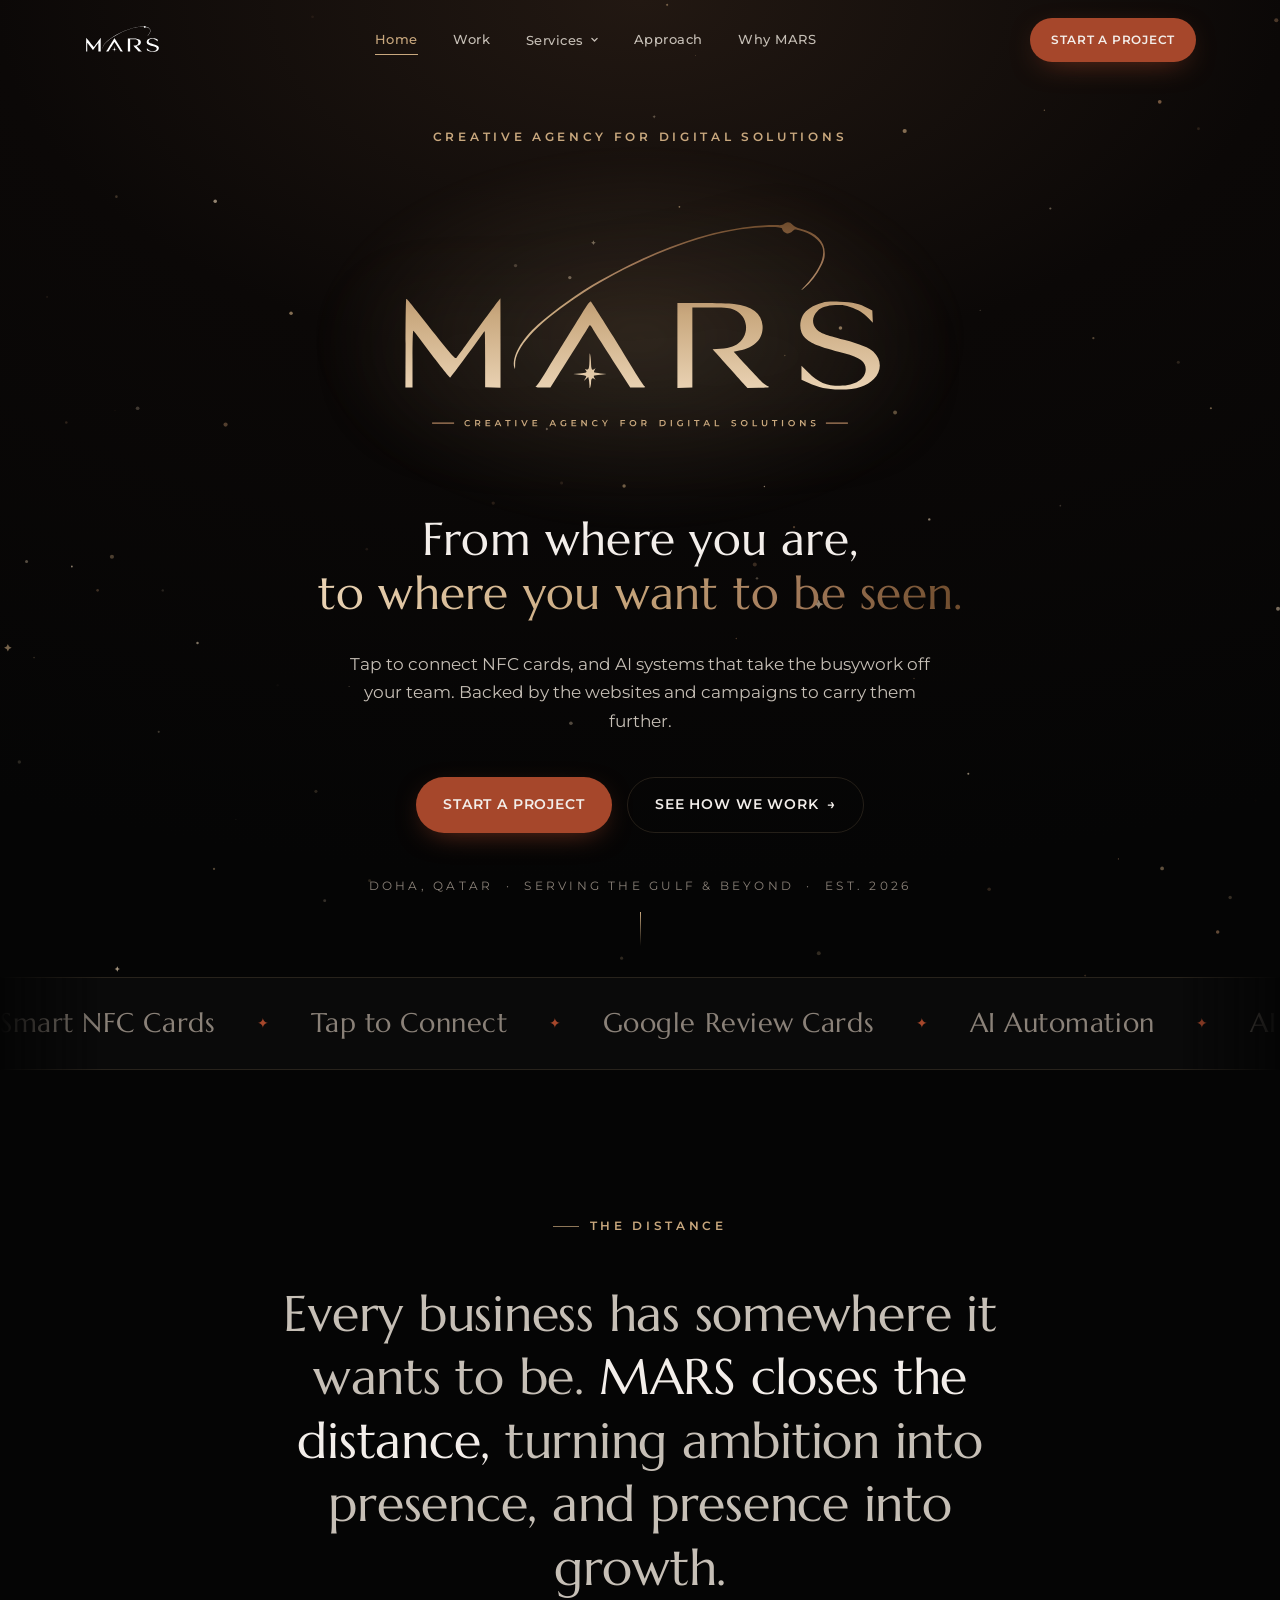
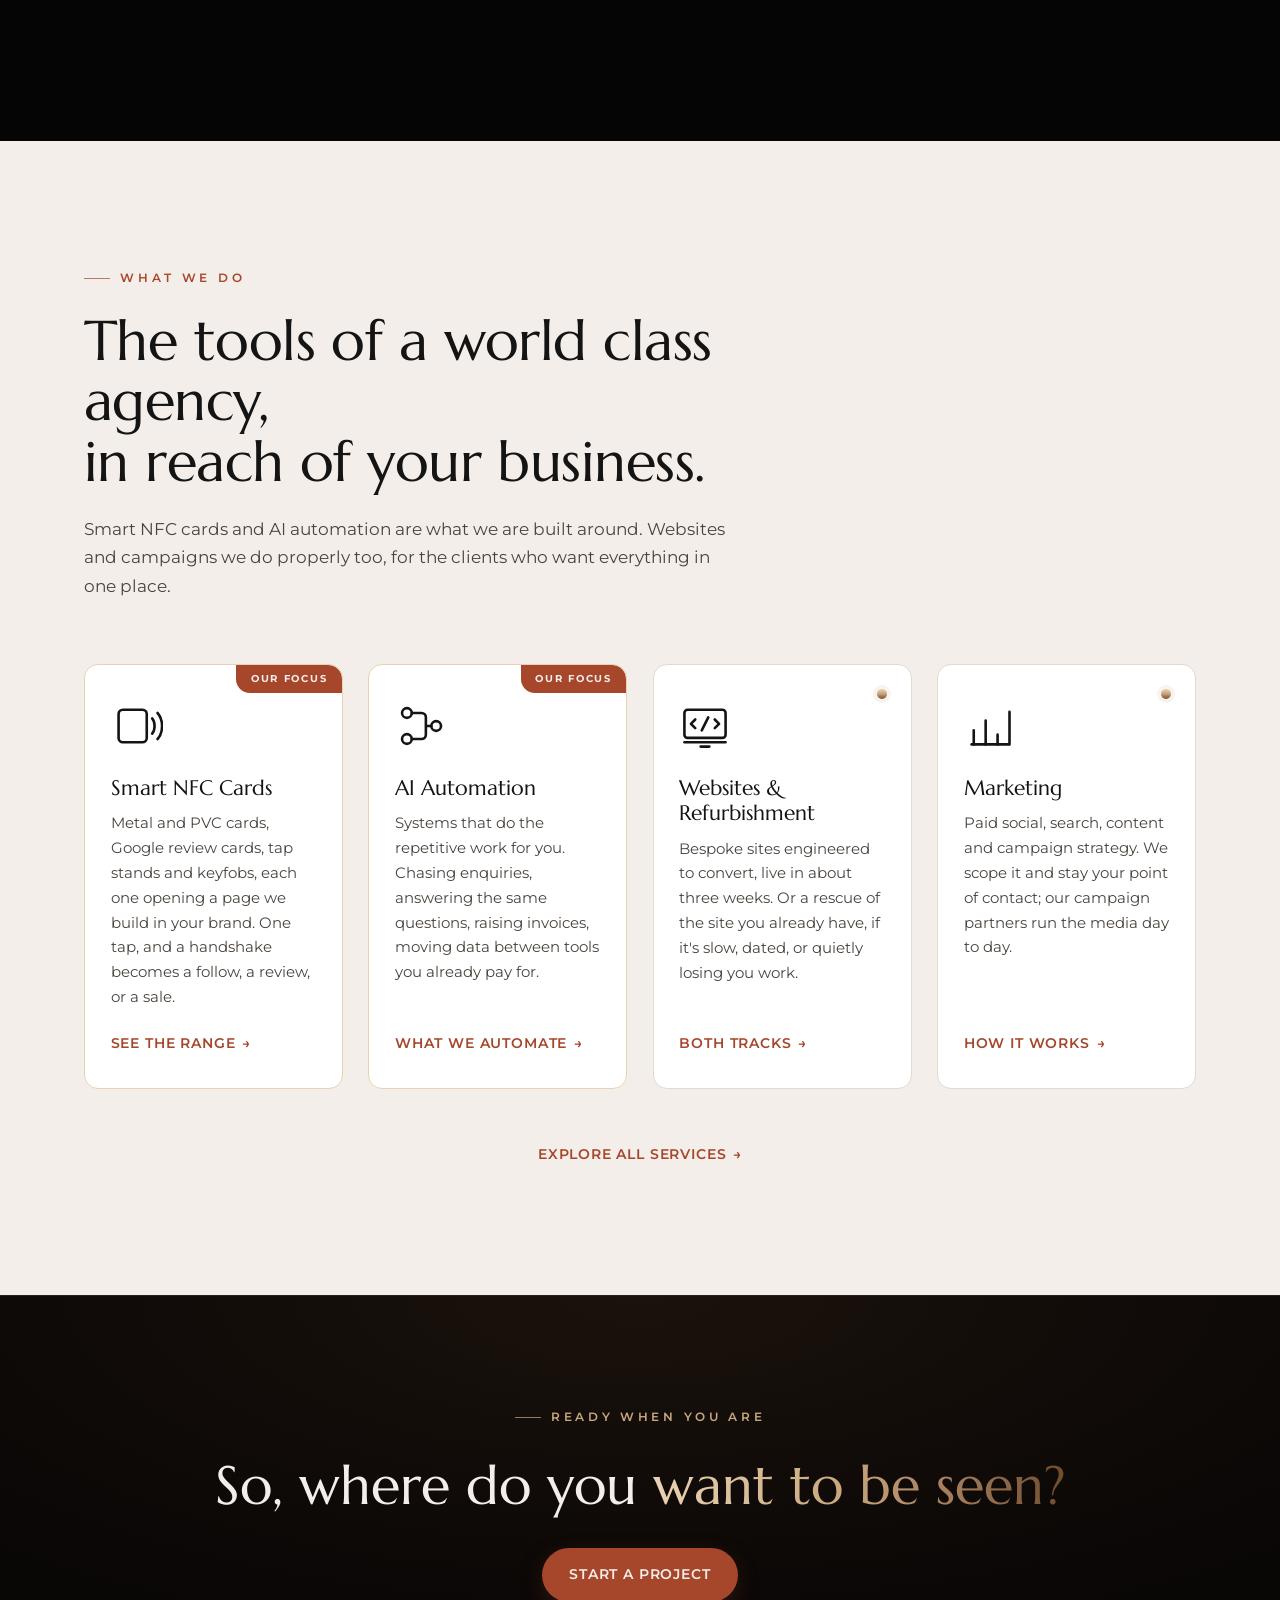
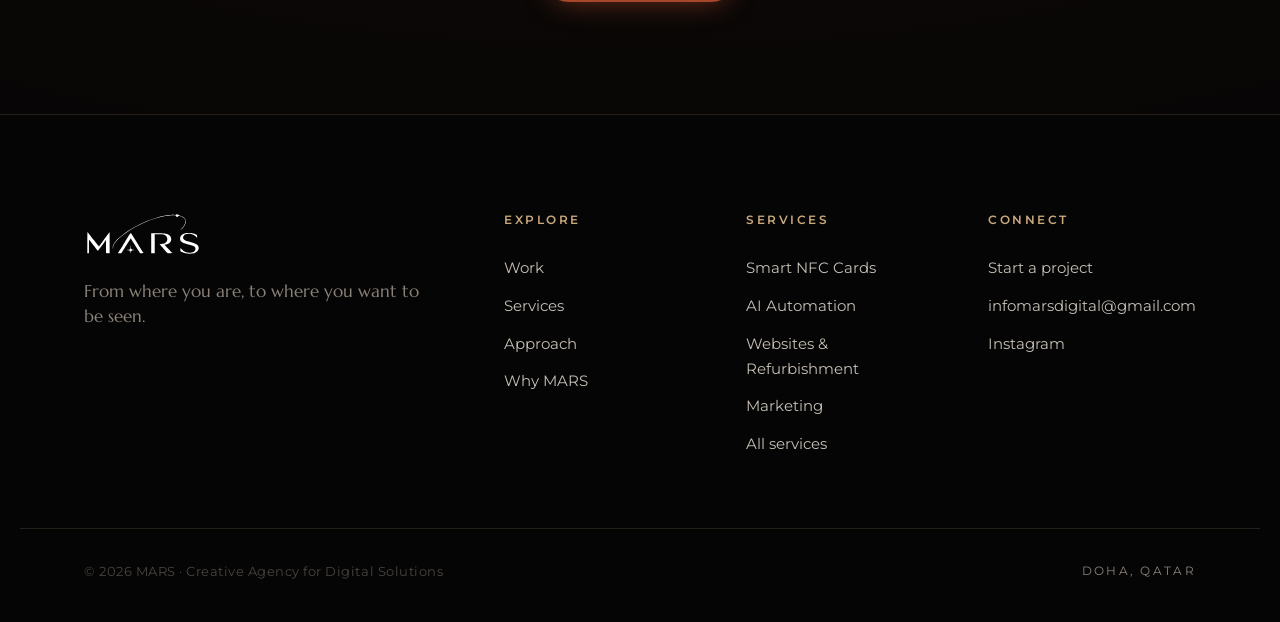
<file: index.html>
<!DOCTYPE html>
<html lang="en">
<head>
  <meta charset="UTF-8" />
  <meta name="viewport" content="width=device-width, initial-scale=1.0" />
  <title>MARS · Creative Agency for Digital Solutions</title>
  <meta name="description" content="MARS is a creative agency for digital solutions specialising in smart NFC cards and AI automation, plus websites and marketing. Tap to connect cards, stands and tags, and systems that run the repetitive work for you." />
  <meta name="theme-color" content="#050505" />

  <meta property="og:type" content="website" />
  <meta property="og:title" content="MARS · Creative Agency for Digital Solutions" />
  <meta property="og:description" content="From where you are, to where you want to be seen. Smart NFC cards and AI automation for ambitious brands, plus websites and campaigns." />
  <meta property="og:image" content="assets/logos/MARS_Logo_Primary_Dark.svg" />

  <link rel="icon" type="image/svg+xml" href="assets/logos/MARS_Icon.svg" />

  <link rel="preconnect" href="https://fonts.googleapis.com" />
  <link rel="preconnect" href="https://fonts.gstatic.com" crossorigin />
  <link href="https://fonts.googleapis.com/css2?family=Marcellus&family=Montserrat:wght@300;400;500;600;700&display=swap" rel="stylesheet" />

  <link rel="stylesheet" href="css/styles.css?v=2" />
</head>
<body>

  <a class="skip-link" href="#main">Skip to content</a>

  <!-- ============================== NAV ============================== -->
  <header class="nav" id="nav">
    <div class="nav__inner">
      <a class="nav__brand" href="index.html" aria-label="MARS home">
        <img src="assets/logos/MARS_Wordmark_White.svg?v=2" alt="MARS" class="nav__logo" />
      </a>
      <nav class="nav__links" aria-label="Primary">
        <a href="index.html">Home</a>
        <a href="work.html">Work</a>
        <div class="nav__dd">
          <button class="nav__dd-btn" id="svcBtn" aria-expanded="false" aria-controls="svcMenu" aria-haspopup="true">
            Services
            <svg class="nav__dd-caret" viewBox="0 0 12 12" fill="none" stroke="currentColor" stroke-width="1.8" stroke-linecap="round" stroke-linejoin="round" aria-hidden="true"><path d="M2.5 4.5L6 8l3.5-3.5"/></svg>
          </button>
          <div class="nav__dd-menu" id="svcMenu" role="group" aria-labelledby="svcBtn">
            <a href="services.html" class="nav__dd-all">All services</a>
            <a href="nfc.html">Smart NFC Cards<small>Cards, tags &amp; stands that tap to connect</small></a>
            <a href="automation.html">AI Automation<small>Workflows and AI agents that run themselves</small></a>
            <a href="websites.html">Websites &amp; Refurbishment<small>New builds, and rescues of existing sites</small></a>
            <a href="marketing.html">Marketing<small>Campaigns, delivered with our partners</small></a>
          </div>
        </div>
        <a href="approach.html">Approach</a>
        <a href="why.html">Why MARS</a>
      </nav>
      <div class="nav__actions">
        <a href="contact.html" class="btn btn--primary btn--sm">Start a project</a>
      </div>
      <button class="nav__toggle" id="navToggle" aria-label="Open menu" aria-expanded="false" aria-controls="mobileMenu">
        <span></span><span></span>
      </button>
    </div>
    <div class="mobile-menu" id="mobileMenu" hidden>
      <a href="index.html">Home</a>
      <a href="work.html">Work</a>
      <button class="mobile-menu__toggle" id="mobileSvcToggle" aria-expanded="false" aria-controls="mobileSvc">
        Services
        <svg class="nav__dd-caret" viewBox="0 0 12 12" fill="none" stroke="currentColor" stroke-width="1.8" stroke-linecap="round" stroke-linejoin="round" aria-hidden="true"><path d="M2.5 4.5L6 8l3.5-3.5"/></svg>
      </button>
      <div class="mobile-menu__sub" id="mobileSvc" hidden>
        <a href="services.html">All services</a>
        <a href="nfc.html">Smart NFC Cards</a>
        <a href="automation.html">AI Automation</a>
        <a href="websites.html">Websites &amp; Refurbishment</a>
        <a href="marketing.html">Marketing</a>
      </div>
      <a href="approach.html">Approach</a>
      <a href="why.html">Why MARS</a>
      <a href="contact.html" class="btn btn--primary">Start a project</a>
    </div>
  </header>

  <main id="main">

    <!-- ============================== HERO ============================== -->
    <section class="hero" id="top">
      <canvas class="hero__canvas sky" id="skyCanvas" data-density="1" aria-hidden="true"></canvas>
      <div class="hero__glow" aria-hidden="true"></div>

      <div class="hero__inner reveal">
        <p class="eyebrow eyebrow--gold">Creative Agency for Digital Solutions</p>
        <img src="assets/logos/MARS_Logo_Gold_Transparent.svg" alt="MARS" class="hero__lockup" />
        <h1 class="hero__tagline">From where you are,<br /><span>to where you want to be seen.</span></h1>
        <p class="hero__sub">
          Tap to connect NFC cards, and AI systems that take the busywork off your team.
          Backed by the websites and campaigns to carry them further.
        </p>
        <div class="hero__cta">
          <a href="contact.html" class="btn btn--primary">Start a project</a>
          <a href="approach.html" class="btn btn--ghost">See how we work <span aria-hidden="true">→</span></a>
        </div>
        <p class="hero__meta">Doha, Qatar &nbsp;·&nbsp; Serving the Gulf &amp; beyond &nbsp;·&nbsp; Est. 2026</p>
      </div>

      <a href="#marquee" class="hero__scroll" aria-label="Scroll down">
        <span class="hero__scroll-line"></span>
      </a>
    </section>

    <!-- ============================== MARQUEE ============================== -->
    <div class="marquee" id="marquee" aria-hidden="true">
      <div class="marquee__track">
        <span>Smart NFC Cards</span><span class="star">✦</span>
        <span>Tap to Connect</span><span class="star">✦</span>
        <span>Google Review Cards</span><span class="star">✦</span>
        <span>AI Automation</span><span class="star">✦</span>
        <span>AI Agents</span><span class="star">✦</span>
        <span>Workflow Automation</span><span class="star">✦</span>
        <span>Websites</span><span class="star">✦</span>
        <span>Marketing Campaigns</span><span class="star">✦</span>
        <span>Smart NFC Cards</span><span class="star">✦</span>
        <span>Tap to Connect</span><span class="star">✦</span>
        <span>Google Review Cards</span><span class="star">✦</span>
        <span>AI Automation</span><span class="star">✦</span>
        <span>AI Agents</span><span class="star">✦</span>
        <span>Workflow Automation</span><span class="star">✦</span>
        <span>Websites</span><span class="star">✦</span>
        <span>Marketing Campaigns</span><span class="star">✦</span>
      </div>
    </div>

    <!-- ============================== POSITIONING ============================== -->
    <section class="statement">
      <div class="container">
        <p class="eyebrow eyebrow--gold reveal">The Distance</p>
        <p class="statement__lead reveal">
          Every business has somewhere it wants to be. <em>MARS closes the distance,</em>
          turning ambition into presence, and presence into growth.
        </p>
      </div>
    </section>

    <!-- ============================== WHAT WE DO (overview) ============================== -->
    <section class="services section--light" id="services">
      <div class="container">
        <div class="section-head reveal">
          <p class="eyebrow eyebrow--terra">What we do</p>
          <h2 class="section-title">The tools of a world class agency,<br />in reach of your business.</h2>
          <p class="section-intro">
            Smart NFC cards and AI automation are what we are built around. Websites and
            campaigns we do properly too, for the clients who want everything in one place.
          </p>
        </div>

        <div class="services__grid">
          <article class="service-card service-card--lead reveal">
            <span class="service-card__flag">Our focus</span>
            <div class="service-card__icon" aria-hidden="true">
              <svg viewBox="0 0 48 48" fill="none" stroke="currentColor" stroke-width="2.4" stroke-linecap="round" stroke-linejoin="round">
                <rect x="7" y="9" width="26" height="30" rx="4"/><path d="M38 17c3 3.5 3 10.5 0 14M43 12c5.5 6 5.5 18 0 24"/>
              </svg>
            </div>
            <h3 class="service-card__title">Smart NFC Cards</h3>
            <p class="service-card__desc">
              Metal and PVC cards, Google review cards, tap stands and keyfobs, each one opening
              a page we build in your brand. One tap, and a handshake becomes a follow, a review,
              or a sale.
            </p>
            <a href="nfc.html" class="link-arrow">See the range <span aria-hidden="true">→</span></a>
          </article>

          <article class="service-card service-card--lead reveal">
            <span class="service-card__flag">Our focus</span>
            <div class="service-card__icon" aria-hidden="true">
              <svg viewBox="0 0 48 48" fill="none" stroke="currentColor" stroke-width="2.4" stroke-linecap="round" stroke-linejoin="round">
                <circle cx="11" cy="12" r="4.5"/><circle cx="11" cy="36" r="4.5"/><circle cx="38" cy="24" r="4.5"/>
                <path d="M15.5 12h9a4 4 0 014 4v8M15.5 36h9a4 4 0 004-4v-8M28.5 24h5"/>
              </svg>
            </div>
            <h3 class="service-card__title">AI Automation</h3>
            <p class="service-card__desc">
              Systems that do the repetitive work for you. Chasing enquiries, answering the same
              questions, raising invoices, moving data between tools you already pay for.
            </p>
            <a href="automation.html" class="link-arrow">What we automate <span aria-hidden="true">→</span></a>
          </article>

          <article class="service-card reveal">
            <span class="service-card__marker" aria-hidden="true"></span>
            <div class="service-card__icon" aria-hidden="true">
              <svg viewBox="0 0 48 48" fill="none" stroke="currentColor" stroke-width="2.4" stroke-linecap="round" stroke-linejoin="round">
                <rect x="5" y="9" width="38" height="26" rx="3"/><path d="M5 39h38M20 43h8"/><path d="M15 18l-4 4 4 4M33 18l4 4-4 4M27 16l-6 12"/>
              </svg>
            </div>
            <h3 class="service-card__title">Websites &amp; Refurbishment</h3>
            <p class="service-card__desc">
              Bespoke sites engineered to convert, live in about three weeks. Or a rescue of the
              site you already have, if it's slow, dated, or quietly losing you work.
            </p>
            <a href="websites.html" class="link-arrow">Both tracks <span aria-hidden="true">→</span></a>
          </article>

          <article class="service-card reveal">
            <span class="service-card__marker" aria-hidden="true"></span>
            <div class="service-card__icon" aria-hidden="true">
              <svg viewBox="0 0 48 48" fill="none" stroke="currentColor" stroke-width="2.4" stroke-linecap="round" stroke-linejoin="round">
                <path d="M7 41h34"/><path d="M9 41V28M20 41V19M31 41V32M42 41V11"/>
              </svg>
            </div>
            <h3 class="service-card__title">Marketing</h3>
            <p class="service-card__desc">
              Paid social, search, content and campaign strategy. We scope it and stay your point
              of contact; our campaign partners run the media day to day.
            </p>
            <a href="marketing.html" class="link-arrow">How it works <span aria-hidden="true">→</span></a>
          </article>
        </div>

        <div class="services__foot reveal">
          <a href="services.html" class="link-arrow">Explore all services <span aria-hidden="true">→</span></a>
        </div>
      </div>
    </section>

  </main>

  <!-- ============================== CTA BAND ============================== -->
  <section class="cta-band">
    <div class="container cta-band__inner reveal">
      <p class="eyebrow eyebrow--gold">Ready when you are</p>
      <h2 class="cta-band__title">So, where do you <span>want to be seen?</span></h2>
      <a href="contact.html" class="btn btn--primary">Start a project</a>
    </div>
  </section>

  <!-- ============================== FOOTER ============================== -->
  <footer class="footer">
    <div class="container footer__inner">
      <div class="footer__brand">
        <img src="assets/logos/MARS_Wordmark_White.svg?v=2" alt="MARS · Creative Agency for Digital Solutions" class="footer__logo" />
        <p class="footer__tagline">From where you are, to where you want to be seen.</p>
      </div>
      <nav class="footer__col" aria-label="Explore">
        <h4>Explore</h4>
        <a href="work.html">Work</a>
        <a href="services.html">Services</a>
        <a href="approach.html">Approach</a>
        <a href="why.html">Why MARS</a>
      </nav>
      <nav class="footer__col" aria-label="Services">
        <h4>Services</h4>
        <a href="nfc.html">Smart NFC Cards</a>
        <a href="automation.html">AI Automation</a>
        <a href="websites.html">Websites &amp; Refurbishment</a>
        <a href="marketing.html">Marketing</a>
        <a href="services.html">All services</a>
      </nav>
      <nav class="footer__col" aria-label="Connect">
        <h4>Connect</h4>
        <a href="contact.html">Start a project</a>
        <a href="mailto:infomarsdigital@gmail.com">infomarsdigital@gmail.com</a>
        <a href="https://www.instagram.com/mars.digital.solutions" data-social="instagram" target="_blank" rel="noopener">Instagram</a>
      </nav>
    </div>
    <div class="container footer__bottom">
      <p>© <span id="year">2026</span> MARS · Creative Agency for Digital Solutions</p>
      <p class="footer__made">Doha, Qatar</p>
    </div>
  </footer>

  <script src="js/script.js?v=2"></script>
</body>
</html>
</file>
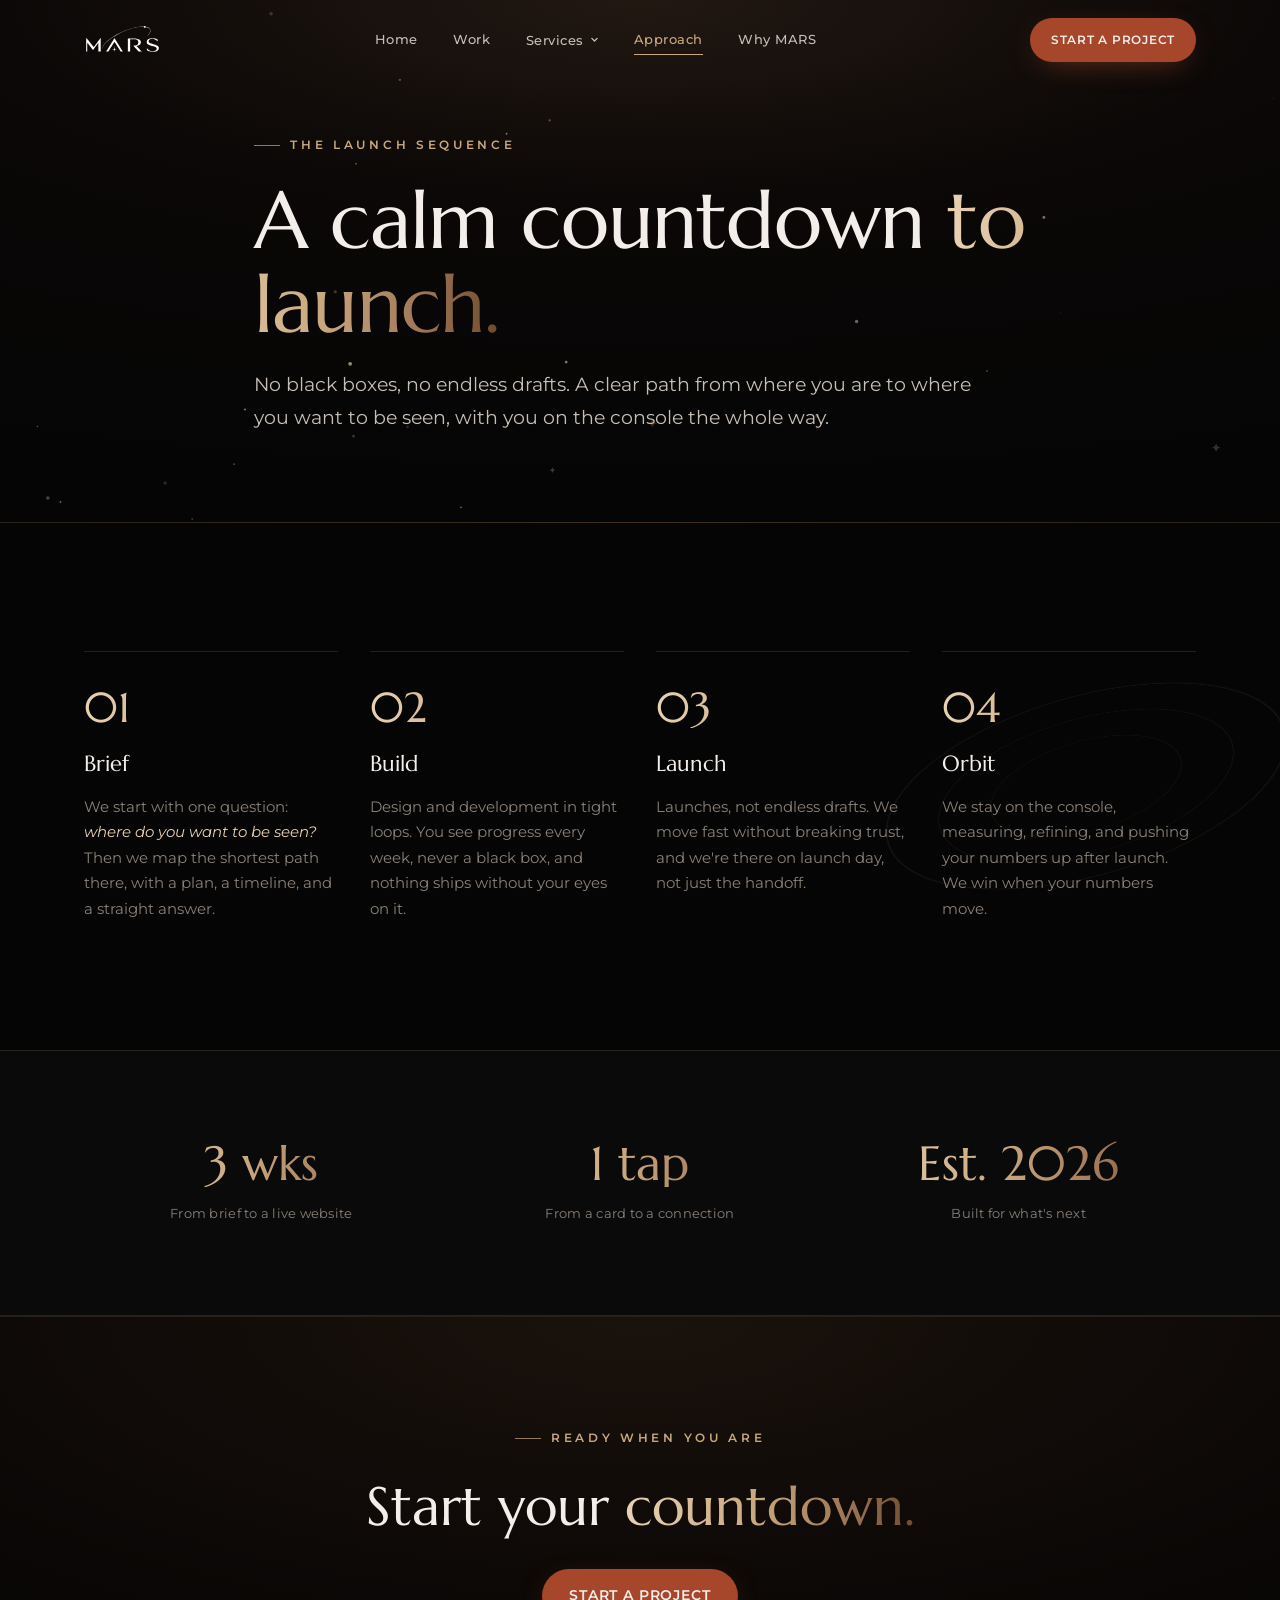
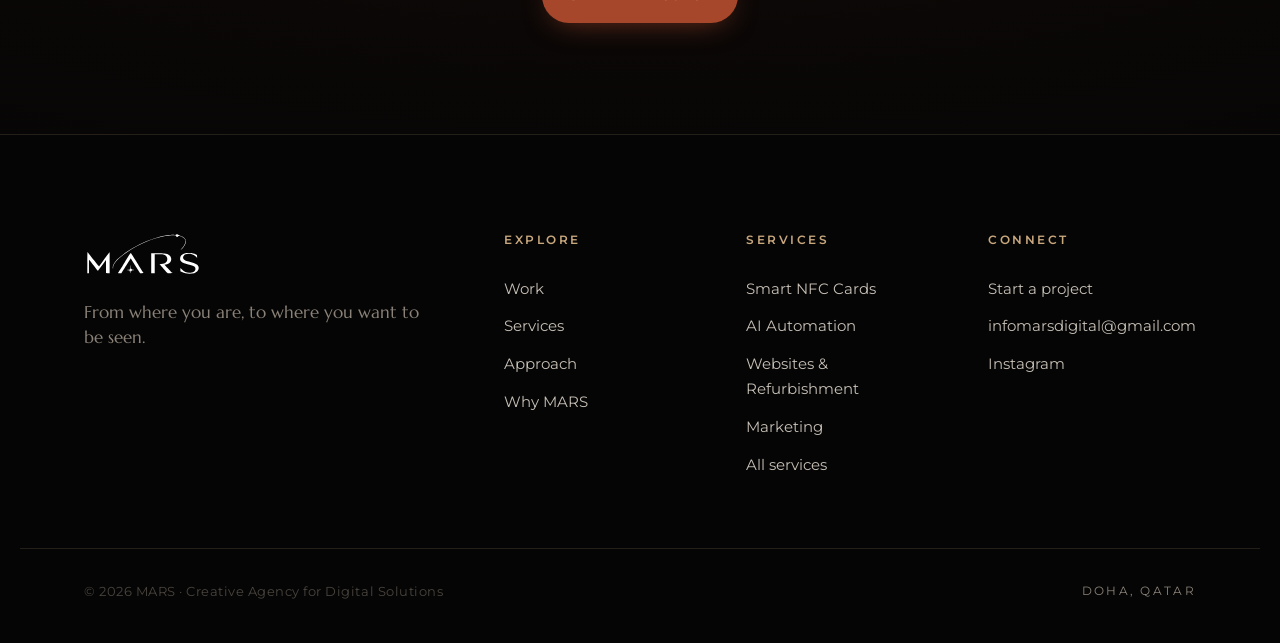
<file: approach.html>
<!DOCTYPE html>
<html lang="en">
<head>
  <meta charset="UTF-8" />
  <meta name="viewport" content="width=device-width, initial-scale=1.0" />
  <title>Approach · MARS</title>
  <meta name="description" content="The MARS launch sequence: a calm countdown to launch. Brief, Build, Launch, Orbit. No black boxes, no endless drafts, a clear path from where you are to where you want to be seen." />
  <meta name="theme-color" content="#050505" />
  <link rel="icon" type="image/svg+xml" href="assets/logos/MARS_Icon.svg" />
  <link rel="preconnect" href="https://fonts.googleapis.com" />
  <link rel="preconnect" href="https://fonts.gstatic.com" crossorigin />
  <link href="https://fonts.googleapis.com/css2?family=Marcellus&family=Montserrat:wght@300;400;500;600;700&display=swap" rel="stylesheet" />
  <link rel="stylesheet" href="css/styles.css?v=2" />
</head>
<body>
  <a class="skip-link" href="#main">Skip to content</a>

  <header class="nav" id="nav">
    <div class="nav__inner">
      <a class="nav__brand" href="index.html" aria-label="MARS home">
        <img src="assets/logos/MARS_Wordmark_White.svg?v=2" alt="MARS" class="nav__logo" />
      </a>
      <nav class="nav__links" aria-label="Primary">
        <a href="index.html">Home</a>
        <a href="work.html">Work</a>
        <div class="nav__dd">
          <button class="nav__dd-btn" id="svcBtn" aria-expanded="false" aria-controls="svcMenu" aria-haspopup="true">
            Services
            <svg class="nav__dd-caret" viewBox="0 0 12 12" fill="none" stroke="currentColor" stroke-width="1.8" stroke-linecap="round" stroke-linejoin="round" aria-hidden="true"><path d="M2.5 4.5L6 8l3.5-3.5"/></svg>
          </button>
          <div class="nav__dd-menu" id="svcMenu" role="group" aria-labelledby="svcBtn">
            <a href="services.html" class="nav__dd-all">All services</a>
            <a href="nfc.html">Smart NFC Cards<small>Cards, tags &amp; stands that tap to connect</small></a>
            <a href="automation.html">AI Automation<small>Workflows and AI agents that run themselves</small></a>
            <a href="websites.html">Websites &amp; Refurbishment<small>New builds, and rescues of existing sites</small></a>
            <a href="marketing.html">Marketing<small>Campaigns, delivered with our partners</small></a>
          </div>
        </div>
        <a href="approach.html">Approach</a>
        <a href="why.html">Why MARS</a>
      </nav>
      <div class="nav__actions">
        <a href="contact.html" class="btn btn--primary btn--sm">Start a project</a>
      </div>
      <button class="nav__toggle" id="navToggle" aria-label="Open menu" aria-expanded="false" aria-controls="mobileMenu">
        <span></span><span></span>
      </button>
    </div>
    <div class="mobile-menu" id="mobileMenu" hidden>
      <a href="index.html">Home</a>
      <a href="work.html">Work</a>
      <button class="mobile-menu__toggle" id="mobileSvcToggle" aria-expanded="false" aria-controls="mobileSvc">
        Services
        <svg class="nav__dd-caret" viewBox="0 0 12 12" fill="none" stroke="currentColor" stroke-width="1.8" stroke-linecap="round" stroke-linejoin="round" aria-hidden="true"><path d="M2.5 4.5L6 8l3.5-3.5"/></svg>
      </button>
      <div class="mobile-menu__sub" id="mobileSvc" hidden>
        <a href="services.html">All services</a>
        <a href="nfc.html">Smart NFC Cards</a>
        <a href="automation.html">AI Automation</a>
        <a href="websites.html">Websites &amp; Refurbishment</a>
        <a href="marketing.html">Marketing</a>
      </div>
      <a href="approach.html">Approach</a>
      <a href="why.html">Why MARS</a>
      <a href="contact.html" class="btn btn--primary">Start a project</a>
    </div>
  </header>

  <main id="main">
    <!-- PAGE HERO -->
    <section class="page-hero">
      <canvas class="page-hero__canvas sky" data-density="0.7" aria-hidden="true"></canvas>
      <div class="container page-hero__inner reveal">
        <p class="eyebrow eyebrow--gold">The launch sequence</p>
        <h1 class="page-hero__title">A calm countdown <span>to launch.</span></h1>
        <p class="page-hero__intro">
          No black boxes, no endless drafts. A clear path from where you are to where you
          want to be seen, with you on the console the whole way.
        </p>
      </div>
    </section>

    <!-- STEPS -->
    <section class="approach" id="approach">
      <div class="approach__rings" aria-hidden="true"></div>
      <div class="container">
        <ol class="steps">
          <li class="step reveal">
            <span class="step__num">01</span>
            <h2 class="step__title">Brief</h2>
            <p class="step__desc">We start with one question: <em>where do you want to be seen?</em> Then we map the shortest path there, with a plan, a timeline, and a straight answer.</p>
          </li>
          <li class="step reveal">
            <span class="step__num">02</span>
            <h2 class="step__title">Build</h2>
            <p class="step__desc">Design and development in tight loops. You see progress every week, never a black box, and nothing ships without your eyes on it.</p>
          </li>
          <li class="step reveal">
            <span class="step__num">03</span>
            <h2 class="step__title">Launch</h2>
            <p class="step__desc">Launches, not endless drafts. We move fast without breaking trust, and we're there on launch day, not just the handoff.</p>
          </li>
          <li class="step reveal">
            <span class="step__num">04</span>
            <h2 class="step__title">Orbit</h2>
            <p class="step__desc">We stay on the console, measuring, refining, and pushing your numbers up after launch. We win when your numbers move.</p>
          </li>
        </ol>
      </div>
    </section>

    <!-- SIGNALS -->
    <section class="signals" aria-label="At a glance">
      <div class="container signals__grid">
        <div class="signal reveal">
          <span class="signal__value" data-count="3" data-suffix=" wks">3 wks</span>
          <span class="signal__label">From brief to a live website</span>
        </div>
        <div class="signal reveal">
          <span class="signal__value">1 tap</span>
          <span class="signal__label">From a card to a connection</span>
        </div>
        <div class="signal reveal">
          <span class="signal__value">Est. 2026</span>
          <span class="signal__label">Built for what's next</span>
        </div>
      </div>
    </section>
  </main>

  <section class="cta-band">
    <div class="container cta-band__inner reveal">
      <p class="eyebrow eyebrow--gold">Ready when you are</p>
      <h2 class="cta-band__title">Start your <span>countdown.</span></h2>
      <a href="contact.html" class="btn btn--primary">Start a project</a>
    </div>
  </section>

  <footer class="footer">
    <div class="container footer__inner">
      <div class="footer__brand">
        <img src="assets/logos/MARS_Wordmark_White.svg?v=2" alt="MARS · Creative Agency for Digital Solutions" class="footer__logo" />
        <p class="footer__tagline">From where you are, to where you want to be seen.</p>
      </div>
      <nav class="footer__col" aria-label="Explore">
        <h4>Explore</h4>
        <a href="work.html">Work</a>
        <a href="services.html">Services</a>
        <a href="approach.html">Approach</a>
        <a href="why.html">Why MARS</a>
      </nav>
      <nav class="footer__col" aria-label="Services">
        <h4>Services</h4>
        <a href="nfc.html">Smart NFC Cards</a>
        <a href="automation.html">AI Automation</a>
        <a href="websites.html">Websites &amp; Refurbishment</a>
        <a href="marketing.html">Marketing</a>
        <a href="services.html">All services</a>
      </nav>
      <nav class="footer__col" aria-label="Connect">
        <h4>Connect</h4>
        <a href="contact.html">Start a project</a>
        <a href="mailto:infomarsdigital@gmail.com">infomarsdigital@gmail.com</a>
        <a href="https://www.instagram.com/mars.digital.solutions" data-social="instagram" target="_blank" rel="noopener">Instagram</a>
      </nav>
    </div>
    <div class="container footer__bottom">
      <p>© <span id="year">2026</span> MARS · Creative Agency for Digital Solutions</p>
      <p class="footer__made">Doha, Qatar</p>
    </div>
  </footer>

  <script src="js/script.js?v=2"></script>
</body>
</html>
</file>
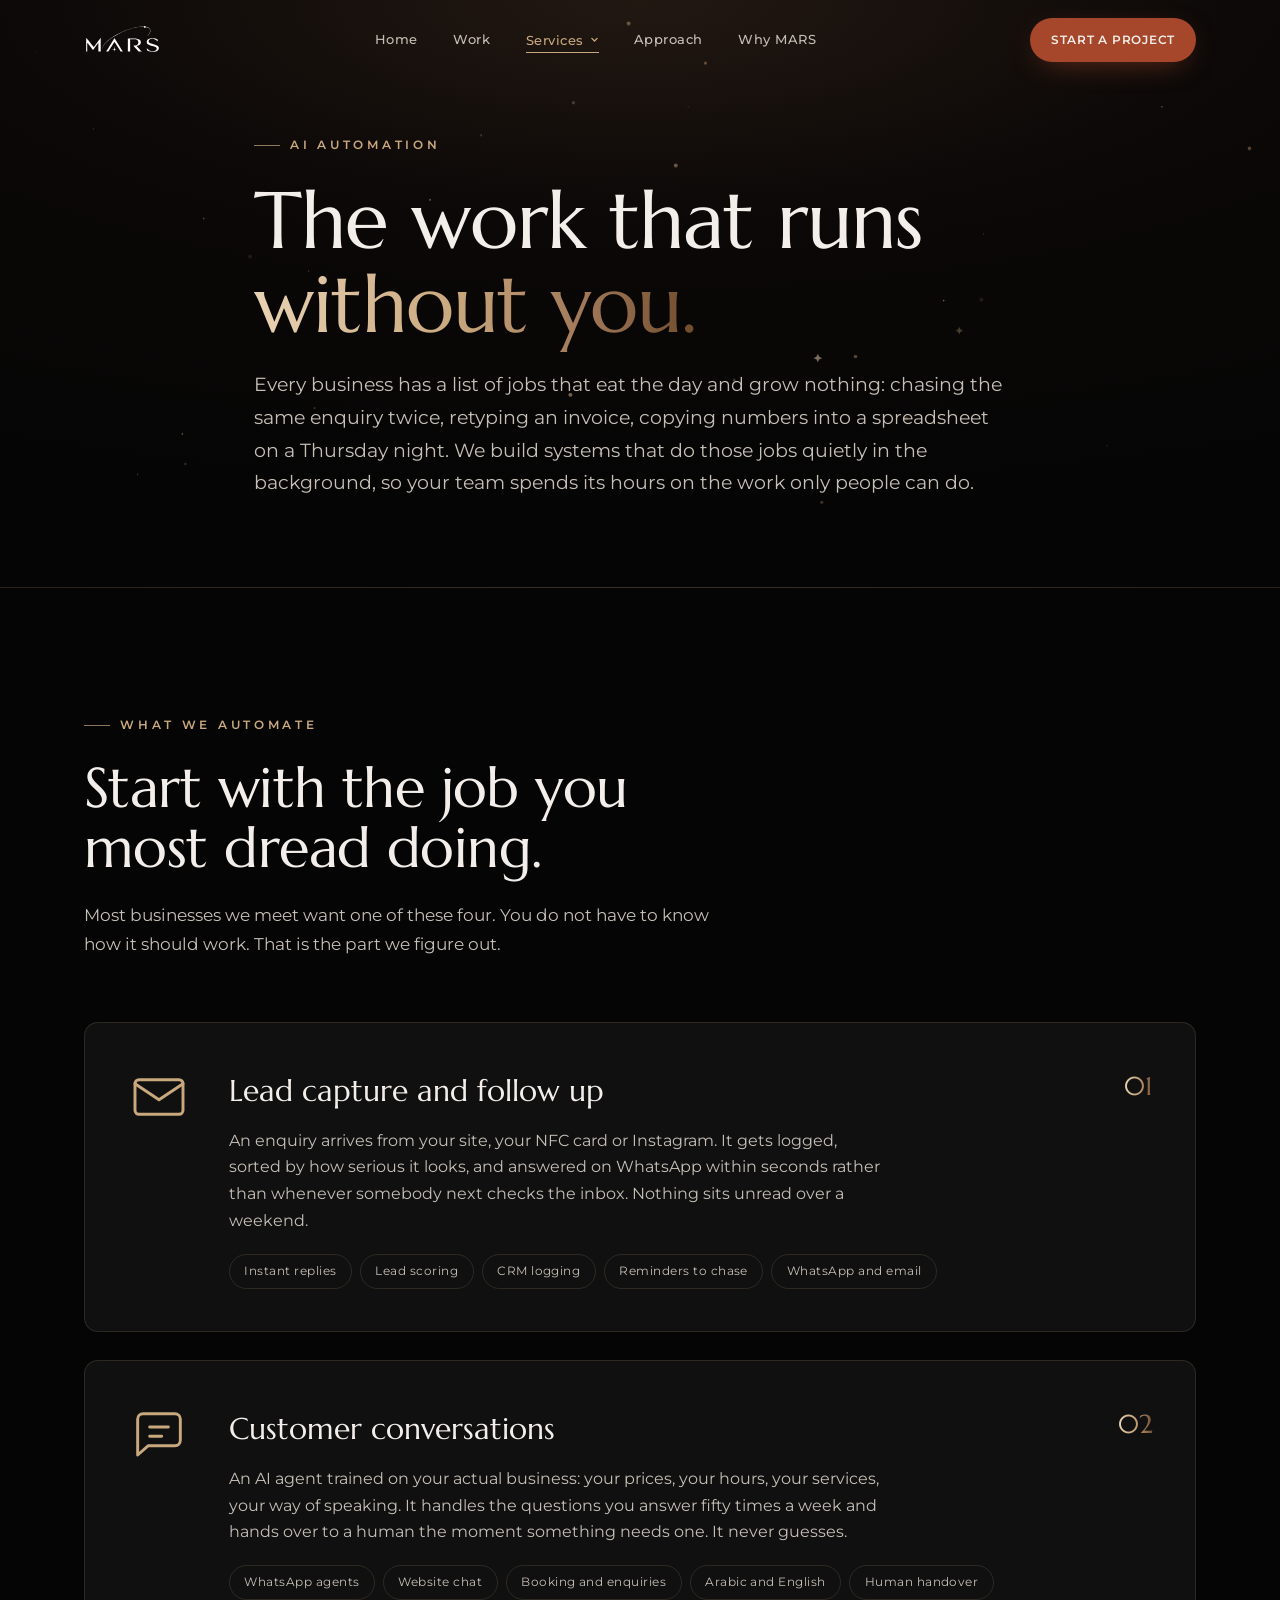
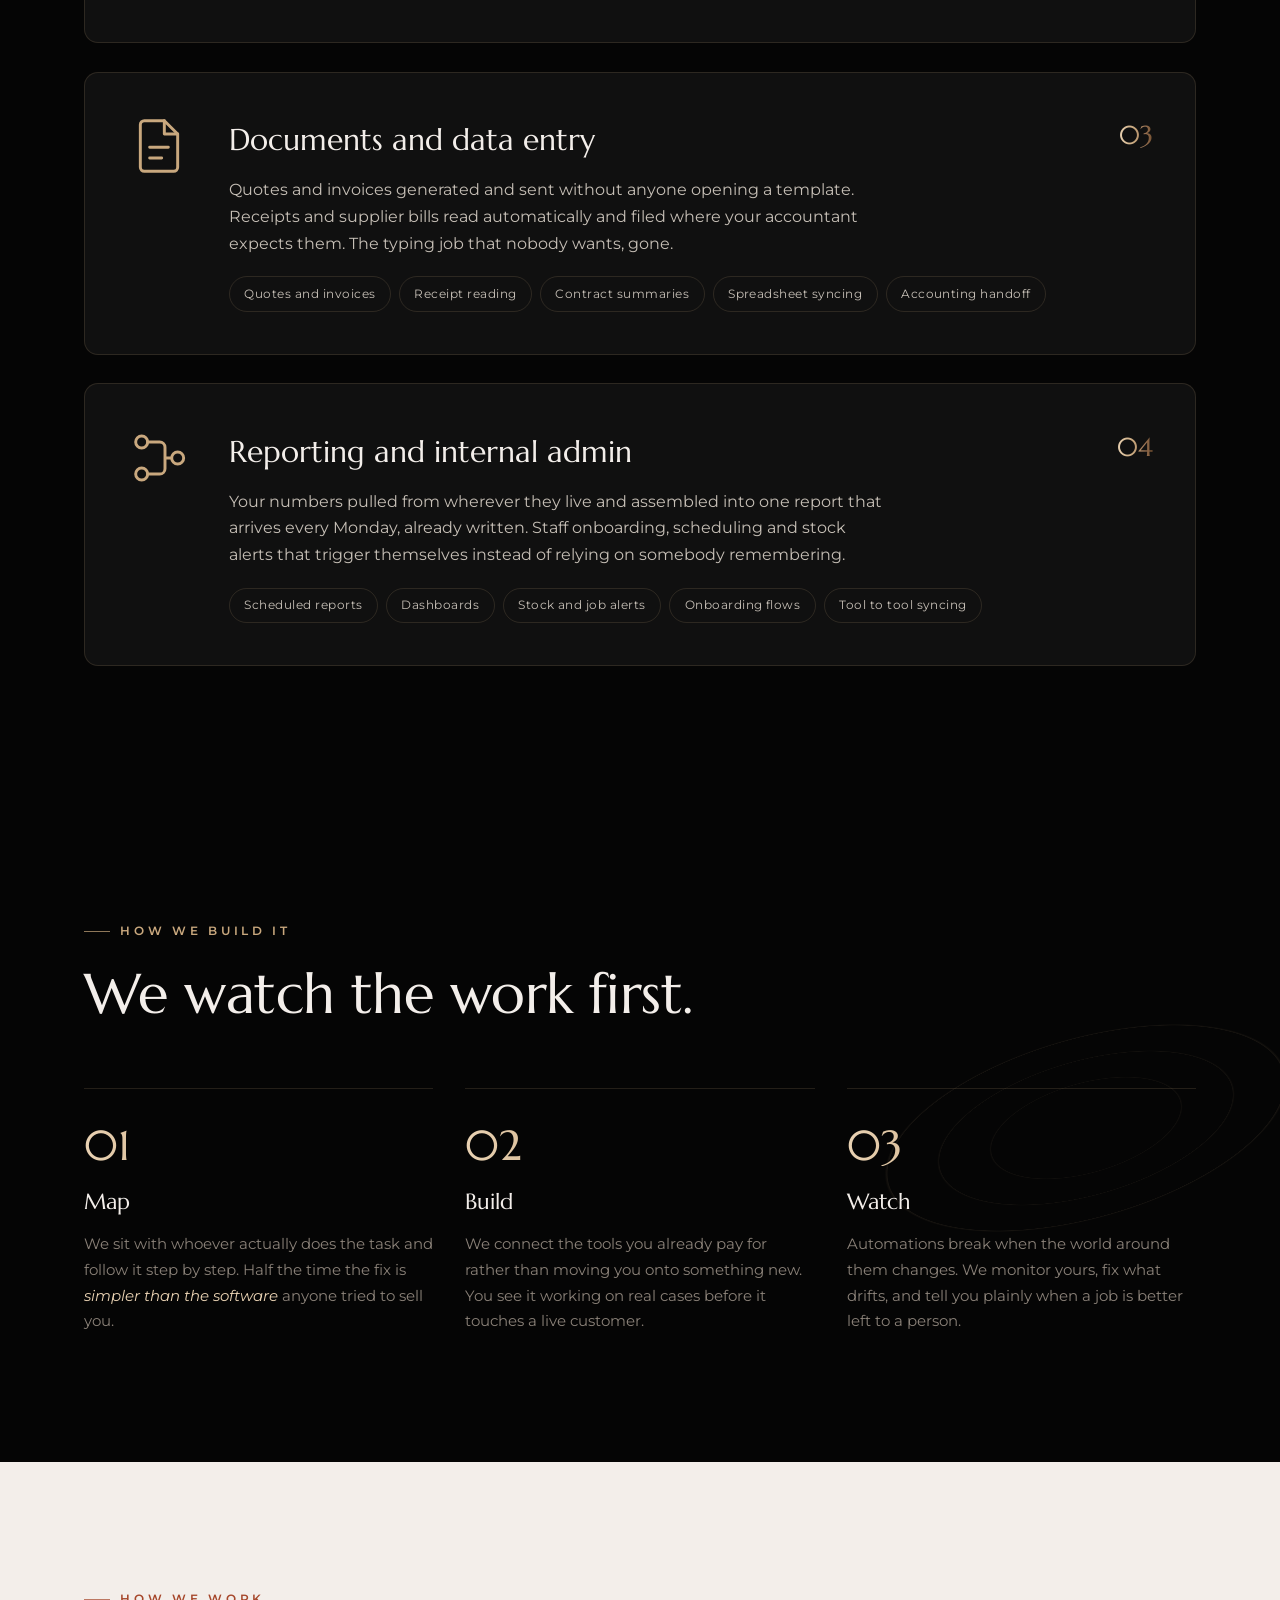
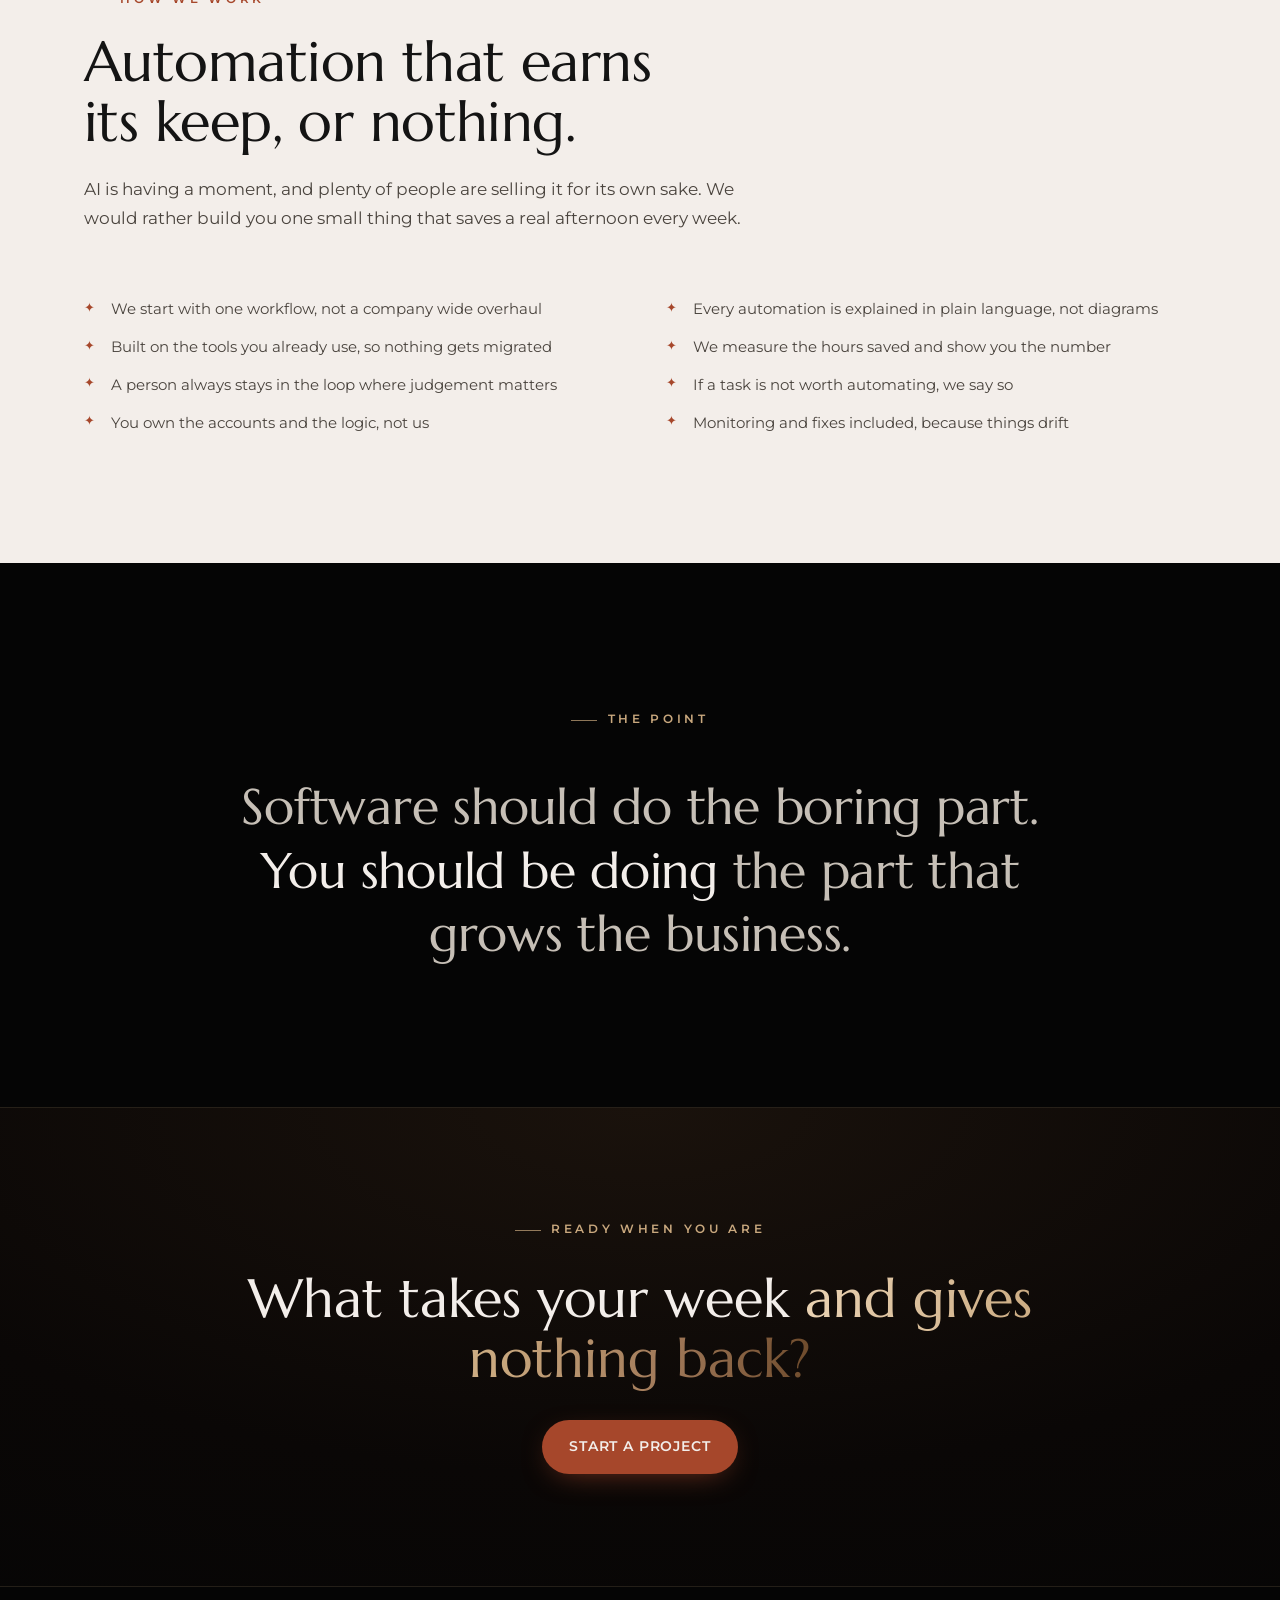
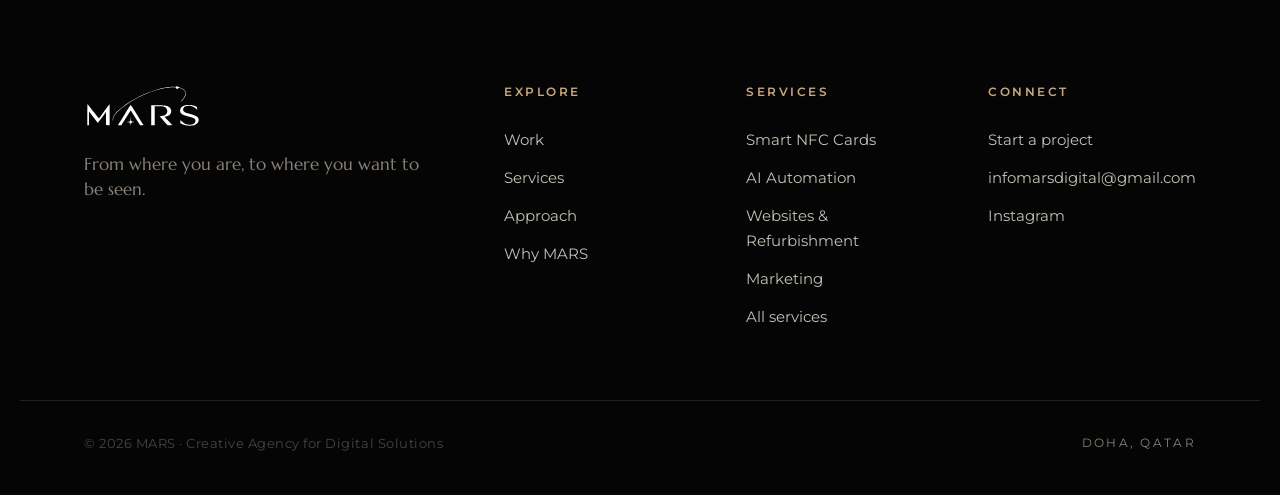
<file: automation.html>
<!DOCTYPE html>
<html lang="en">
<head>
  <meta charset="UTF-8" />
  <meta name="viewport" content="width=device-width, initial-scale=1.0" />
  <title>AI Automation · MARS</title>
  <meta name="description" content="AI automation systems and workflows from MARS. We connect the tools you already use so the repetitive work runs itself: lead follow up, customer conversations, quotes, invoices, data entry and reporting." />
  <meta name="theme-color" content="#050505" />
  <link rel="icon" type="image/svg+xml" href="assets/logos/MARS_Icon.svg" />
  <link rel="preconnect" href="https://fonts.googleapis.com" />
  <link rel="preconnect" href="https://fonts.gstatic.com" crossorigin />
  <link href="https://fonts.googleapis.com/css2?family=Marcellus&family=Montserrat:wght@300;400;500;600;700&display=swap" rel="stylesheet" />
  <link rel="stylesheet" href="css/styles.css?v=2" />
</head>
<body>
  <a class="skip-link" href="#main">Skip to content</a>

  <header class="nav" id="nav">
    <div class="nav__inner">
      <a class="nav__brand" href="index.html" aria-label="MARS home">
        <img src="assets/logos/MARS_Wordmark_White.svg?v=2" alt="MARS" class="nav__logo" />
      </a>
      <nav class="nav__links" aria-label="Primary">
        <a href="index.html">Home</a>
        <a href="work.html">Work</a>
        <div class="nav__dd">
          <button class="nav__dd-btn" id="svcBtn" aria-expanded="false" aria-controls="svcMenu" aria-haspopup="true">
            Services
            <svg class="nav__dd-caret" viewBox="0 0 12 12" fill="none" stroke="currentColor" stroke-width="1.8" stroke-linecap="round" stroke-linejoin="round" aria-hidden="true"><path d="M2.5 4.5L6 8l3.5-3.5"/></svg>
          </button>
          <div class="nav__dd-menu" id="svcMenu" role="group" aria-labelledby="svcBtn">
            <a href="services.html" class="nav__dd-all">All services</a>
            <a href="nfc.html">Smart NFC Cards<small>Cards, tags &amp; stands that tap to connect</small></a>
            <a href="automation.html">AI Automation<small>Workflows and AI agents that run themselves</small></a>
            <a href="websites.html">Websites &amp; Refurbishment<small>New builds, and rescues of existing sites</small></a>
            <a href="marketing.html">Marketing<small>Campaigns, delivered with our partners</small></a>
          </div>
        </div>
        <a href="approach.html">Approach</a>
        <a href="why.html">Why MARS</a>
      </nav>
      <div class="nav__actions">
        <a href="contact.html" class="btn btn--primary btn--sm">Start a project</a>
      </div>
      <button class="nav__toggle" id="navToggle" aria-label="Open menu" aria-expanded="false" aria-controls="mobileMenu">
        <span></span><span></span>
      </button>
    </div>
    <div class="mobile-menu" id="mobileMenu" hidden>
      <a href="index.html">Home</a>
      <a href="work.html">Work</a>
      <button class="mobile-menu__toggle" id="mobileSvcToggle" aria-expanded="false" aria-controls="mobileSvc">
        Services
        <svg class="nav__dd-caret" viewBox="0 0 12 12" fill="none" stroke="currentColor" stroke-width="1.8" stroke-linecap="round" stroke-linejoin="round" aria-hidden="true"><path d="M2.5 4.5L6 8l3.5-3.5"/></svg>
      </button>
      <div class="mobile-menu__sub" id="mobileSvc" hidden>
        <a href="services.html">All services</a>
        <a href="nfc.html">Smart NFC Cards</a>
        <a href="automation.html">AI Automation</a>
        <a href="websites.html">Websites &amp; Refurbishment</a>
        <a href="marketing.html">Marketing</a>
      </div>
      <a href="approach.html">Approach</a>
      <a href="why.html">Why MARS</a>
      <a href="contact.html" class="btn btn--primary">Start a project</a>
    </div>
  </header>

  <main id="main">
    <!-- PAGE HERO -->
    <section class="page-hero">
      <canvas class="page-hero__canvas sky" data-density="0.7" aria-hidden="true"></canvas>
      <div class="container page-hero__inner reveal">
        <p class="eyebrow eyebrow--gold">AI Automation</p>
        <h1 class="page-hero__title">The work that runs <span>without you.</span></h1>
        <p class="page-hero__intro">
          Every business has a list of jobs that eat the day and grow nothing: chasing the same
          enquiry twice, retyping an invoice, copying numbers into a spreadsheet on a Thursday
          night. We build systems that do those jobs quietly in the background, so your team
          spends its hours on the work only people can do.
        </p>
      </div>
    </section>

    <!-- WHAT WE AUTOMATE -->
    <section class="page-section page-section--dark">
      <div class="container">
        <div class="section-head reveal">
          <p class="eyebrow eyebrow--gold">What we automate</p>
          <h2 class="section-title section-title--light">Start with the job you<br />most dread doing.</h2>
          <p class="section-intro section-intro--muted">
            Most businesses we meet want one of these four. You do not have to know how it should
            work. That is the part we figure out.
          </p>
        </div>

        <div class="svc-detail">

          <article class="svc-row reveal">
            <div class="svc-row__icon" aria-hidden="true">
              <svg viewBox="0 0 48 48" fill="none" stroke="currentColor" stroke-width="2.2" stroke-linecap="round" stroke-linejoin="round">
                <path d="M6 14l18 12L42 14"/><rect x="6" y="11" width="36" height="26" rx="3"/>
              </svg>
            </div>
            <div>
              <h2 class="svc-row__title">Lead capture and follow up</h2>
              <p class="svc-row__desc">
                An enquiry arrives from your site, your NFC card or Instagram. It gets logged,
                sorted by how serious it looks, and answered on WhatsApp within seconds rather
                than whenever somebody next checks the inbox. Nothing sits unread over a weekend.
              </p>
              <ul class="svc-row__list">
                <li>Instant replies</li><li>Lead scoring</li><li>CRM logging</li>
                <li>Reminders to chase</li><li>WhatsApp and email</li>
              </ul>
            </div>
            <span class="svc-row__num">01</span>
          </article>

          <article class="svc-row reveal">
            <div class="svc-row__icon" aria-hidden="true">
              <svg viewBox="0 0 48 48" fill="none" stroke="currentColor" stroke-width="2.2" stroke-linecap="round" stroke-linejoin="round">
                <path d="M40 28a4 4 0 01-4 4H16l-8 7V12a4 4 0 014-4h24a4 4 0 014 4z"/><path d="M17 18h14M17 25h9"/>
              </svg>
            </div>
            <div>
              <h2 class="svc-row__title">Customer conversations</h2>
              <p class="svc-row__desc">
                An AI agent trained on your actual business: your prices, your hours, your
                services, your way of speaking. It handles the questions you answer fifty times a
                week and hands over to a human the moment something needs one. It never guesses.
              </p>
              <ul class="svc-row__list">
                <li>WhatsApp agents</li><li>Website chat</li><li>Booking and enquiries</li>
                <li>Arabic and English</li><li>Human handover</li>
              </ul>
            </div>
            <span class="svc-row__num">02</span>
          </article>

          <article class="svc-row reveal">
            <div class="svc-row__icon" aria-hidden="true">
              <svg viewBox="0 0 48 48" fill="none" stroke="currentColor" stroke-width="2.2" stroke-linecap="round" stroke-linejoin="round">
                <path d="M28 5H13a3 3 0 00-3 3v32a3 3 0 003 3h22a3 3 0 003-3V15z"/><path d="M28 5v10h10"/><path d="M17 25h14M17 33h9"/>
              </svg>
            </div>
            <div>
              <h2 class="svc-row__title">Documents and data entry</h2>
              <p class="svc-row__desc">
                Quotes and invoices generated and sent without anyone opening a template. Receipts
                and supplier bills read automatically and filed where your accountant expects
                them. The typing job that nobody wants, gone.
              </p>
              <ul class="svc-row__list">
                <li>Quotes and invoices</li><li>Receipt reading</li><li>Contract summaries</li>
                <li>Spreadsheet syncing</li><li>Accounting handoff</li>
              </ul>
            </div>
            <span class="svc-row__num">03</span>
          </article>

          <article class="svc-row reveal">
            <div class="svc-row__icon" aria-hidden="true">
              <svg viewBox="0 0 48 48" fill="none" stroke="currentColor" stroke-width="2.2" stroke-linecap="round" stroke-linejoin="round">
                <circle cx="11" cy="12" r="4.5"/><circle cx="11" cy="36" r="4.5"/><circle cx="38" cy="24" r="4.5"/>
                <path d="M15.5 12h9a4 4 0 014 4v8M15.5 36h9a4 4 0 004-4v-8M28.5 24h5"/>
              </svg>
            </div>
            <div>
              <h2 class="svc-row__title">Reporting and internal admin</h2>
              <p class="svc-row__desc">
                Your numbers pulled from wherever they live and assembled into one report that
                arrives every Monday, already written. Staff onboarding, scheduling and stock
                alerts that trigger themselves instead of relying on somebody remembering.
              </p>
              <ul class="svc-row__list">
                <li>Scheduled reports</li><li>Dashboards</li><li>Stock and job alerts</li>
                <li>Onboarding flows</li><li>Tool to tool syncing</li>
              </ul>
            </div>
            <span class="svc-row__num">04</span>
          </article>

        </div>
      </div>
    </section>

    <!-- HOW IT WORKS -->
    <section class="approach">
      <div class="approach__rings" aria-hidden="true"></div>
      <div class="container">
        <div class="section-head reveal">
          <p class="eyebrow eyebrow--gold">How we build it</p>
          <h2 class="section-title section-title--light">We watch the work first.</h2>
        </div>
        <ol class="steps steps--3">
          <li class="step reveal">
            <span class="step__num">01</span>
            <h3 class="step__title">Map</h3>
            <p class="step__desc">We sit with whoever actually does the task and follow it step by step. Half the time the fix is <em>simpler than the software</em> anyone tried to sell you.</p>
          </li>
          <li class="step reveal">
            <span class="step__num">02</span>
            <h3 class="step__title">Build</h3>
            <p class="step__desc">We connect the tools you already pay for rather than moving you onto something new. You see it working on real cases before it touches a live customer.</p>
          </li>
          <li class="step reveal">
            <span class="step__num">03</span>
            <h3 class="step__title">Watch</h3>
            <p class="step__desc">Automations break when the world around them changes. We monitor yours, fix what drifts, and tell you plainly when a job is better left to a person.</p>
          </li>
        </ol>
      </div>
    </section>

    <!-- HOW WE WORK -->
    <section class="page-section section--light">
      <div class="container">
        <div class="section-head reveal">
          <p class="eyebrow eyebrow--terra">How we work</p>
          <h2 class="section-title">Automation that earns<br />its keep, or nothing.</h2>
          <p class="section-intro">
            AI is having a moment, and plenty of people are selling it for its own sake. We would
            rather build you one small thing that saves a real afternoon every week.
          </p>
        </div>
        <div class="cols-2 reveal">
          <ul class="ticks">
            <li>We start with one workflow, not a company wide overhaul</li>
            <li>Built on the tools you already use, so nothing gets migrated</li>
            <li>A person always stays in the loop where judgement matters</li>
            <li>You own the accounts and the logic, not us</li>
          </ul>
          <ul class="ticks">
            <li>Every automation is explained in plain language, not diagrams</li>
            <li>We measure the hours saved and show you the number</li>
            <li>If a task is not worth automating, we say so</li>
            <li>Monitoring and fixes included, because things drift</li>
          </ul>
        </div>
      </div>
    </section>

    <!-- STATEMENT -->
    <section class="statement">
      <div class="container">
        <p class="eyebrow eyebrow--gold reveal">The point</p>
        <p class="statement__lead reveal">
          Software should do the boring part. <em>You should be doing</em>
          the part that grows the business.
        </p>
      </div>
    </section>
  </main>

  <section class="cta-band">
    <div class="container cta-band__inner reveal">
      <p class="eyebrow eyebrow--gold">Ready when you are</p>
      <h2 class="cta-band__title">What takes your week <span>and gives nothing back?</span></h2>
      <a href="contact.html" class="btn btn--primary">Start a project</a>
    </div>
  </section>

  <footer class="footer">
    <div class="container footer__inner">
      <div class="footer__brand">
        <img src="assets/logos/MARS_Wordmark_White.svg?v=2" alt="MARS · Creative Agency for Digital Solutions" class="footer__logo" />
        <p class="footer__tagline">From where you are, to where you want to be seen.</p>
      </div>
      <nav class="footer__col" aria-label="Explore">
        <h4>Explore</h4>
        <a href="work.html">Work</a>
        <a href="services.html">Services</a>
        <a href="approach.html">Approach</a>
        <a href="why.html">Why MARS</a>
      </nav>
      <nav class="footer__col" aria-label="Services">
        <h4>Services</h4>
        <a href="nfc.html">Smart NFC Cards</a>
        <a href="automation.html">AI Automation</a>
        <a href="websites.html">Websites &amp; Refurbishment</a>
        <a href="marketing.html">Marketing</a>
        <a href="services.html">All services</a>
      </nav>
      <nav class="footer__col" aria-label="Connect">
        <h4>Connect</h4>
        <a href="contact.html">Start a project</a>
        <a href="mailto:infomarsdigital@gmail.com">infomarsdigital@gmail.com</a>
        <a href="https://www.instagram.com/mars.digital.solutions" data-social="instagram" target="_blank" rel="noopener">Instagram</a>
      </nav>
    </div>
    <div class="container footer__bottom">
      <p>© <span id="year">2026</span> MARS · Creative Agency for Digital Solutions</p>
      <p class="footer__made">Doha, Qatar</p>
    </div>
  </footer>

  <script src="js/script.js?v=2"></script>
</body>
</html>
</file>
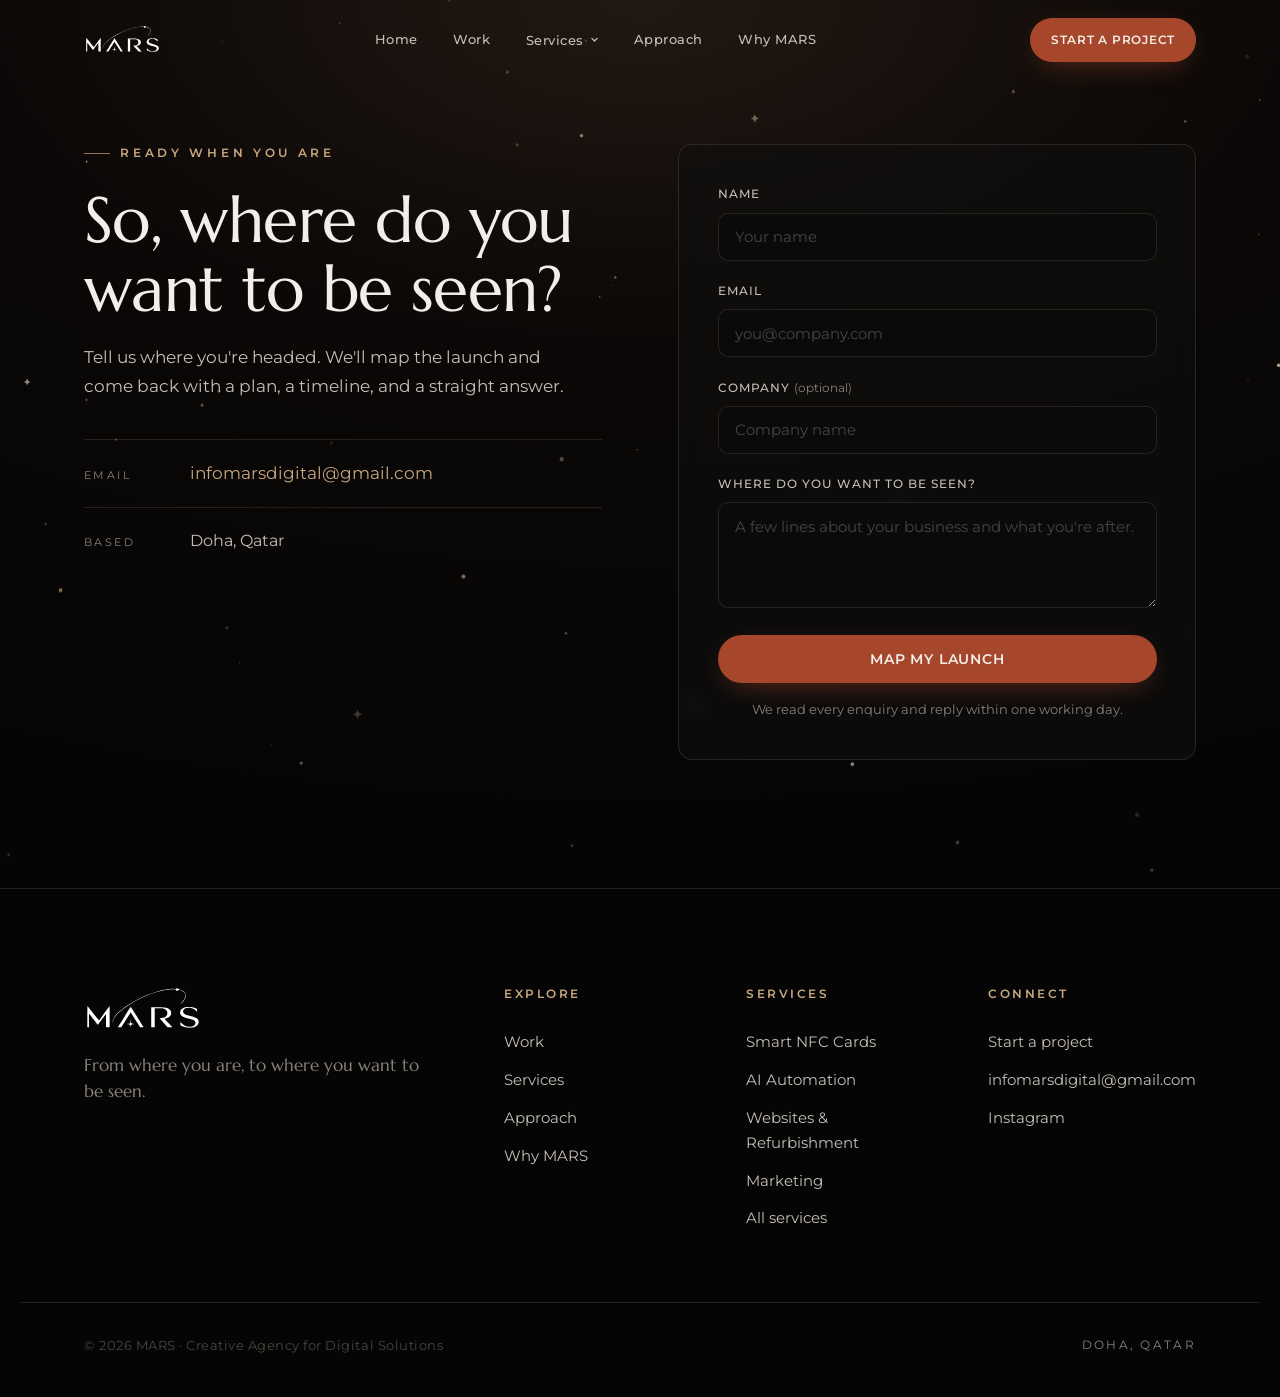
<file: contact.html>
<!DOCTYPE html>
<html lang="en">
<head>
  <meta charset="UTF-8" />
  <meta name="viewport" content="width=device-width, initial-scale=1.0" />
  <title>Contact · MARS</title>
  <meta name="description" content="Tell MARS where you're headed and we'll map the launch: a plan, a timeline, and a straight answer. infomarsdigital@gmail.com · Doha, Qatar." />
  <meta name="theme-color" content="#050505" />
  <link rel="icon" type="image/svg+xml" href="assets/logos/MARS_Icon.svg" />
  <link rel="preconnect" href="https://fonts.googleapis.com" />
  <link rel="preconnect" href="https://fonts.gstatic.com" crossorigin />
  <link href="https://fonts.googleapis.com/css2?family=Marcellus&family=Montserrat:wght@300;400;500;600;700&display=swap" rel="stylesheet" />
  <link rel="stylesheet" href="css/styles.css?v=2" />
</head>
<body>
  <a class="skip-link" href="#main">Skip to content</a>

  <header class="nav" id="nav">
    <div class="nav__inner">
      <a class="nav__brand" href="index.html" aria-label="MARS home">
        <img src="assets/logos/MARS_Wordmark_White.svg?v=2" alt="MARS" class="nav__logo" />
      </a>
      <nav class="nav__links" aria-label="Primary">
        <a href="index.html">Home</a>
        <a href="work.html">Work</a>
        <div class="nav__dd">
          <button class="nav__dd-btn" id="svcBtn" aria-expanded="false" aria-controls="svcMenu" aria-haspopup="true">
            Services
            <svg class="nav__dd-caret" viewBox="0 0 12 12" fill="none" stroke="currentColor" stroke-width="1.8" stroke-linecap="round" stroke-linejoin="round" aria-hidden="true"><path d="M2.5 4.5L6 8l3.5-3.5"/></svg>
          </button>
          <div class="nav__dd-menu" id="svcMenu" role="group" aria-labelledby="svcBtn">
            <a href="services.html" class="nav__dd-all">All services</a>
            <a href="nfc.html">Smart NFC Cards<small>Cards, tags &amp; stands that tap to connect</small></a>
            <a href="automation.html">AI Automation<small>Workflows and AI agents that run themselves</small></a>
            <a href="websites.html">Websites &amp; Refurbishment<small>New builds, and rescues of existing sites</small></a>
            <a href="marketing.html">Marketing<small>Campaigns, delivered with our partners</small></a>
          </div>
        </div>
        <a href="approach.html">Approach</a>
        <a href="why.html">Why MARS</a>
      </nav>
      <div class="nav__actions">
        <a href="contact.html" class="btn btn--primary btn--sm">Start a project</a>
      </div>
      <button class="nav__toggle" id="navToggle" aria-label="Open menu" aria-expanded="false" aria-controls="mobileMenu">
        <span></span><span></span>
      </button>
    </div>
    <div class="mobile-menu" id="mobileMenu" hidden>
      <a href="index.html">Home</a>
      <a href="work.html">Work</a>
      <button class="mobile-menu__toggle" id="mobileSvcToggle" aria-expanded="false" aria-controls="mobileSvc">
        Services
        <svg class="nav__dd-caret" viewBox="0 0 12 12" fill="none" stroke="currentColor" stroke-width="1.8" stroke-linecap="round" stroke-linejoin="round" aria-hidden="true"><path d="M2.5 4.5L6 8l3.5-3.5"/></svg>
      </button>
      <div class="mobile-menu__sub" id="mobileSvc" hidden>
        <a href="services.html">All services</a>
        <a href="nfc.html">Smart NFC Cards</a>
        <a href="automation.html">AI Automation</a>
        <a href="websites.html">Websites &amp; Refurbishment</a>
        <a href="marketing.html">Marketing</a>
      </div>
      <a href="approach.html">Approach</a>
      <a href="why.html">Why MARS</a>
      <a href="contact.html" class="btn btn--primary">Start a project</a>
    </div>
  </header>

  <main id="main">
    <!-- CONTACT -->
    <section class="contact" id="contact" style="padding-top: clamp(9rem, 16vh, 12rem);">
      <canvas class="contact__canvas sky" data-density="0.8" aria-hidden="true"></canvas>
      <div class="container contact__inner">
        <div class="contact__copy reveal">
          <p class="eyebrow eyebrow--gold">Ready when you are</p>
          <h1 class="contact__title">So, where do you<br />want to be seen?</h1>
          <p class="contact__sub">
            Tell us where you're headed. We'll map the launch and come back with a plan,
            a timeline, and a straight answer.
          </p>
          <ul class="contact__details">
            <li><span>Email</span><a href="mailto:infomarsdigital@gmail.com">infomarsdigital@gmail.com</a></li>
            <li><span>Based</span><p>Doha, Qatar</p></li>
          </ul>
        </div>

        <!--
          Posts to Formspree, which forwards each enquiry to infomarsdigital@gmail.com.
          If this endpoint is ever cleared, the JS falls back to opening the visitor's
          email app so the form never becomes a dead end.
        -->
        <form class="contact-form reveal" id="contactForm"
              action="https://formspree.io/f/xvkpzrll" method="POST" novalidate>
          <input type="hidden" name="_subject" value="New project enquiry via marsdigital" />
          <!-- Honeypot: real people never see this, bots fill it in and Formspree drops them -->
          <div class="hp" aria-hidden="true">
            <label for="cf-website">Leave this empty</label>
            <input type="text" id="cf-website" name="_gotcha" tabindex="-1" autocomplete="off" />
          </div>
          <div class="field">
            <label for="cf-name">Name</label>
            <input type="text" id="cf-name" name="name" autocomplete="name" required placeholder="Your name" />
          </div>
          <div class="field">
            <label for="cf-email">Email</label>
            <input type="email" id="cf-email" name="email" autocomplete="email" required placeholder="you@company.com" />
          </div>
          <div class="field">
            <label for="cf-company">Company <span class="opt">(optional)</span></label>
            <input type="text" id="cf-company" name="company" autocomplete="organization" placeholder="Company name" />
          </div>
          <div class="field">
            <label for="cf-message">Where do you want to be seen?</label>
            <textarea id="cf-message" name="message" rows="4" required placeholder="A few lines about your business and what you're after."></textarea>
          </div>
          <button type="submit" class="btn btn--primary btn--block" id="cf-submit">Map my launch</button>
          <p class="contact-form__note" id="formNote" role="status" aria-live="polite">
            We read every enquiry and reply within one working day.
          </p>
        </form>
      </div>
    </section>
  </main>

  <footer class="footer">
    <div class="container footer__inner">
      <div class="footer__brand">
        <img src="assets/logos/MARS_Wordmark_White.svg?v=2" alt="MARS · Creative Agency for Digital Solutions" class="footer__logo" />
        <p class="footer__tagline">From where you are, to where you want to be seen.</p>
      </div>
      <nav class="footer__col" aria-label="Explore">
        <h4>Explore</h4>
        <a href="work.html">Work</a>
        <a href="services.html">Services</a>
        <a href="approach.html">Approach</a>
        <a href="why.html">Why MARS</a>
      </nav>
      <nav class="footer__col" aria-label="Services">
        <h4>Services</h4>
        <a href="nfc.html">Smart NFC Cards</a>
        <a href="automation.html">AI Automation</a>
        <a href="websites.html">Websites &amp; Refurbishment</a>
        <a href="marketing.html">Marketing</a>
        <a href="services.html">All services</a>
      </nav>
      <nav class="footer__col" aria-label="Connect">
        <h4>Connect</h4>
        <a href="contact.html">Start a project</a>
        <a href="mailto:infomarsdigital@gmail.com">infomarsdigital@gmail.com</a>
        <a href="https://www.instagram.com/mars.digital.solutions" data-social="instagram" target="_blank" rel="noopener">Instagram</a>
      </nav>
    </div>
    <div class="container footer__bottom">
      <p>© <span id="year">2026</span> MARS · Creative Agency for Digital Solutions</p>
      <p class="footer__made">Doha, Qatar</p>
    </div>
  </footer>

  <script src="js/script.js?v=2"></script>
</body>
</html>
</file>
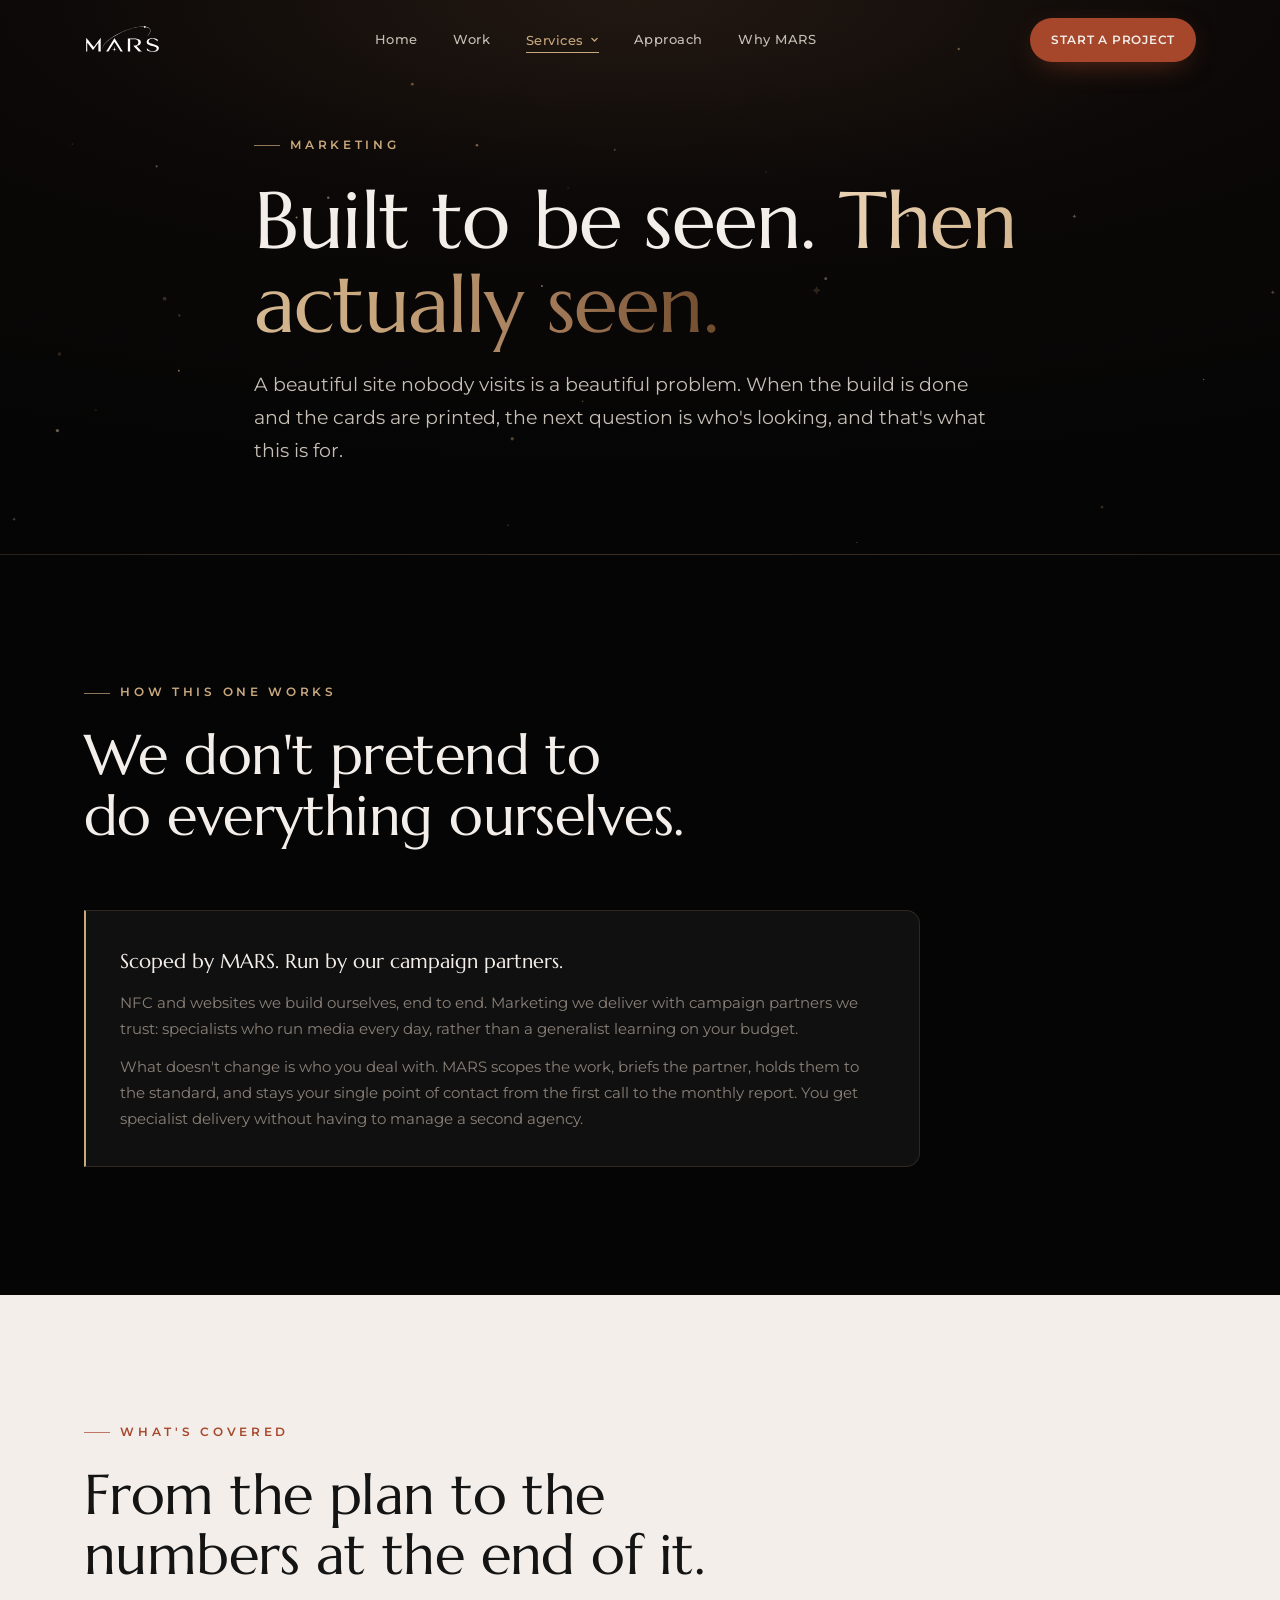
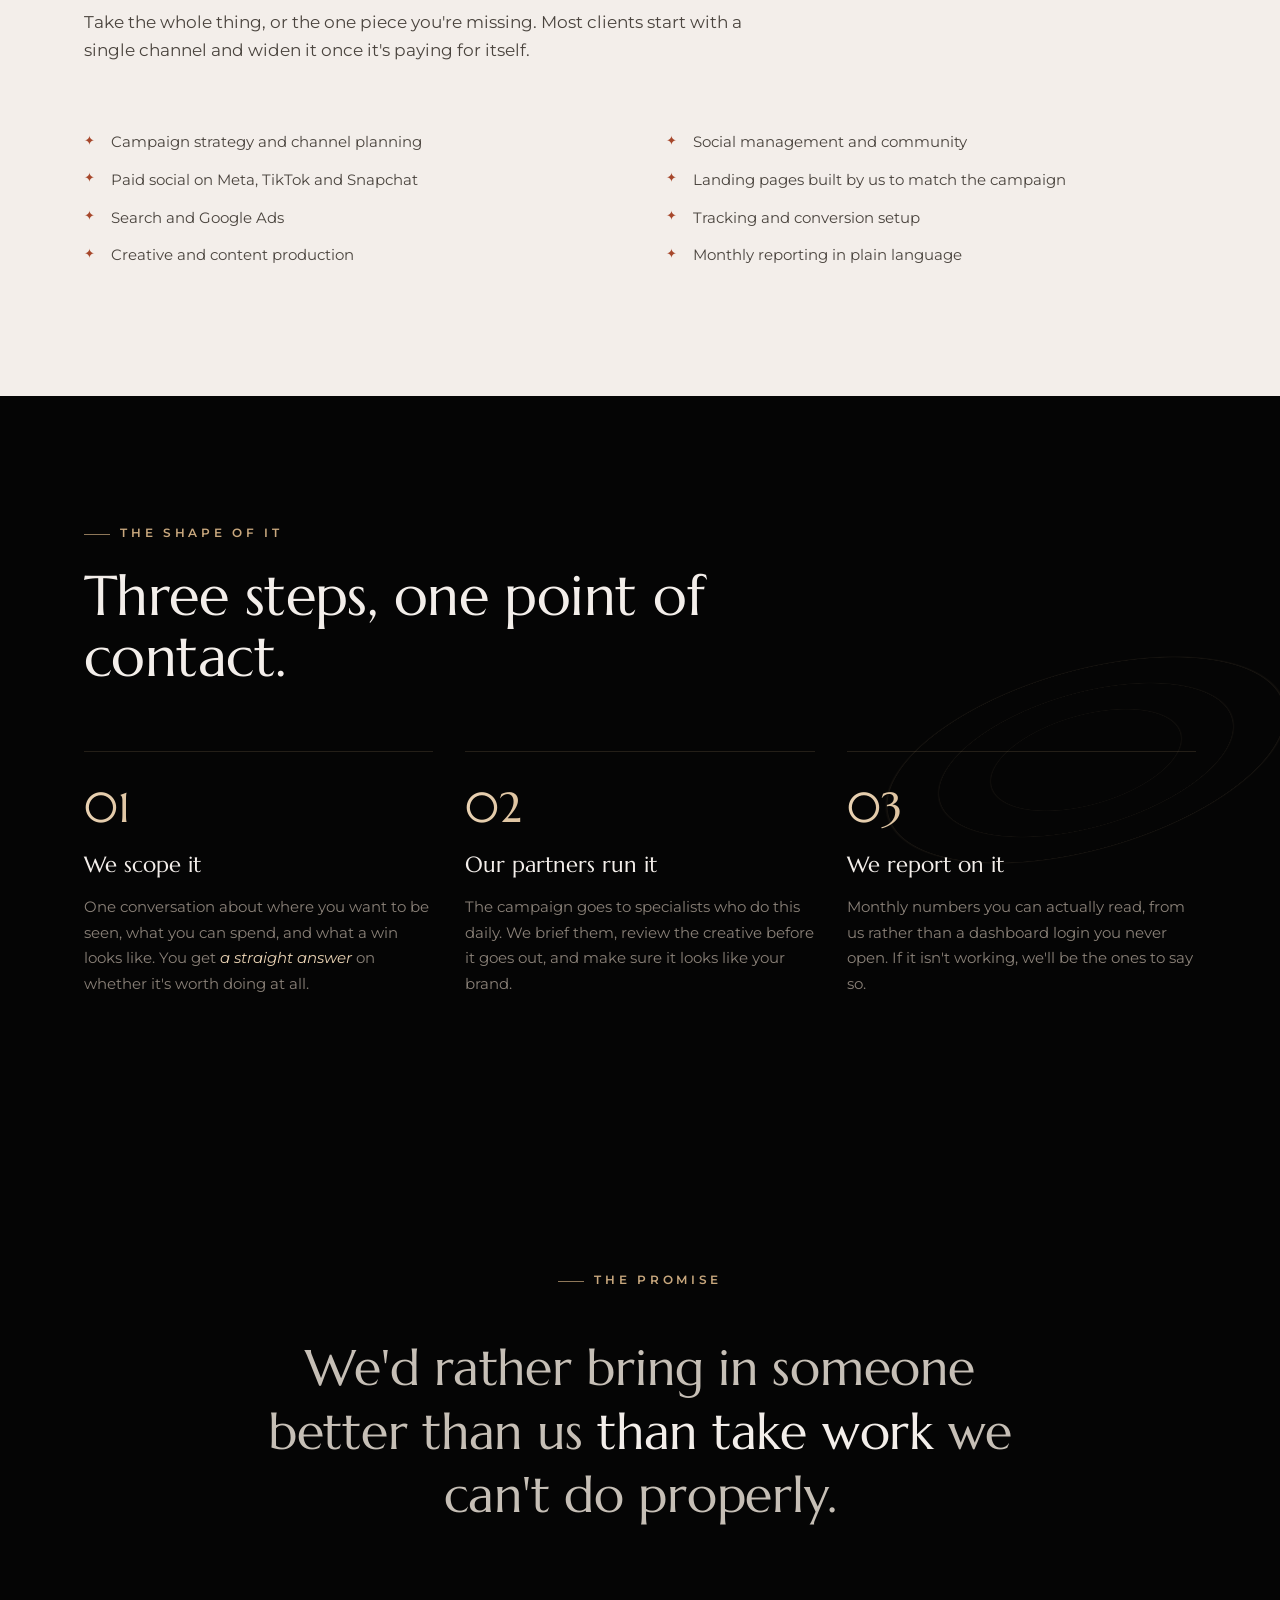
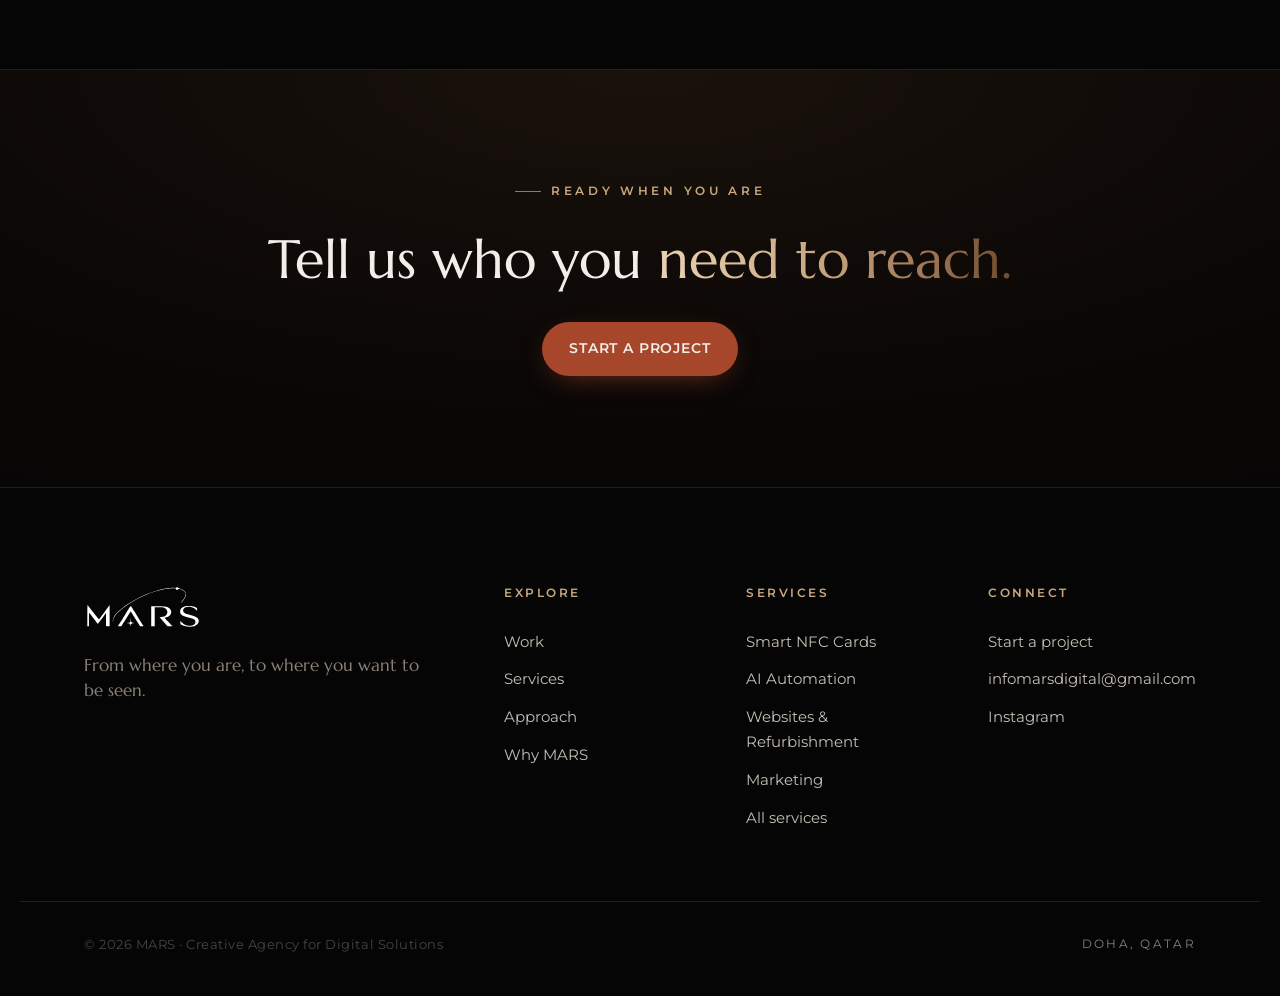
<file: marketing.html>
<!DOCTYPE html>
<html lang="en">
<head>
  <meta charset="UTF-8" />
  <meta name="viewport" content="width=device-width, initial-scale=1.0" />
  <title>Marketing · MARS</title>
  <meta name="description" content="Paid social, search, content and campaign strategy through MARS. We scope the work, our campaign partners run it, and MARS stays your single point of contact throughout." />
  <meta name="theme-color" content="#050505" />
  <link rel="icon" type="image/svg+xml" href="assets/logos/MARS_Icon.svg" />
  <link rel="preconnect" href="https://fonts.googleapis.com" />
  <link rel="preconnect" href="https://fonts.gstatic.com" crossorigin />
  <link href="https://fonts.googleapis.com/css2?family=Marcellus&family=Montserrat:wght@300;400;500;600;700&display=swap" rel="stylesheet" />
  <link rel="stylesheet" href="css/styles.css?v=2" />
</head>
<body>
  <a class="skip-link" href="#main">Skip to content</a>

  <header class="nav" id="nav">
    <div class="nav__inner">
      <a class="nav__brand" href="index.html" aria-label="MARS home">
        <img src="assets/logos/MARS_Wordmark_White.svg?v=2" alt="MARS" class="nav__logo" />
      </a>
      <nav class="nav__links" aria-label="Primary">
        <a href="index.html">Home</a>
        <a href="work.html">Work</a>
        <div class="nav__dd">
          <button class="nav__dd-btn" id="svcBtn" aria-expanded="false" aria-controls="svcMenu" aria-haspopup="true">
            Services
            <svg class="nav__dd-caret" viewBox="0 0 12 12" fill="none" stroke="currentColor" stroke-width="1.8" stroke-linecap="round" stroke-linejoin="round" aria-hidden="true"><path d="M2.5 4.5L6 8l3.5-3.5"/></svg>
          </button>
          <div class="nav__dd-menu" id="svcMenu" role="group" aria-labelledby="svcBtn">
            <a href="services.html" class="nav__dd-all">All services</a>
            <a href="nfc.html">Smart NFC Cards<small>Cards, tags &amp; stands that tap to connect</small></a>
            <a href="automation.html">AI Automation<small>Workflows and AI agents that run themselves</small></a>
            <a href="websites.html">Websites &amp; Refurbishment<small>New builds, and rescues of existing sites</small></a>
            <a href="marketing.html">Marketing<small>Campaigns, delivered with our partners</small></a>
          </div>
        </div>
        <a href="approach.html">Approach</a>
        <a href="why.html">Why MARS</a>
      </nav>
      <div class="nav__actions">
        <a href="contact.html" class="btn btn--primary btn--sm">Start a project</a>
      </div>
      <button class="nav__toggle" id="navToggle" aria-label="Open menu" aria-expanded="false" aria-controls="mobileMenu">
        <span></span><span></span>
      </button>
    </div>
    <div class="mobile-menu" id="mobileMenu" hidden>
      <a href="index.html">Home</a>
      <a href="work.html">Work</a>
      <button class="mobile-menu__toggle" id="mobileSvcToggle" aria-expanded="false" aria-controls="mobileSvc">
        Services
        <svg class="nav__dd-caret" viewBox="0 0 12 12" fill="none" stroke="currentColor" stroke-width="1.8" stroke-linecap="round" stroke-linejoin="round" aria-hidden="true"><path d="M2.5 4.5L6 8l3.5-3.5"/></svg>
      </button>
      <div class="mobile-menu__sub" id="mobileSvc" hidden>
        <a href="services.html">All services</a>
        <a href="nfc.html">Smart NFC Cards</a>
        <a href="automation.html">AI Automation</a>
        <a href="websites.html">Websites &amp; Refurbishment</a>
        <a href="marketing.html">Marketing</a>
      </div>
      <a href="approach.html">Approach</a>
      <a href="why.html">Why MARS</a>
      <a href="contact.html" class="btn btn--primary">Start a project</a>
    </div>
  </header>

  <main id="main">
    <!-- PAGE HERO -->
    <section class="page-hero">
      <canvas class="page-hero__canvas sky" data-density="0.7" aria-hidden="true"></canvas>
      <div class="container page-hero__inner reveal">
        <p class="eyebrow eyebrow--gold">Marketing</p>
        <h1 class="page-hero__title">Built to be seen. <span>Then actually seen.</span></h1>
        <p class="page-hero__intro">
          A beautiful site nobody visits is a beautiful problem. When the build is done and the
          cards are printed, the next question is who's looking, and that's what this is for.
        </p>
      </div>
    </section>

    <!-- HOW WE DELIVER IT -->
    <section class="page-section page-section--dark">
      <div class="container">
        <div class="section-head reveal">
          <p class="eyebrow eyebrow--gold">How this one works</p>
          <h2 class="section-title section-title--light">We don't pretend to<br />do everything ourselves.</h2>
        </div>

        <div class="partner-note reveal">
          <h3>Scoped by MARS. Run by our campaign partners.</h3>
          <p>
            NFC and websites we build ourselves, end to end. Marketing we deliver with campaign
            partners we trust: specialists who run media every day, rather than a generalist
            learning on your budget.
          </p>
          <p>
            What doesn't change is who you deal with. MARS scopes the work, briefs the partner,
            holds them to the standard, and stays your single point of contact from the first
            call to the monthly report. You get specialist delivery without having to manage a
            second agency.
          </p>
        </div>
      </div>
    </section>

    <!-- WHAT'S COVERED -->
    <section class="page-section section--light">
      <div class="container">
        <div class="section-head reveal">
          <p class="eyebrow eyebrow--terra">What's covered</p>
          <h2 class="section-title">From the plan to the<br />numbers at the end of it.</h2>
          <p class="section-intro">
            Take the whole thing, or the one piece you're missing. Most clients start with a
            single channel and widen it once it's paying for itself.
          </p>
        </div>
        <div class="cols-2 reveal">
          <ul class="ticks">
            <li>Campaign strategy and channel planning</li>
            <li>Paid social on Meta, TikTok and Snapchat</li>
            <li>Search and Google Ads</li>
            <li>Creative and content production</li>
          </ul>
          <ul class="ticks">
            <li>Social management and community</li>
            <li>Landing pages built by us to match the campaign</li>
            <li>Tracking and conversion setup</li>
            <li>Monthly reporting in plain language</li>
          </ul>
        </div>
      </div>
    </section>

    <!-- HOW AN ENGAGEMENT RUNS -->
    <section class="approach">
      <div class="approach__rings" aria-hidden="true"></div>
      <div class="container">
        <div class="section-head reveal">
          <p class="eyebrow eyebrow--gold">The shape of it</p>
          <h2 class="section-title section-title--light">Three steps, one point of contact.</h2>
        </div>
        <ol class="steps steps--3">
          <li class="step reveal">
            <span class="step__num">01</span>
            <h3 class="step__title">We scope it</h3>
            <p class="step__desc">One conversation about where you want to be seen, what you can spend, and what a win looks like. You get <em>a straight answer</em> on whether it's worth doing at all.</p>
          </li>
          <li class="step reveal">
            <span class="step__num">02</span>
            <h3 class="step__title">Our partners run it</h3>
            <p class="step__desc">The campaign goes to specialists who do this daily. We brief them, review the creative before it goes out, and make sure it looks like your brand.</p>
          </li>
          <li class="step reveal">
            <span class="step__num">03</span>
            <h3 class="step__title">We report on it</h3>
            <p class="step__desc">Monthly numbers you can actually read, from us rather than a dashboard login you never open. If it isn't working, we'll be the ones to say so.</p>
          </li>
        </ol>
      </div>
    </section>

    <!-- STATEMENT -->
    <section class="statement">
      <div class="container">
        <p class="eyebrow eyebrow--gold reveal">The promise</p>
        <p class="statement__lead reveal">
          We'd rather bring in someone better than us <em>than take work</em>
          we can't do properly.
        </p>
      </div>
    </section>
  </main>

  <section class="cta-band">
    <div class="container cta-band__inner reveal">
      <p class="eyebrow eyebrow--gold">Ready when you are</p>
      <h2 class="cta-band__title">Tell us who you <span>need to reach.</span></h2>
      <a href="contact.html" class="btn btn--primary">Start a project</a>
    </div>
  </section>

  <footer class="footer">
    <div class="container footer__inner">
      <div class="footer__brand">
        <img src="assets/logos/MARS_Wordmark_White.svg?v=2" alt="MARS · Creative Agency for Digital Solutions" class="footer__logo" />
        <p class="footer__tagline">From where you are, to where you want to be seen.</p>
      </div>
      <nav class="footer__col" aria-label="Explore">
        <h4>Explore</h4>
        <a href="work.html">Work</a>
        <a href="services.html">Services</a>
        <a href="approach.html">Approach</a>
        <a href="why.html">Why MARS</a>
      </nav>
      <nav class="footer__col" aria-label="Services">
        <h4>Services</h4>
        <a href="nfc.html">Smart NFC Cards</a>
        <a href="automation.html">AI Automation</a>
        <a href="websites.html">Websites &amp; Refurbishment</a>
        <a href="marketing.html">Marketing</a>
        <a href="services.html">All services</a>
      </nav>
      <nav class="footer__col" aria-label="Connect">
        <h4>Connect</h4>
        <a href="contact.html">Start a project</a>
        <a href="mailto:infomarsdigital@gmail.com">infomarsdigital@gmail.com</a>
        <a href="https://www.instagram.com/mars.digital.solutions" data-social="instagram" target="_blank" rel="noopener">Instagram</a>
      </nav>
    </div>
    <div class="container footer__bottom">
      <p>© <span id="year">2026</span> MARS · Creative Agency for Digital Solutions</p>
      <p class="footer__made">Doha, Qatar</p>
    </div>
  </footer>

  <script src="js/script.js?v=2"></script>
</body>
</html>
</file>
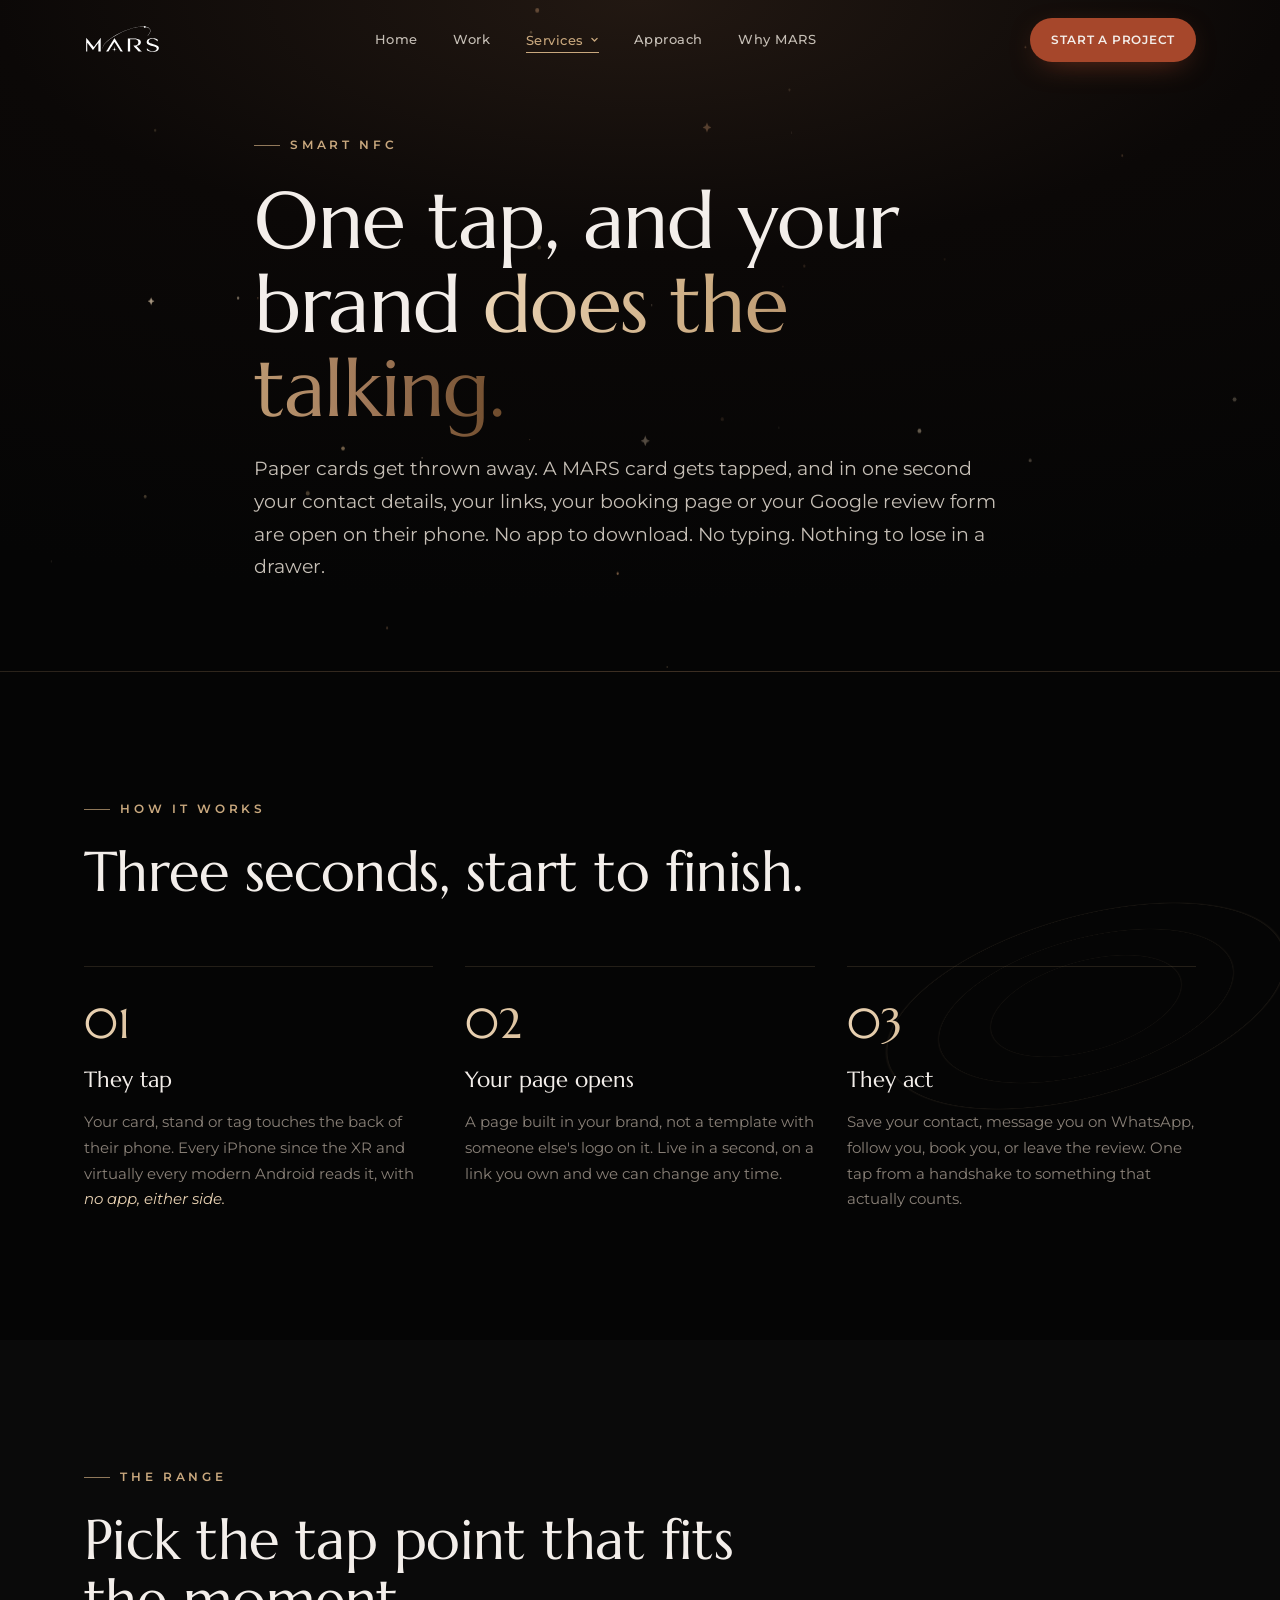
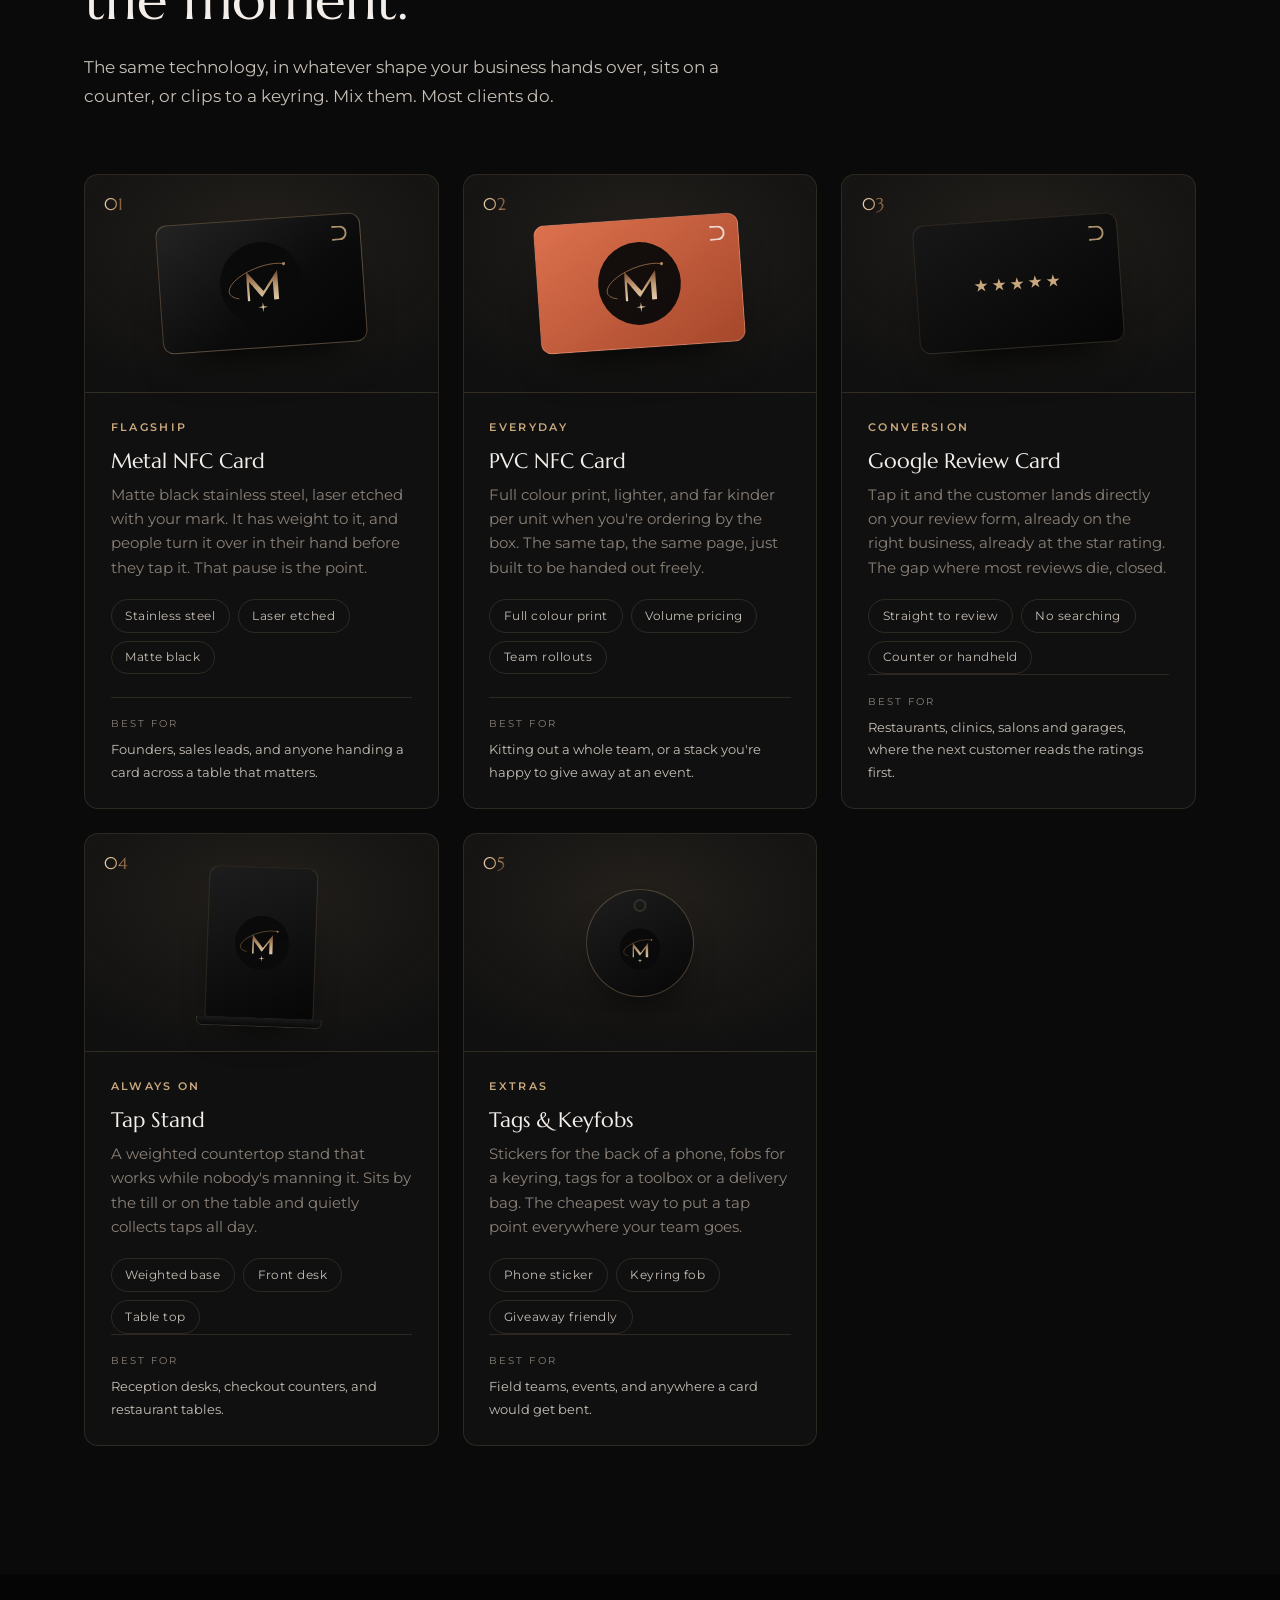
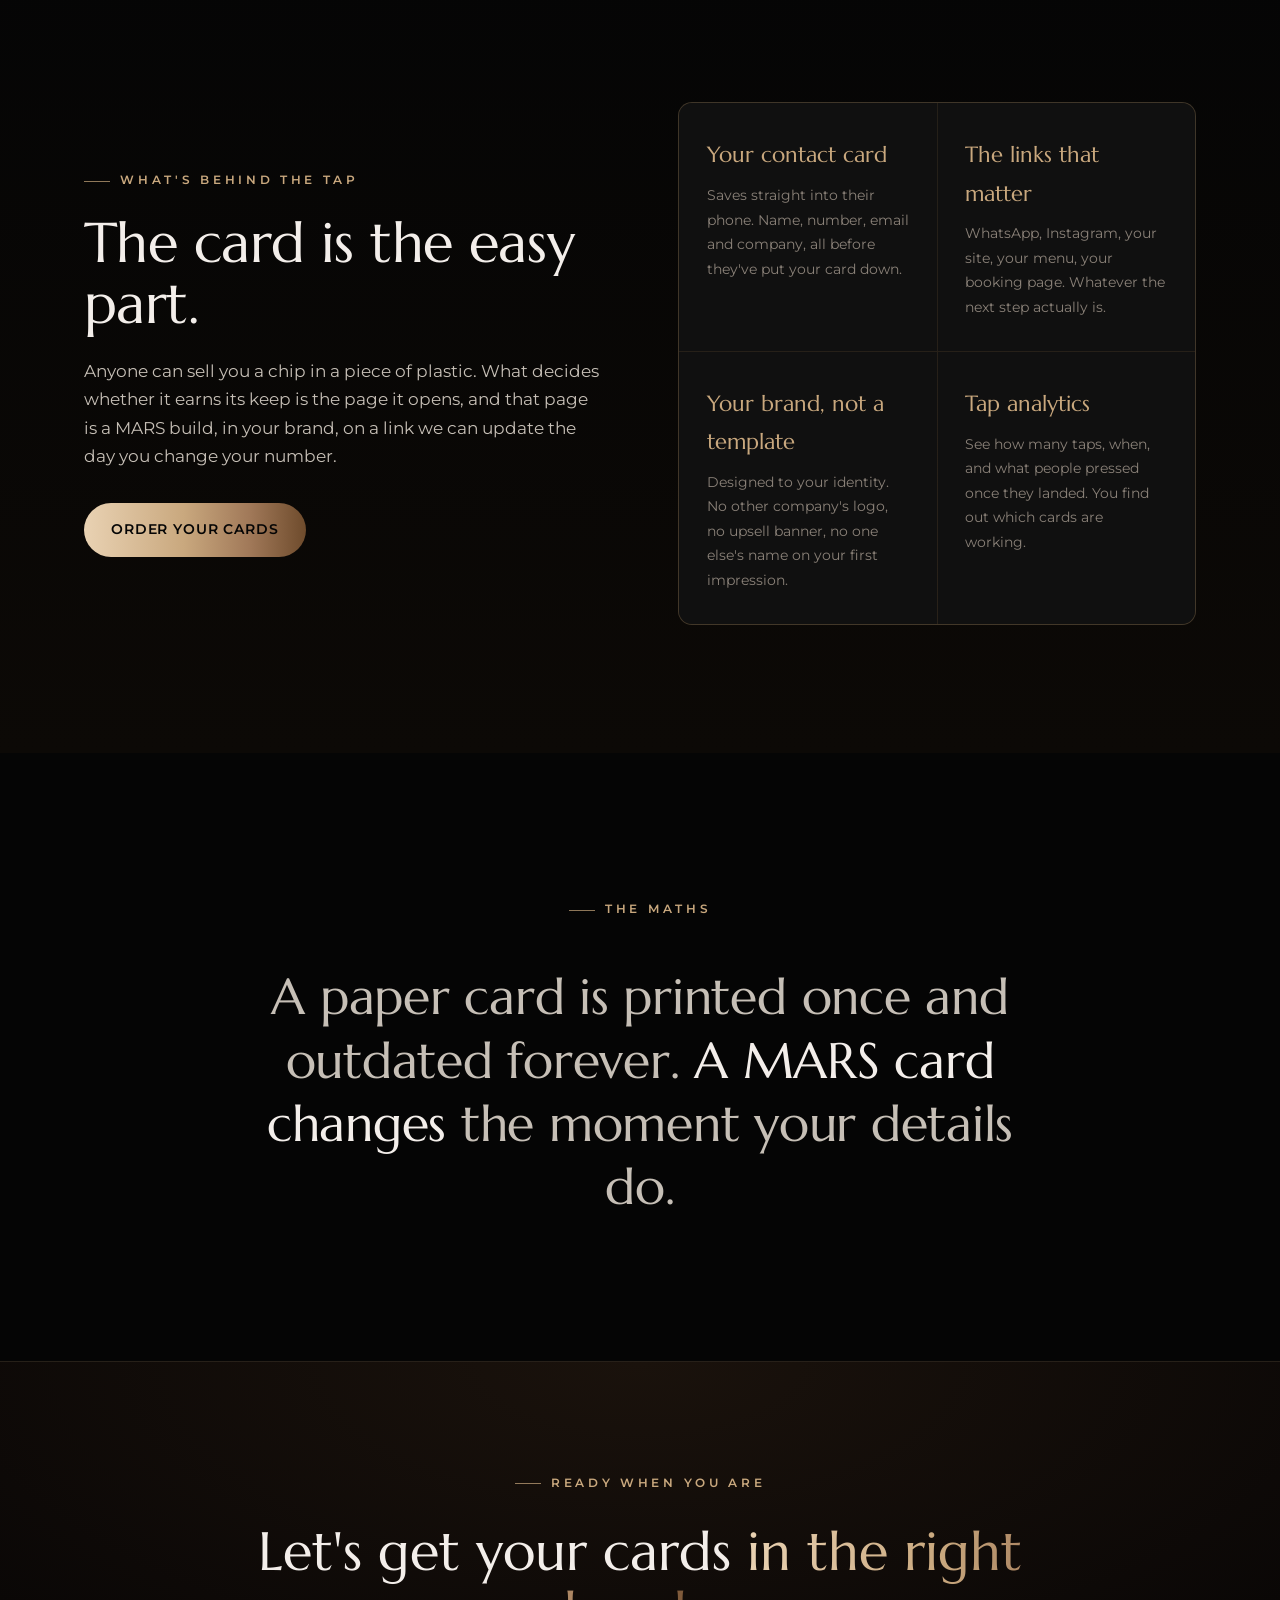
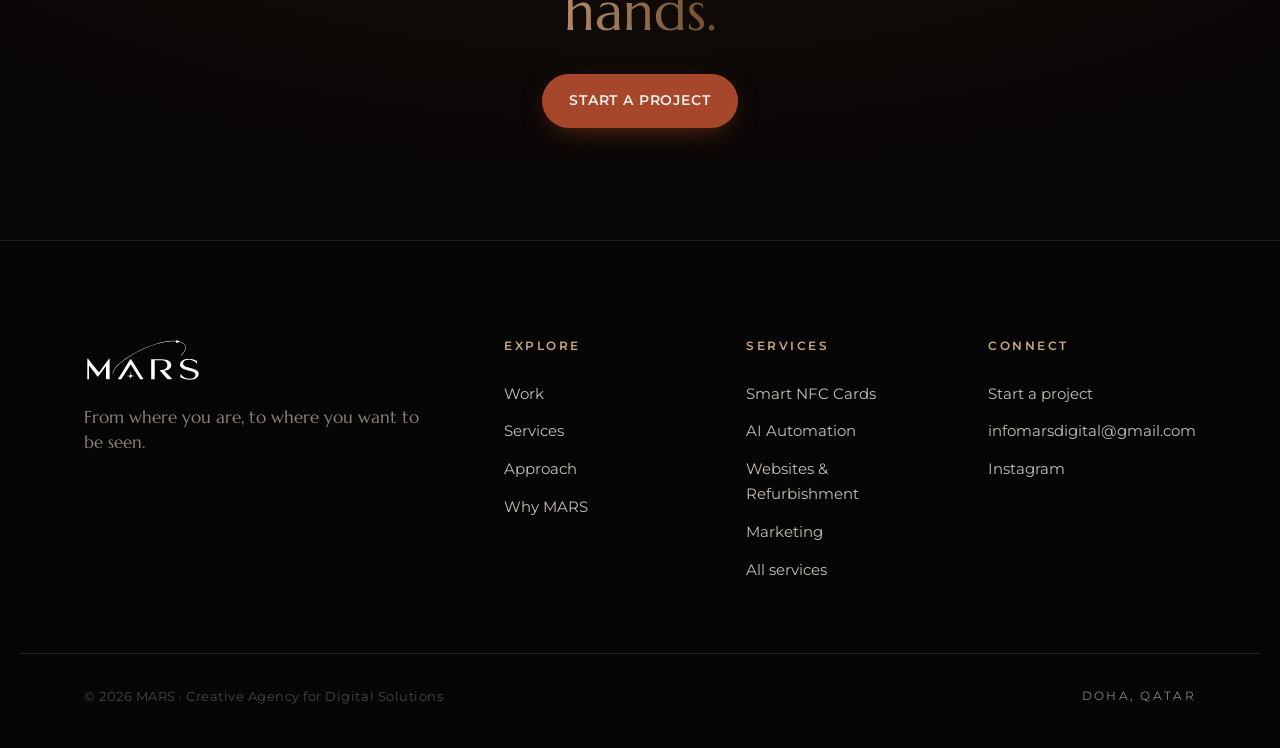
<file: nfc.html>
<!DOCTYPE html>
<html lang="en">
<head>
  <meta charset="UTF-8" />
  <meta name="viewport" content="width=device-width, initial-scale=1.0" />
  <title>Smart NFC Cards · MARS</title>
  <meta name="description" content="Tap to connect NFC cards, stands and tags from MARS. Metal and PVC business cards, Google review cards, countertop tap stands and keyfobs. No app, no typing, one tap and your brand does the talking." />
  <meta name="theme-color" content="#050505" />
  <link rel="icon" type="image/svg+xml" href="assets/logos/MARS_Icon.svg" />
  <link rel="preconnect" href="https://fonts.googleapis.com" />
  <link rel="preconnect" href="https://fonts.gstatic.com" crossorigin />
  <link href="https://fonts.googleapis.com/css2?family=Marcellus&family=Montserrat:wght@300;400;500;600;700&display=swap" rel="stylesheet" />
  <link rel="stylesheet" href="css/styles.css?v=2" />
</head>
<body>
  <a class="skip-link" href="#main">Skip to content</a>

  <header class="nav" id="nav">
    <div class="nav__inner">
      <a class="nav__brand" href="index.html" aria-label="MARS home">
        <img src="assets/logos/MARS_Wordmark_White.svg?v=2" alt="MARS" class="nav__logo" />
      </a>
      <nav class="nav__links" aria-label="Primary">
        <a href="index.html">Home</a>
        <a href="work.html">Work</a>
        <div class="nav__dd">
          <button class="nav__dd-btn" id="svcBtn" aria-expanded="false" aria-controls="svcMenu" aria-haspopup="true">
            Services
            <svg class="nav__dd-caret" viewBox="0 0 12 12" fill="none" stroke="currentColor" stroke-width="1.8" stroke-linecap="round" stroke-linejoin="round" aria-hidden="true"><path d="M2.5 4.5L6 8l3.5-3.5"/></svg>
          </button>
          <div class="nav__dd-menu" id="svcMenu" role="group" aria-labelledby="svcBtn">
            <a href="services.html" class="nav__dd-all">All services</a>
            <a href="nfc.html">Smart NFC Cards<small>Cards, tags &amp; stands that tap to connect</small></a>
            <a href="automation.html">AI Automation<small>Workflows and AI agents that run themselves</small></a>
            <a href="websites.html">Websites &amp; Refurbishment<small>New builds, and rescues of existing sites</small></a>
            <a href="marketing.html">Marketing<small>Campaigns, delivered with our partners</small></a>
          </div>
        </div>
        <a href="approach.html">Approach</a>
        <a href="why.html">Why MARS</a>
      </nav>
      <div class="nav__actions">
        <a href="contact.html" class="btn btn--primary btn--sm">Start a project</a>
      </div>
      <button class="nav__toggle" id="navToggle" aria-label="Open menu" aria-expanded="false" aria-controls="mobileMenu">
        <span></span><span></span>
      </button>
    </div>
    <div class="mobile-menu" id="mobileMenu" hidden>
      <a href="index.html">Home</a>
      <a href="work.html">Work</a>
      <button class="mobile-menu__toggle" id="mobileSvcToggle" aria-expanded="false" aria-controls="mobileSvc">
        Services
        <svg class="nav__dd-caret" viewBox="0 0 12 12" fill="none" stroke="currentColor" stroke-width="1.8" stroke-linecap="round" stroke-linejoin="round" aria-hidden="true"><path d="M2.5 4.5L6 8l3.5-3.5"/></svg>
      </button>
      <div class="mobile-menu__sub" id="mobileSvc" hidden>
        <a href="services.html">All services</a>
        <a href="nfc.html">Smart NFC Cards</a>
        <a href="automation.html">AI Automation</a>
        <a href="websites.html">Websites &amp; Refurbishment</a>
        <a href="marketing.html">Marketing</a>
      </div>
      <a href="approach.html">Approach</a>
      <a href="why.html">Why MARS</a>
      <a href="contact.html" class="btn btn--primary">Start a project</a>
    </div>
  </header>

  <main id="main">
    <!-- PAGE HERO -->
    <section class="page-hero">
      <canvas class="page-hero__canvas sky" data-density="0.7" aria-hidden="true"></canvas>
      <div class="container page-hero__inner reveal">
        <p class="eyebrow eyebrow--gold">Smart NFC</p>
        <h1 class="page-hero__title">One tap, and your brand <span>does the talking.</span></h1>
        <p class="page-hero__intro">
          Paper cards get thrown away. A MARS card gets tapped, and in one second your contact
          details, your links, your booking page or your Google review form are open on their
          phone. No app to download. No typing. Nothing to lose in a drawer.
        </p>
      </div>
    </section>

    <!-- HOW IT WORKS -->
    <section class="approach">
      <div class="approach__rings" aria-hidden="true"></div>
      <div class="container">
        <div class="section-head reveal">
          <p class="eyebrow eyebrow--gold">How it works</p>
          <h2 class="section-title section-title--light">Three seconds, start to finish.</h2>
        </div>
        <ol class="steps steps--3">
          <li class="step reveal">
            <span class="step__num">01</span>
            <h3 class="step__title">They tap</h3>
            <p class="step__desc">Your card, stand or tag touches the back of their phone. Every iPhone since the XR and virtually every modern Android reads it, with <em>no app, either side.</em></p>
          </li>
          <li class="step reveal">
            <span class="step__num">02</span>
            <h3 class="step__title">Your page opens</h3>
            <p class="step__desc">A page built in your brand, not a template with someone else's logo on it. Live in a second, on a link you own and we can change any time.</p>
          </li>
          <li class="step reveal">
            <span class="step__num">03</span>
            <h3 class="step__title">They act</h3>
            <p class="step__desc">Save your contact, message you on WhatsApp, follow you, book you, or leave the review. One tap from a handshake to something that actually counts.</p>
          </li>
        </ol>
      </div>
    </section>

    <!-- THE RANGE -->
    <section class="page-section page-section--surface" id="range">
      <div class="container">
        <div class="section-head reveal">
          <p class="eyebrow eyebrow--gold">The range</p>
          <h2 class="section-title section-title--light">Pick the tap point that fits<br />the moment.</h2>
          <p class="section-intro section-intro--muted">
            The same technology, in whatever shape your business hands over, sits on a counter,
            or clips to a keyring. Mix them. Most clients do.
          </p>
        </div>

        <div class="prod-grid">

          <article class="prod-card reveal">
            <div class="prod-card__art">
              <span class="prod-card__num" aria-hidden="true">01</span>
              <div class="card-mock card-mock--metal" aria-hidden="true">
                <img src="assets/logos/MARS_Icon.svg" alt="" class="card-mock__logo" />
                <span class="card-mock__wave"></span>
              </div>
            </div>
            <div class="prod-card__body">
              <p class="prod-card__tier">Flagship</p>
              <h3 class="prod-card__title">Metal NFC Card</h3>
              <p class="prod-card__desc">
                Matte black stainless steel, laser etched with your mark. It has weight to it, and
                people turn it over in their hand before they tap it. That pause is the point.
              </p>
              <ul class="chips">
                <li>Stainless steel</li><li>Laser etched</li><li>Matte black</li>
              </ul>
              <p class="prod-card__for"><span>Best for</span>Founders, sales leads, and anyone handing a card across a table that matters.</p>
            </div>
          </article>

          <article class="prod-card reveal">
            <div class="prod-card__art">
              <span class="prod-card__num" aria-hidden="true">02</span>
              <div class="card-mock card-mock--pvc" aria-hidden="true">
                <img src="assets/logos/MARS_Icon.svg" alt="" class="card-mock__logo" />
                <span class="card-mock__wave"></span>
              </div>
            </div>
            <div class="prod-card__body">
              <p class="prod-card__tier">Everyday</p>
              <h3 class="prod-card__title">PVC NFC Card</h3>
              <p class="prod-card__desc">
                Full colour print, lighter, and far kinder per unit when you're ordering by the
                box. The same tap, the same page, just built to be handed out freely.
              </p>
              <ul class="chips">
                <li>Full colour print</li><li>Volume pricing</li><li>Team rollouts</li>
              </ul>
              <p class="prod-card__for"><span>Best for</span>Kitting out a whole team, or a stack you're happy to give away at an event.</p>
            </div>
          </article>

          <article class="prod-card reveal">
            <div class="prod-card__art">
              <span class="prod-card__num" aria-hidden="true">03</span>
              <div class="card-mock card-mock--review" aria-hidden="true">
                <span class="card-mock__stars">★★★★★</span>
                <span class="card-mock__wave"></span>
              </div>
            </div>
            <div class="prod-card__body">
              <p class="prod-card__tier">Conversion</p>
              <h3 class="prod-card__title">Google Review Card</h3>
              <p class="prod-card__desc">
                Tap it and the customer lands directly on your review form, already on the right
                business, already at the star rating. The gap where most reviews die, closed.
              </p>
              <ul class="chips">
                <li>Straight to review</li><li>No searching</li><li>Counter or handheld</li>
              </ul>
              <p class="prod-card__for"><span>Best for</span>Restaurants, clinics, salons and garages, where the next customer reads the ratings first.</p>
            </div>
          </article>

          <article class="prod-card reveal">
            <div class="prod-card__art">
              <span class="prod-card__num" aria-hidden="true">04</span>
              <div class="stand-mock" aria-hidden="true">
                <img src="assets/logos/MARS_Icon.svg" alt="" class="stand-mock__logo" />
              </div>
            </div>
            <div class="prod-card__body">
              <p class="prod-card__tier">Always on</p>
              <h3 class="prod-card__title">Tap Stand</h3>
              <p class="prod-card__desc">
                A weighted countertop stand that works while nobody's manning it. Sits by the till
                or on the table and quietly collects taps all day.
              </p>
              <ul class="chips">
                <li>Weighted base</li><li>Front desk</li><li>Table top</li>
              </ul>
              <p class="prod-card__for"><span>Best for</span>Reception desks, checkout counters, and restaurant tables.</p>
            </div>
          </article>

          <article class="prod-card reveal">
            <div class="prod-card__art">
              <span class="prod-card__num" aria-hidden="true">05</span>
              <div class="tag-mock" aria-hidden="true">
                <img src="assets/logos/MARS_Icon.svg" alt="" class="tag-mock__logo" />
              </div>
            </div>
            <div class="prod-card__body">
              <p class="prod-card__tier">Extras</p>
              <h3 class="prod-card__title">Tags &amp; Keyfobs</h3>
              <p class="prod-card__desc">
                Stickers for the back of a phone, fobs for a keyring, tags for a toolbox or a
                delivery bag. The cheapest way to put a tap point everywhere your team goes.
              </p>
              <ul class="chips">
                <li>Phone sticker</li><li>Keyring fob</li><li>Giveaway friendly</li>
              </ul>
              <p class="prod-card__for"><span>Best for</span>Field teams, events, and anywhere a card would get bent.</p>
            </div>
          </article>

        </div>
      </div>
    </section>

    <!-- WHAT YOU GET -->
    <section class="why">
      <div class="container why__inner">
        <div class="why__intro reveal">
          <p class="eyebrow eyebrow--gold">What's behind the tap</p>
          <h2 class="section-title section-title--light">The card is the easy part.</h2>
          <p class="section-intro section-intro--muted">
            Anyone can sell you a chip in a piece of plastic. What decides whether it earns its
            keep is the page it opens, and that page is a MARS build, in your brand, on a link
            we can update the day you change your number.
          </p>
          <a href="contact.html" class="btn btn--gold">Order your cards</a>
        </div>

        <div class="values">
          <div class="value reveal">
            <h3 class="value__title">Your contact card</h3>
            <p class="value__desc">Saves straight into their phone. Name, number, email and company, all before they've put your card down.</p>
          </div>
          <div class="value reveal">
            <h3 class="value__title">The links that matter</h3>
            <p class="value__desc">WhatsApp, Instagram, your site, your menu, your booking page. Whatever the next step actually is.</p>
          </div>
          <div class="value reveal">
            <h3 class="value__title">Your brand, not a template</h3>
            <p class="value__desc">Designed to your identity. No other company's logo, no upsell banner, no one else's name on your first impression.</p>
          </div>
          <div class="value reveal">
            <h3 class="value__title">Tap analytics</h3>
            <p class="value__desc">See how many taps, when, and what people pressed once they landed. You find out which cards are working.</p>
          </div>
        </div>
      </div>
    </section>

    <!-- WHY IT BEATS PAPER -->
    <section class="statement">
      <div class="container">
        <p class="eyebrow eyebrow--gold reveal">The maths</p>
        <p class="statement__lead reveal">
          A paper card is printed once and outdated forever. <em>A MARS card changes</em>
          the moment your details do.
        </p>
      </div>
    </section>
  </main>

  <section class="cta-band">
    <div class="container cta-band__inner reveal">
      <p class="eyebrow eyebrow--gold">Ready when you are</p>
      <h2 class="cta-band__title">Let's get your cards <span>in the right hands.</span></h2>
      <a href="contact.html" class="btn btn--primary">Start a project</a>
    </div>
  </section>

  <footer class="footer">
    <div class="container footer__inner">
      <div class="footer__brand">
        <img src="assets/logos/MARS_Wordmark_White.svg?v=2" alt="MARS · Creative Agency for Digital Solutions" class="footer__logo" />
        <p class="footer__tagline">From where you are, to where you want to be seen.</p>
      </div>
      <nav class="footer__col" aria-label="Explore">
        <h4>Explore</h4>
        <a href="work.html">Work</a>
        <a href="services.html">Services</a>
        <a href="approach.html">Approach</a>
        <a href="why.html">Why MARS</a>
      </nav>
      <nav class="footer__col" aria-label="Services">
        <h4>Services</h4>
        <a href="nfc.html">Smart NFC Cards</a>
        <a href="automation.html">AI Automation</a>
        <a href="websites.html">Websites &amp; Refurbishment</a>
        <a href="marketing.html">Marketing</a>
        <a href="services.html">All services</a>
      </nav>
      <nav class="footer__col" aria-label="Connect">
        <h4>Connect</h4>
        <a href="contact.html">Start a project</a>
        <a href="mailto:infomarsdigital@gmail.com">infomarsdigital@gmail.com</a>
        <a href="https://www.instagram.com/mars.digital.solutions" data-social="instagram" target="_blank" rel="noopener">Instagram</a>
      </nav>
    </div>
    <div class="container footer__bottom">
      <p>© <span id="year">2026</span> MARS · Creative Agency for Digital Solutions</p>
      <p class="footer__made">Doha, Qatar</p>
    </div>
  </footer>

  <script src="js/script.js?v=2"></script>
</body>
</html>
</file>
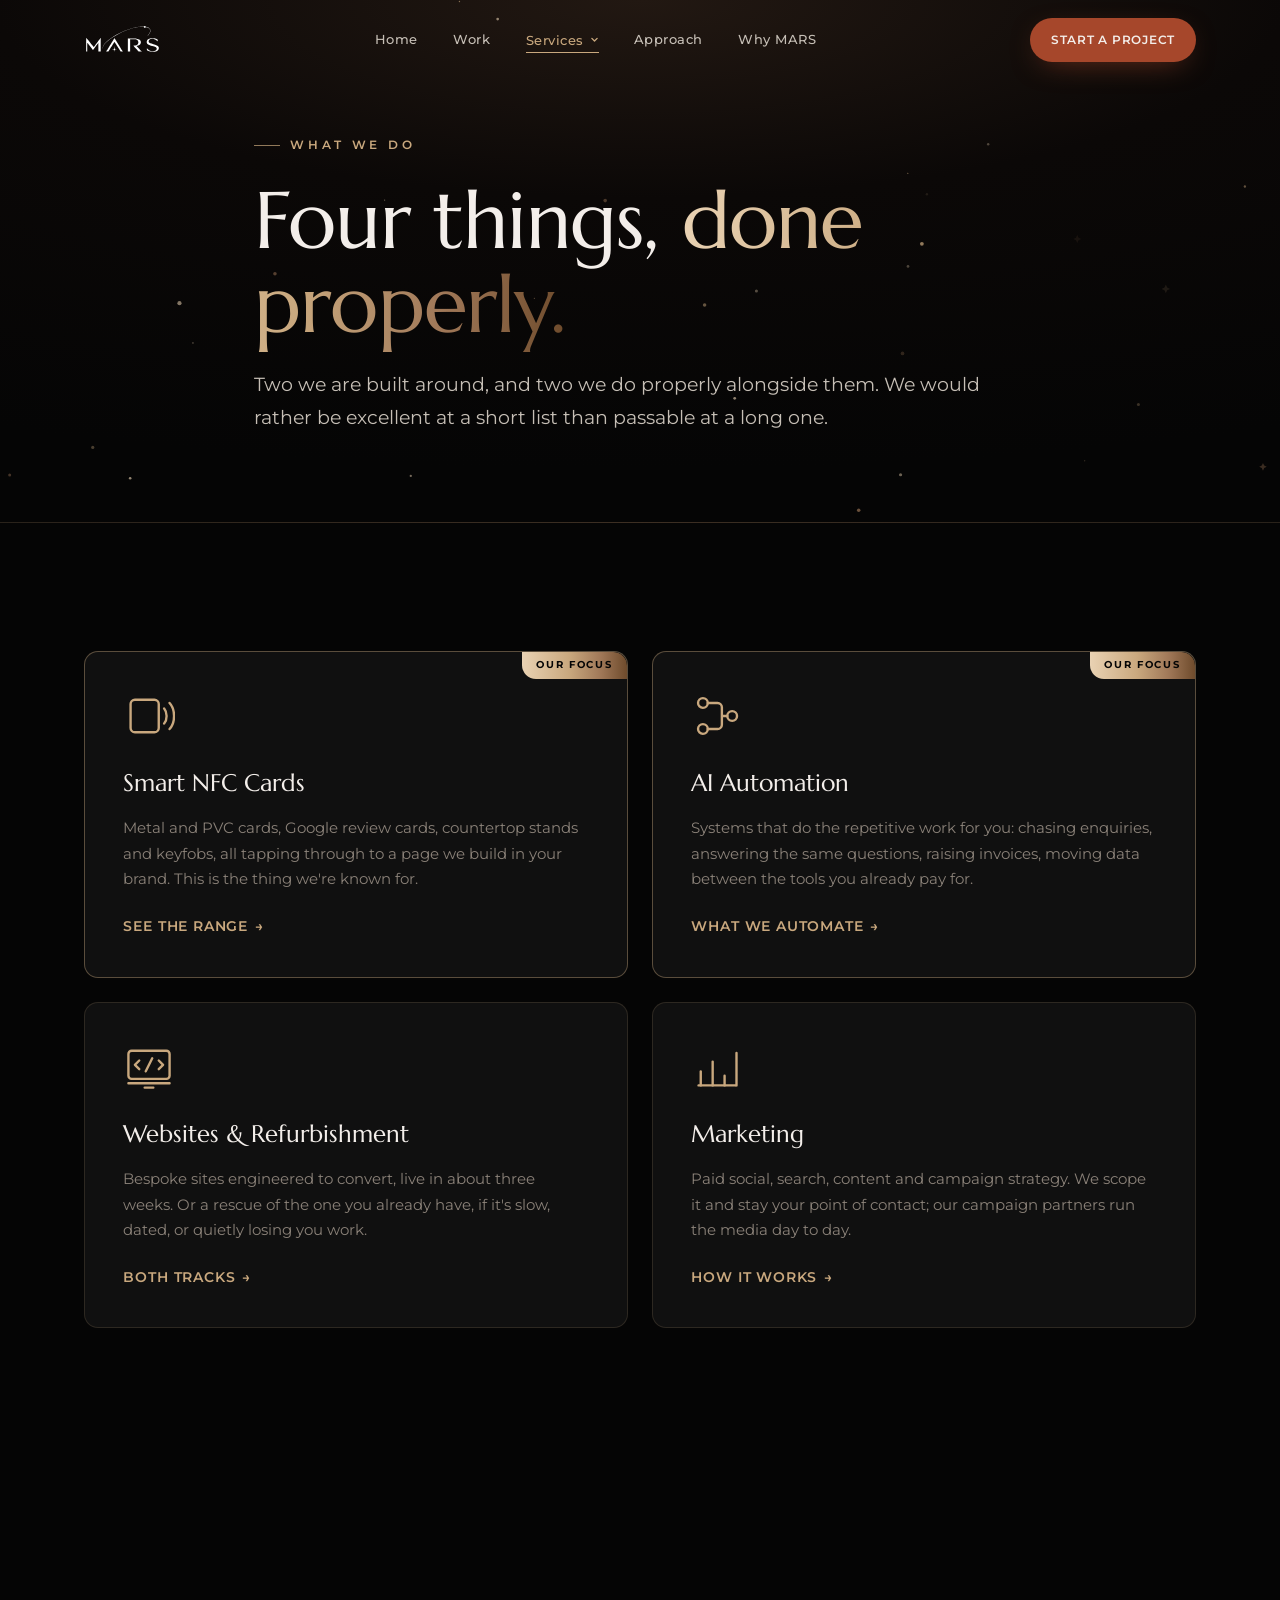
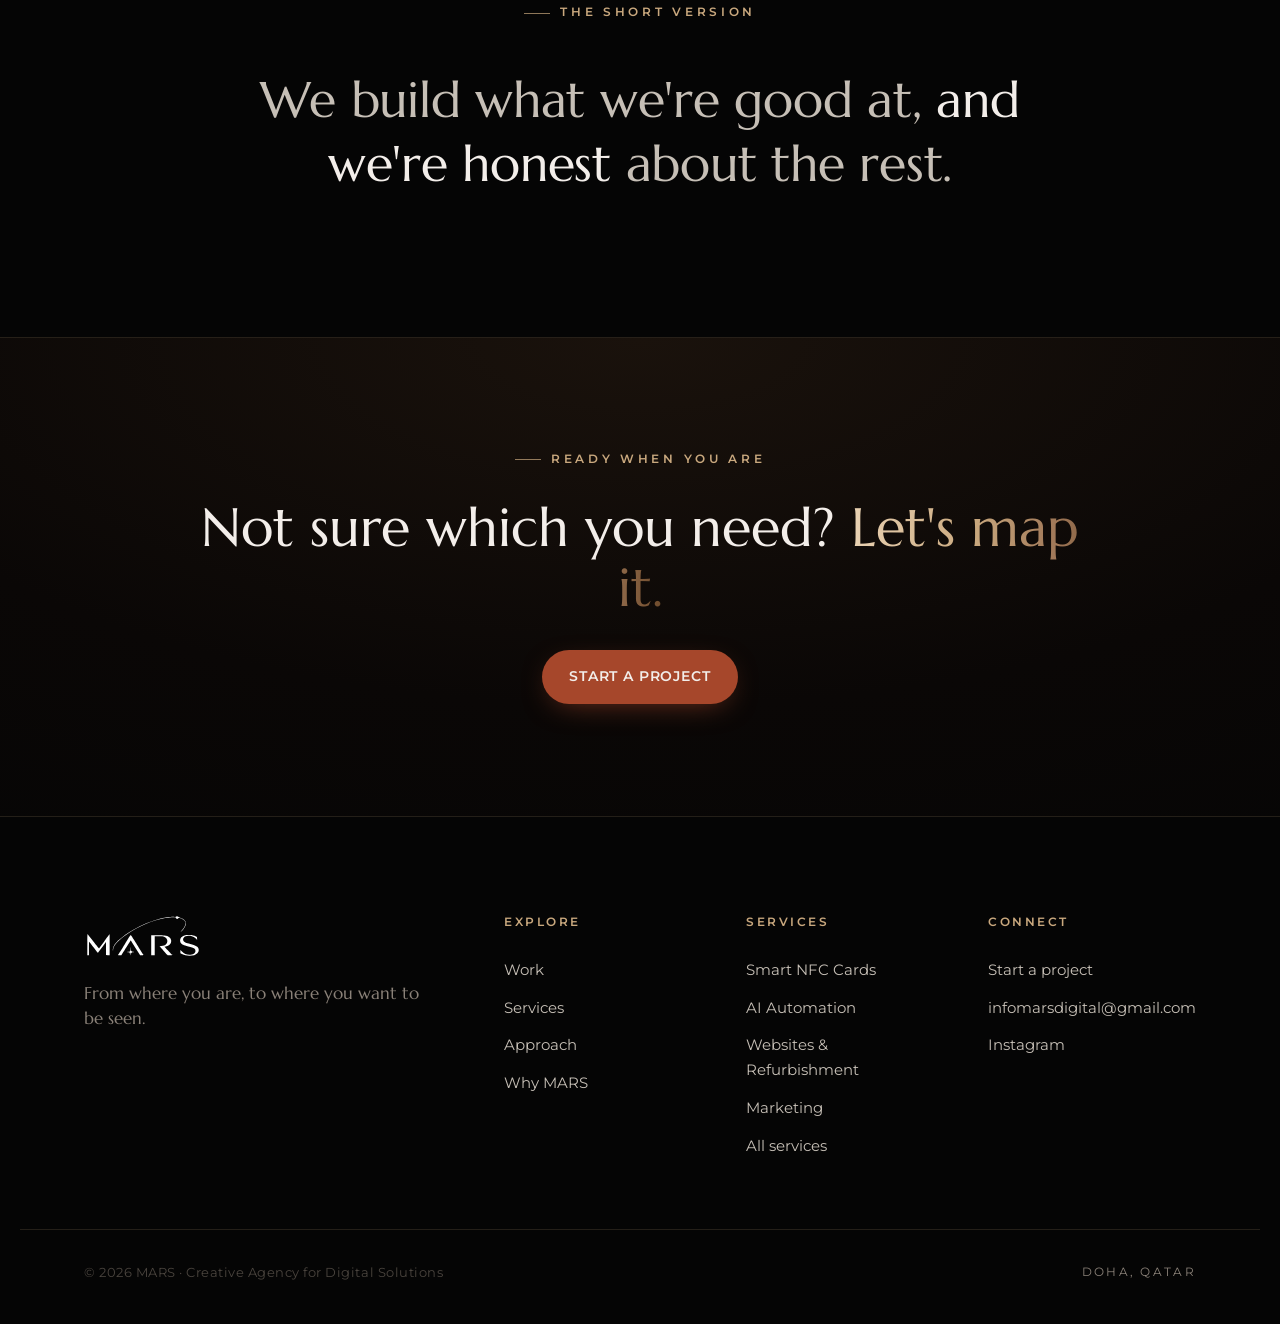
<file: services.html>
<!DOCTYPE html>
<html lang="en">
<head>
  <meta charset="UTF-8" />
  <meta name="viewport" content="width=device-width, initial-scale=1.0" />
  <title>Services · MARS</title>
  <meta name="description" content="What MARS does: smart NFC cards and AI automation first, plus websites, refurbishment and marketing campaigns delivered with our partners." />
  <meta name="theme-color" content="#050505" />
  <link rel="icon" type="image/svg+xml" href="assets/logos/MARS_Icon.svg" />
  <link rel="preconnect" href="https://fonts.googleapis.com" />
  <link rel="preconnect" href="https://fonts.gstatic.com" crossorigin />
  <link href="https://fonts.googleapis.com/css2?family=Marcellus&family=Montserrat:wght@300;400;500;600;700&display=swap" rel="stylesheet" />
  <link rel="stylesheet" href="css/styles.css?v=2" />
</head>
<body>
  <a class="skip-link" href="#main">Skip to content</a>

  <header class="nav" id="nav">
    <div class="nav__inner">
      <a class="nav__brand" href="index.html" aria-label="MARS home">
        <img src="assets/logos/MARS_Wordmark_White.svg?v=2" alt="MARS" class="nav__logo" />
      </a>
      <nav class="nav__links" aria-label="Primary">
        <a href="index.html">Home</a>
        <a href="work.html">Work</a>
        <div class="nav__dd">
          <button class="nav__dd-btn" id="svcBtn" aria-expanded="false" aria-controls="svcMenu" aria-haspopup="true">
            Services
            <svg class="nav__dd-caret" viewBox="0 0 12 12" fill="none" stroke="currentColor" stroke-width="1.8" stroke-linecap="round" stroke-linejoin="round" aria-hidden="true"><path d="M2.5 4.5L6 8l3.5-3.5"/></svg>
          </button>
          <div class="nav__dd-menu" id="svcMenu" role="group" aria-labelledby="svcBtn">
            <a href="services.html" class="nav__dd-all">All services</a>
            <a href="nfc.html">Smart NFC Cards<small>Cards, tags &amp; stands that tap to connect</small></a>
            <a href="automation.html">AI Automation<small>Workflows and AI agents that run themselves</small></a>
            <a href="websites.html">Websites &amp; Refurbishment<small>New builds, and rescues of existing sites</small></a>
            <a href="marketing.html">Marketing<small>Campaigns, delivered with our partners</small></a>
          </div>
        </div>
        <a href="approach.html">Approach</a>
        <a href="why.html">Why MARS</a>
      </nav>
      <div class="nav__actions">
        <a href="contact.html" class="btn btn--primary btn--sm">Start a project</a>
      </div>
      <button class="nav__toggle" id="navToggle" aria-label="Open menu" aria-expanded="false" aria-controls="mobileMenu">
        <span></span><span></span>
      </button>
    </div>
    <div class="mobile-menu" id="mobileMenu" hidden>
      <a href="index.html">Home</a>
      <a href="work.html">Work</a>
      <button class="mobile-menu__toggle" id="mobileSvcToggle" aria-expanded="false" aria-controls="mobileSvc">
        Services
        <svg class="nav__dd-caret" viewBox="0 0 12 12" fill="none" stroke="currentColor" stroke-width="1.8" stroke-linecap="round" stroke-linejoin="round" aria-hidden="true"><path d="M2.5 4.5L6 8l3.5-3.5"/></svg>
      </button>
      <div class="mobile-menu__sub" id="mobileSvc" hidden>
        <a href="services.html">All services</a>
        <a href="nfc.html">Smart NFC Cards</a>
        <a href="automation.html">AI Automation</a>
        <a href="websites.html">Websites &amp; Refurbishment</a>
        <a href="marketing.html">Marketing</a>
      </div>
      <a href="approach.html">Approach</a>
      <a href="why.html">Why MARS</a>
      <a href="contact.html" class="btn btn--primary">Start a project</a>
    </div>
  </header>

  <main id="main">
    <!-- PAGE HERO -->
    <section class="page-hero">
      <canvas class="page-hero__canvas sky" data-density="0.7" aria-hidden="true"></canvas>
      <div class="container page-hero__inner reveal">
        <p class="eyebrow eyebrow--gold">What we do</p>
        <h1 class="page-hero__title">Four things, <span>done properly.</span></h1>
        <p class="page-hero__intro">
          Two we are built around, and two we do properly alongside them. We would rather be
          excellent at a short list than passable at a long one.
        </p>
      </div>
    </section>

    <!-- THE THREE -->
    <section class="page-section page-section--dark">
      <div class="container">
        <div class="svc-index">

          <article class="svc-index__card svc-index__card--lead reveal">
            <span class="svc-index__flag">Our focus</span>
            <div class="svc-index__icon" aria-hidden="true">
              <svg viewBox="0 0 48 48" fill="none" stroke="currentColor" stroke-width="2.2" stroke-linecap="round" stroke-linejoin="round">
                <rect x="7" y="9" width="26" height="30" rx="4"/><path d="M38 17c3 3.5 3 10.5 0 14M43 12c5.5 6 5.5 18 0 24"/>
              </svg>
            </div>
            <h2 class="svc-index__title">Smart NFC Cards</h2>
            <p class="svc-index__desc">
              Metal and PVC cards, Google review cards, countertop stands and keyfobs, all
              tapping through to a page we build in your brand. This is the thing we're known for.
            </p>
            <a href="nfc.html" class="link-arrow">See the range <span aria-hidden="true">→</span></a>
          </article>

          <article class="svc-index__card svc-index__card--lead reveal">
            <span class="svc-index__flag">Our focus</span>
            <div class="svc-index__icon" aria-hidden="true">
              <svg viewBox="0 0 48 48" fill="none" stroke="currentColor" stroke-width="2.2" stroke-linecap="round" stroke-linejoin="round">
                <circle cx="11" cy="12" r="4.5"/><circle cx="11" cy="36" r="4.5"/><circle cx="38" cy="24" r="4.5"/>
                <path d="M15.5 12h9a4 4 0 014 4v8M15.5 36h9a4 4 0 004-4v-8M28.5 24h5"/>
              </svg>
            </div>
            <h2 class="svc-index__title">AI Automation</h2>
            <p class="svc-index__desc">
              Systems that do the repetitive work for you: chasing enquiries, answering the same
              questions, raising invoices, moving data between the tools you already pay for.
            </p>
            <a href="automation.html" class="link-arrow">What we automate <span aria-hidden="true">→</span></a>
          </article>

          <article class="svc-index__card reveal">
            <div class="svc-index__icon" aria-hidden="true">
              <svg viewBox="0 0 48 48" fill="none" stroke="currentColor" stroke-width="2.2" stroke-linecap="round" stroke-linejoin="round">
                <rect x="5" y="9" width="38" height="26" rx="3"/><path d="M5 39h38M20 43h8"/><path d="M15 18l-4 4 4 4M33 18l4 4-4 4M27 16l-6 12"/>
              </svg>
            </div>
            <h2 class="svc-index__title">Websites &amp; Refurbishment</h2>
            <p class="svc-index__desc">
              Bespoke sites engineered to convert, live in about three weeks. Or a rescue of the
              one you already have, if it's slow, dated, or quietly losing you work.
            </p>
            <a href="websites.html" class="link-arrow">Both tracks <span aria-hidden="true">→</span></a>
          </article>

          <article class="svc-index__card reveal">
            <div class="svc-index__icon" aria-hidden="true">
              <svg viewBox="0 0 48 48" fill="none" stroke="currentColor" stroke-width="2.2" stroke-linecap="round" stroke-linejoin="round">
                <path d="M7 41h34"/><path d="M9 41V28M20 41V19M31 41V32M42 41V11"/>
              </svg>
            </div>
            <h2 class="svc-index__title">Marketing</h2>
            <p class="svc-index__desc">
              Paid social, search, content and campaign strategy. We scope it and stay your point
              of contact; our campaign partners run the media day to day.
            </p>
            <a href="marketing.html" class="link-arrow">How it works <span aria-hidden="true">→</span></a>
          </article>

        </div>
      </div>
    </section>

    <!-- THE SHORT VERSION -->
    <section class="statement">
      <div class="container">
        <p class="eyebrow eyebrow--gold reveal">The short version</p>
        <p class="statement__lead reveal">
          We build what we're good at, <em>and we're honest</em>
          about the rest.
        </p>
      </div>
    </section>
  </main>

  <section class="cta-band">
    <div class="container cta-band__inner reveal">
      <p class="eyebrow eyebrow--gold">Ready when you are</p>
      <h2 class="cta-band__title">Not sure which you need? <span>Let's map it.</span></h2>
      <a href="contact.html" class="btn btn--primary">Start a project</a>
    </div>
  </section>

  <footer class="footer">
    <div class="container footer__inner">
      <div class="footer__brand">
        <img src="assets/logos/MARS_Wordmark_White.svg?v=2" alt="MARS · Creative Agency for Digital Solutions" class="footer__logo" />
        <p class="footer__tagline">From where you are, to where you want to be seen.</p>
      </div>
      <nav class="footer__col" aria-label="Explore">
        <h4>Explore</h4>
        <a href="work.html">Work</a>
        <a href="services.html">Services</a>
        <a href="approach.html">Approach</a>
        <a href="why.html">Why MARS</a>
      </nav>
      <nav class="footer__col" aria-label="Services">
        <h4>Services</h4>
        <a href="nfc.html">Smart NFC Cards</a>
        <a href="automation.html">AI Automation</a>
        <a href="websites.html">Websites &amp; Refurbishment</a>
        <a href="marketing.html">Marketing</a>
        <a href="services.html">All services</a>
      </nav>
      <nav class="footer__col" aria-label="Connect">
        <h4>Connect</h4>
        <a href="contact.html">Start a project</a>
        <a href="mailto:infomarsdigital@gmail.com">infomarsdigital@gmail.com</a>
        <a href="https://www.instagram.com/mars.digital.solutions" data-social="instagram" target="_blank" rel="noopener">Instagram</a>
      </nav>
    </div>
    <div class="container footer__bottom">
      <p>© <span id="year">2026</span> MARS · Creative Agency for Digital Solutions</p>
      <p class="footer__made">Doha, Qatar</p>
    </div>
  </footer>

  <script src="js/script.js?v=2"></script>
</body>
</html>
</file>
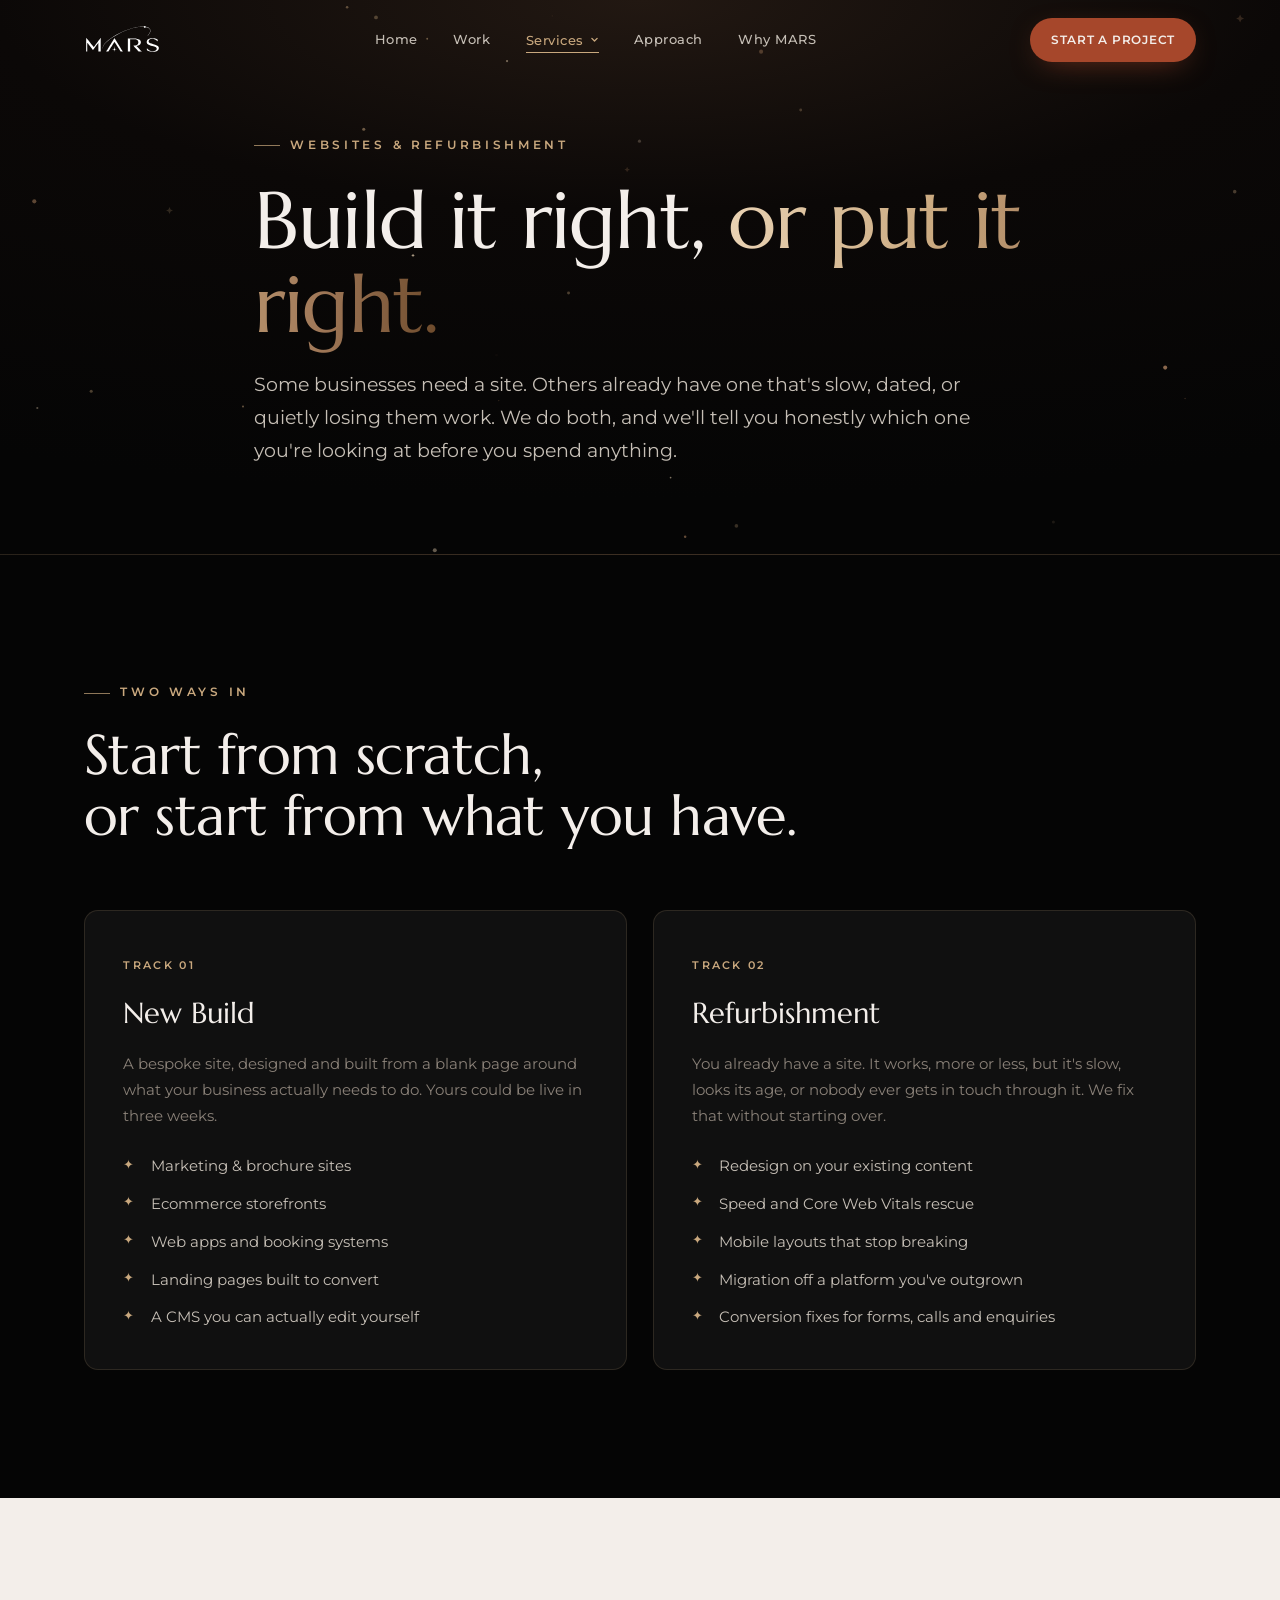
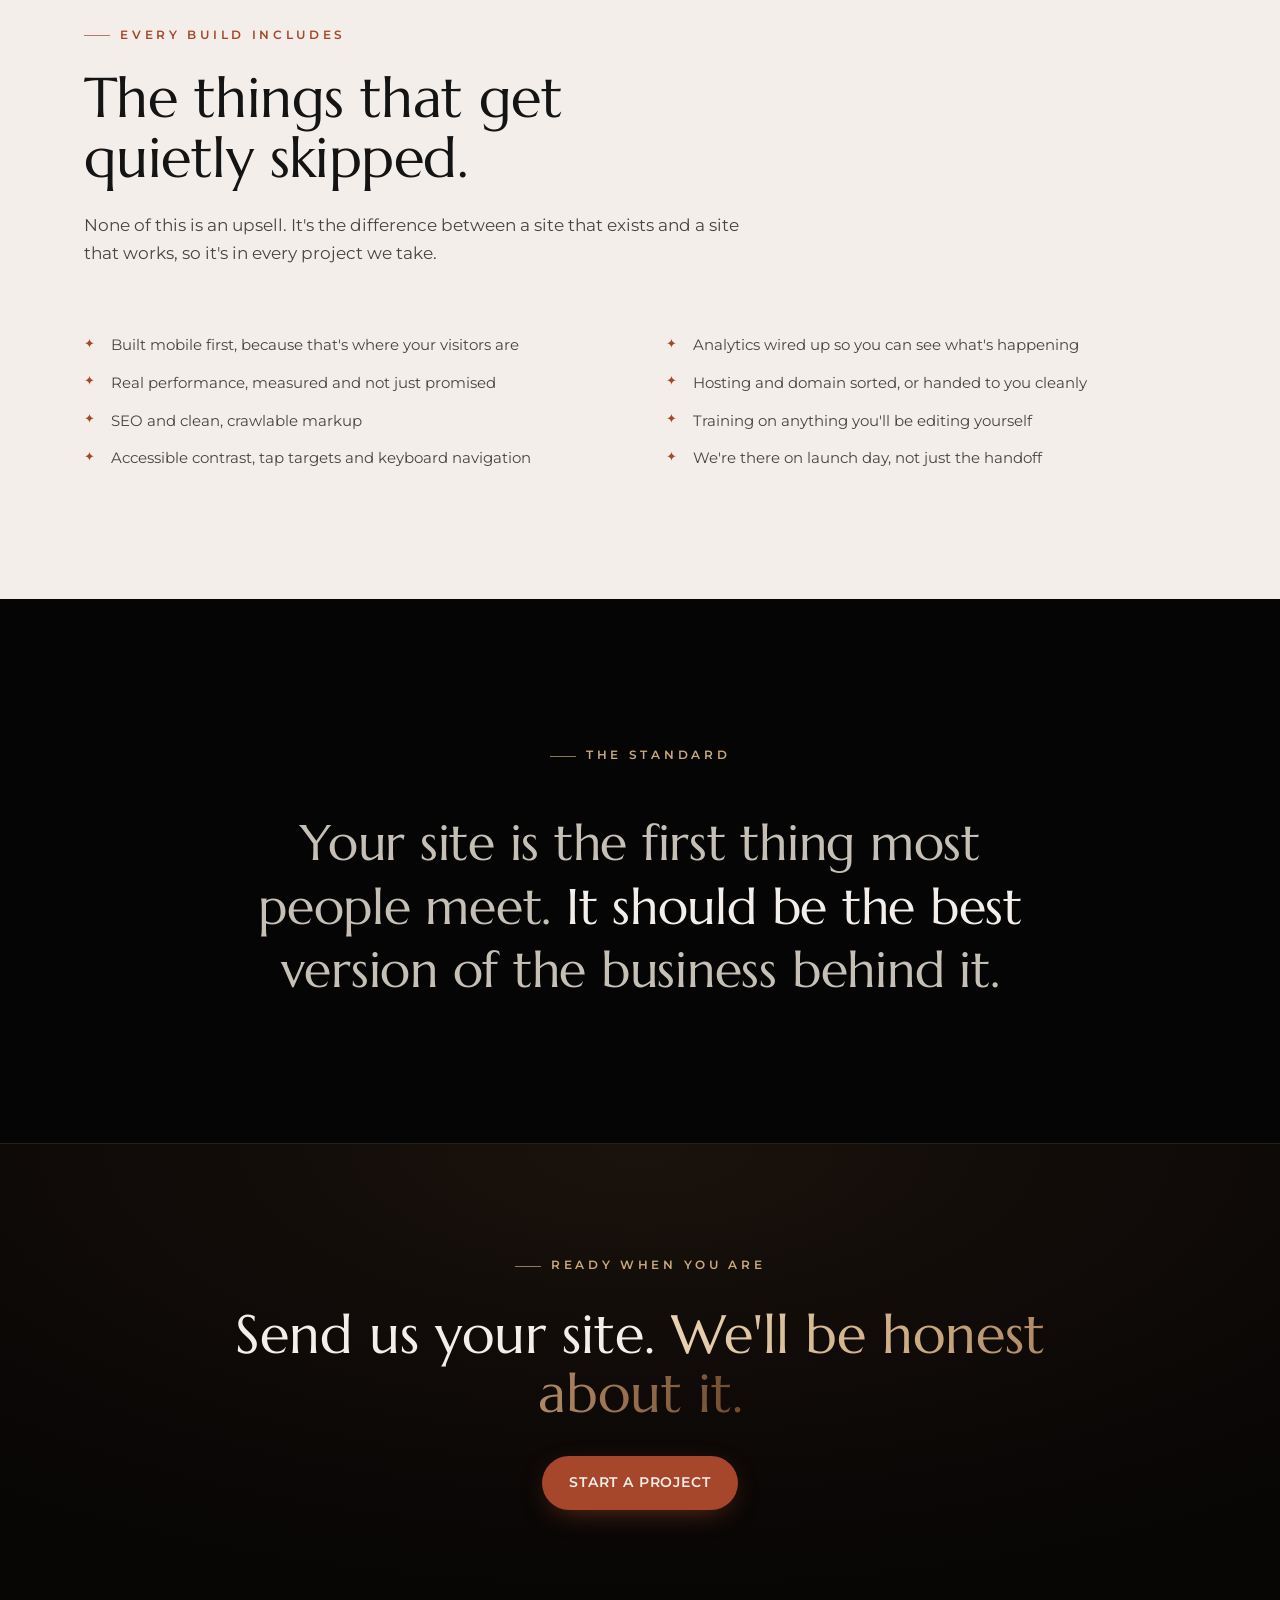
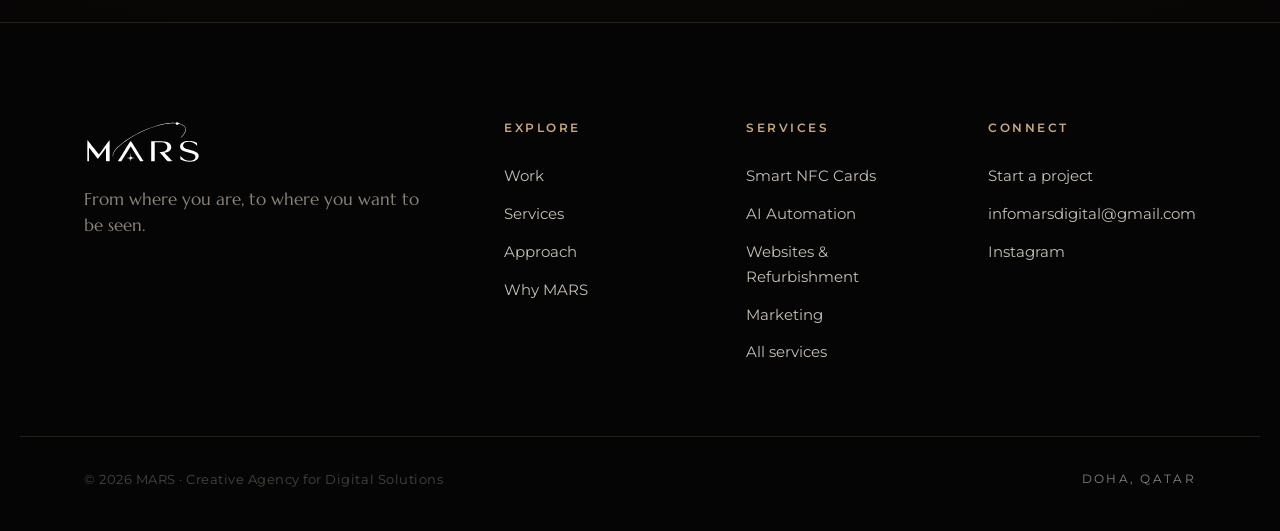
<file: websites.html>
<!DOCTYPE html>
<html lang="en">
<head>
  <meta charset="UTF-8" />
  <meta name="viewport" content="width=device-width, initial-scale=1.0" />
  <title>Websites &amp; Refurbishment · MARS</title>
  <meta name="description" content="MARS builds fast, bespoke websites, and rescues the ones you already have. New builds live in about three weeks, plus refurbishment for sites that are slow, dated, or quietly losing you business." />
  <meta name="theme-color" content="#050505" />
  <link rel="icon" type="image/svg+xml" href="assets/logos/MARS_Icon.svg" />
  <link rel="preconnect" href="https://fonts.googleapis.com" />
  <link rel="preconnect" href="https://fonts.gstatic.com" crossorigin />
  <link href="https://fonts.googleapis.com/css2?family=Marcellus&family=Montserrat:wght@300;400;500;600;700&display=swap" rel="stylesheet" />
  <link rel="stylesheet" href="css/styles.css?v=2" />
</head>
<body>
  <a class="skip-link" href="#main">Skip to content</a>

  <header class="nav" id="nav">
    <div class="nav__inner">
      <a class="nav__brand" href="index.html" aria-label="MARS home">
        <img src="assets/logos/MARS_Wordmark_White.svg?v=2" alt="MARS" class="nav__logo" />
      </a>
      <nav class="nav__links" aria-label="Primary">
        <a href="index.html">Home</a>
        <a href="work.html">Work</a>
        <div class="nav__dd">
          <button class="nav__dd-btn" id="svcBtn" aria-expanded="false" aria-controls="svcMenu" aria-haspopup="true">
            Services
            <svg class="nav__dd-caret" viewBox="0 0 12 12" fill="none" stroke="currentColor" stroke-width="1.8" stroke-linecap="round" stroke-linejoin="round" aria-hidden="true"><path d="M2.5 4.5L6 8l3.5-3.5"/></svg>
          </button>
          <div class="nav__dd-menu" id="svcMenu" role="group" aria-labelledby="svcBtn">
            <a href="services.html" class="nav__dd-all">All services</a>
            <a href="nfc.html">Smart NFC Cards<small>Cards, tags &amp; stands that tap to connect</small></a>
            <a href="automation.html">AI Automation<small>Workflows and AI agents that run themselves</small></a>
            <a href="websites.html">Websites &amp; Refurbishment<small>New builds, and rescues of existing sites</small></a>
            <a href="marketing.html">Marketing<small>Campaigns, delivered with our partners</small></a>
          </div>
        </div>
        <a href="approach.html">Approach</a>
        <a href="why.html">Why MARS</a>
      </nav>
      <div class="nav__actions">
        <a href="contact.html" class="btn btn--primary btn--sm">Start a project</a>
      </div>
      <button class="nav__toggle" id="navToggle" aria-label="Open menu" aria-expanded="false" aria-controls="mobileMenu">
        <span></span><span></span>
      </button>
    </div>
    <div class="mobile-menu" id="mobileMenu" hidden>
      <a href="index.html">Home</a>
      <a href="work.html">Work</a>
      <button class="mobile-menu__toggle" id="mobileSvcToggle" aria-expanded="false" aria-controls="mobileSvc">
        Services
        <svg class="nav__dd-caret" viewBox="0 0 12 12" fill="none" stroke="currentColor" stroke-width="1.8" stroke-linecap="round" stroke-linejoin="round" aria-hidden="true"><path d="M2.5 4.5L6 8l3.5-3.5"/></svg>
      </button>
      <div class="mobile-menu__sub" id="mobileSvc" hidden>
        <a href="services.html">All services</a>
        <a href="nfc.html">Smart NFC Cards</a>
        <a href="automation.html">AI Automation</a>
        <a href="websites.html">Websites &amp; Refurbishment</a>
        <a href="marketing.html">Marketing</a>
      </div>
      <a href="approach.html">Approach</a>
      <a href="why.html">Why MARS</a>
      <a href="contact.html" class="btn btn--primary">Start a project</a>
    </div>
  </header>

  <main id="main">
    <!-- PAGE HERO -->
    <section class="page-hero">
      <canvas class="page-hero__canvas sky" data-density="0.7" aria-hidden="true"></canvas>
      <div class="container page-hero__inner reveal">
        <p class="eyebrow eyebrow--gold">Websites &amp; Refurbishment</p>
        <h1 class="page-hero__title">Build it right, <span>or put it right.</span></h1>
        <p class="page-hero__intro">
          Some businesses need a site. Others already have one that's slow, dated, or quietly
          losing them work. We do both, and we'll tell you honestly which one you're looking at
          before you spend anything.
        </p>
      </div>
    </section>

    <!-- TWO TRACKS -->
    <section class="page-section page-section--dark">
      <div class="container">
        <div class="section-head reveal">
          <p class="eyebrow eyebrow--gold">Two ways in</p>
          <h2 class="section-title section-title--light">Start from scratch,<br />or start from what you have.</h2>
        </div>

        <div class="tracks">
          <article class="track reveal">
            <span class="track__tag">Track 01</span>
            <h3 class="track__title">New Build</h3>
            <p class="track__desc">
              A bespoke site, designed and built from a blank page around what your business
              actually needs to do. Yours could be live in three weeks.
            </p>
            <ul class="ticks">
              <li>Marketing &amp; brochure sites</li>
              <li>Ecommerce storefronts</li>
              <li>Web apps and booking systems</li>
              <li>Landing pages built to convert</li>
              <li>A CMS you can actually edit yourself</li>
            </ul>
          </article>

          <article class="track reveal">
            <span class="track__tag">Track 02</span>
            <h3 class="track__title">Refurbishment</h3>
            <p class="track__desc">
              You already have a site. It works, more or less, but it's slow, looks its age, or
              nobody ever gets in touch through it. We fix that without starting over.
            </p>
            <ul class="ticks">
              <li>Redesign on your existing content</li>
              <li>Speed and Core Web Vitals rescue</li>
              <li>Mobile layouts that stop breaking</li>
              <li>Migration off a platform you've outgrown</li>
              <li>Conversion fixes for forms, calls and enquiries</li>
            </ul>
          </article>
        </div>
      </div>
    </section>

    <!-- WHAT'S INCLUDED -->
    <section class="page-section section--light">
      <div class="container">
        <div class="section-head reveal">
          <p class="eyebrow eyebrow--terra">Every build includes</p>
          <h2 class="section-title">The things that get<br />quietly skipped.</h2>
          <p class="section-intro">
            None of this is an upsell. It's the difference between a site that exists and a site
            that works, so it's in every project we take.
          </p>
        </div>
        <div class="cols-2 reveal">
          <ul class="ticks">
            <li>Built mobile first, because that's where your visitors are</li>
            <li>Real performance, measured and not just promised</li>
            <li>SEO and clean, crawlable markup</li>
            <li>Accessible contrast, tap targets and keyboard navigation</li>
          </ul>
          <ul class="ticks">
            <li>Analytics wired up so you can see what's happening</li>
            <li>Hosting and domain sorted, or handed to you cleanly</li>
            <li>Training on anything you'll be editing yourself</li>
            <li>We're there on launch day, not just the handoff</li>
          </ul>
        </div>
      </div>
    </section>

    <!-- STATEMENT -->
    <section class="statement">
      <div class="container">
        <p class="eyebrow eyebrow--gold reveal">The standard</p>
        <p class="statement__lead reveal">
          Your site is the first thing most people meet. <em>It should be the best</em>
          version of the business behind it.
        </p>
      </div>
    </section>
  </main>

  <section class="cta-band">
    <div class="container cta-band__inner reveal">
      <p class="eyebrow eyebrow--gold">Ready when you are</p>
      <h2 class="cta-band__title">Send us your site. <span>We'll be honest about it.</span></h2>
      <a href="contact.html" class="btn btn--primary">Start a project</a>
    </div>
  </section>

  <footer class="footer">
    <div class="container footer__inner">
      <div class="footer__brand">
        <img src="assets/logos/MARS_Wordmark_White.svg?v=2" alt="MARS · Creative Agency for Digital Solutions" class="footer__logo" />
        <p class="footer__tagline">From where you are, to where you want to be seen.</p>
      </div>
      <nav class="footer__col" aria-label="Explore">
        <h4>Explore</h4>
        <a href="work.html">Work</a>
        <a href="services.html">Services</a>
        <a href="approach.html">Approach</a>
        <a href="why.html">Why MARS</a>
      </nav>
      <nav class="footer__col" aria-label="Services">
        <h4>Services</h4>
        <a href="nfc.html">Smart NFC Cards</a>
        <a href="automation.html">AI Automation</a>
        <a href="websites.html">Websites &amp; Refurbishment</a>
        <a href="marketing.html">Marketing</a>
        <a href="services.html">All services</a>
      </nav>
      <nav class="footer__col" aria-label="Connect">
        <h4>Connect</h4>
        <a href="contact.html">Start a project</a>
        <a href="mailto:infomarsdigital@gmail.com">infomarsdigital@gmail.com</a>
        <a href="https://www.instagram.com/mars.digital.solutions" data-social="instagram" target="_blank" rel="noopener">Instagram</a>
      </nav>
    </div>
    <div class="container footer__bottom">
      <p>© <span id="year">2026</span> MARS · Creative Agency for Digital Solutions</p>
      <p class="footer__made">Doha, Qatar</p>
    </div>
  </footer>

  <script src="js/script.js?v=2"></script>
</body>
</html>
</file>
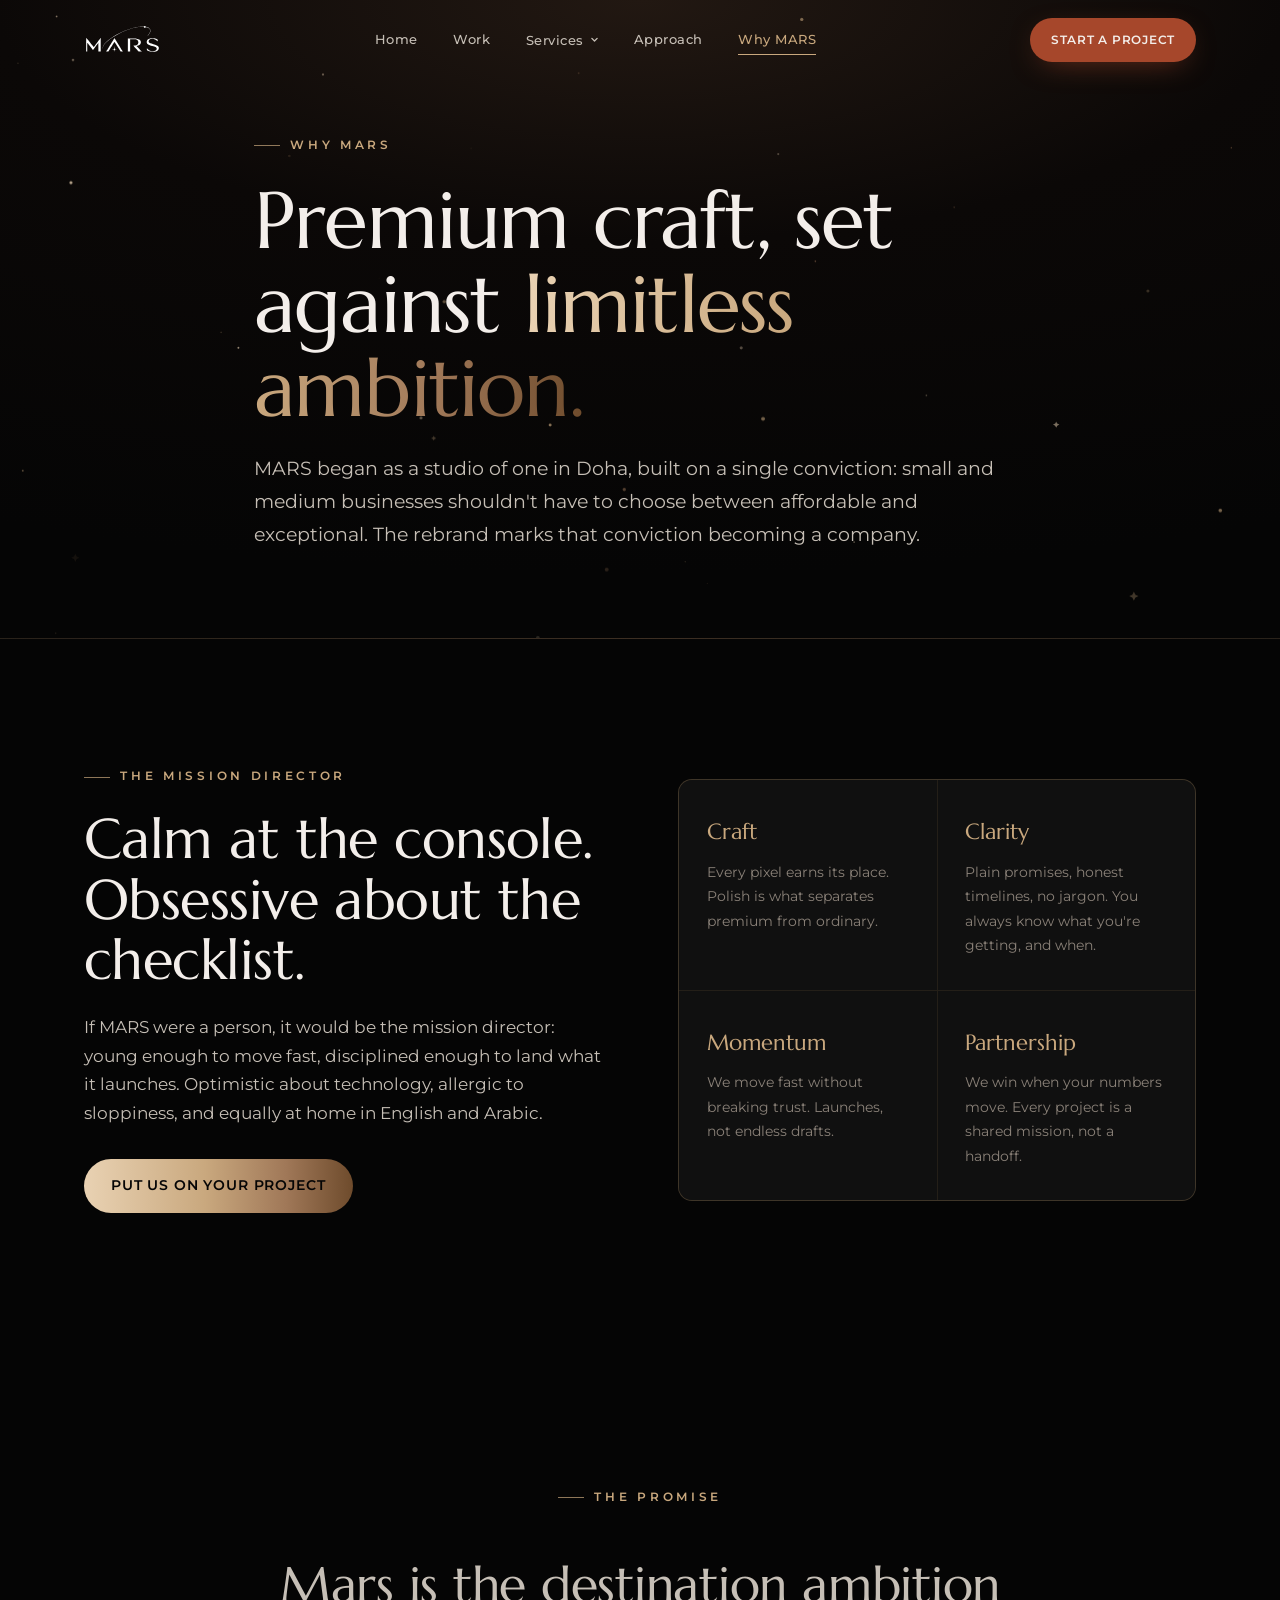
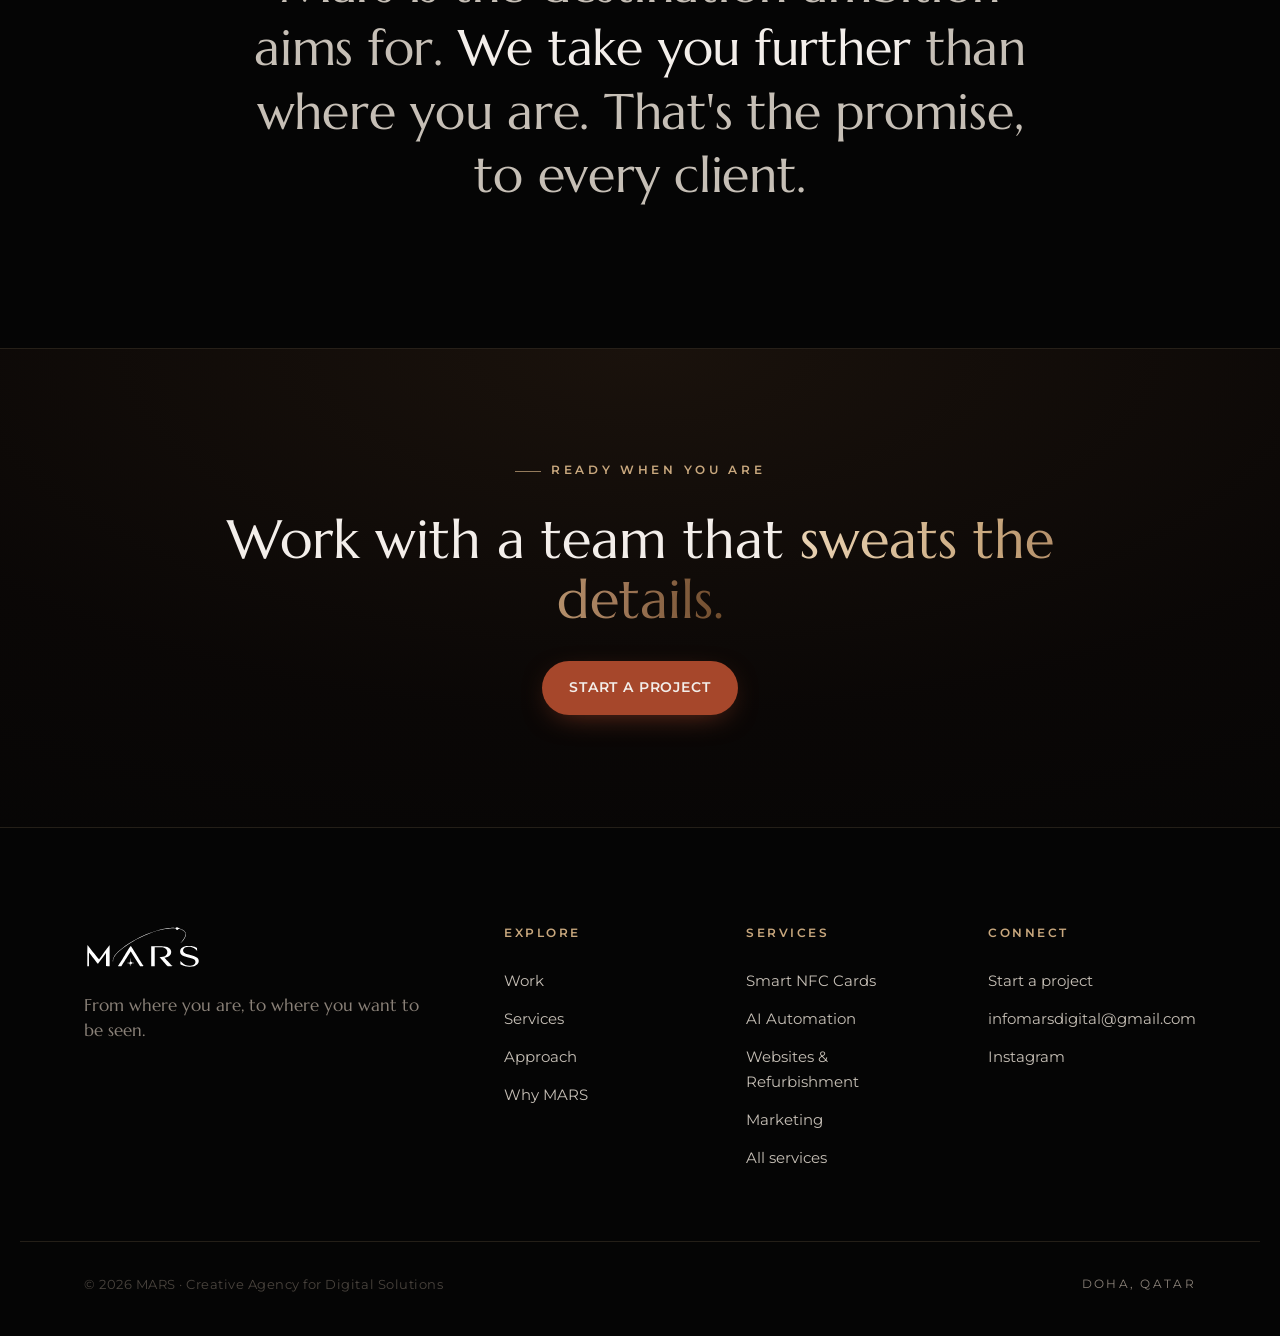
<file: why.html>
<!DOCTYPE html>
<html lang="en">
<head>
  <meta charset="UTF-8" />
  <meta name="viewport" content="width=device-width, initial-scale=1.0" />
  <title>Why MARS · MARS</title>
  <meta name="description" content="Why MARS: premium craft set against limitless ambition. Craft, Clarity, Momentum and Partnership: the values behind the agency, and the mission director mindset that runs every project." />
  <meta name="theme-color" content="#050505" />
  <link rel="icon" type="image/svg+xml" href="assets/logos/MARS_Icon.svg" />
  <link rel="preconnect" href="https://fonts.googleapis.com" />
  <link rel="preconnect" href="https://fonts.gstatic.com" crossorigin />
  <link href="https://fonts.googleapis.com/css2?family=Marcellus&family=Montserrat:wght@300;400;500;600;700&display=swap" rel="stylesheet" />
  <link rel="stylesheet" href="css/styles.css?v=2" />
</head>
<body>
  <a class="skip-link" href="#main">Skip to content</a>

  <header class="nav" id="nav">
    <div class="nav__inner">
      <a class="nav__brand" href="index.html" aria-label="MARS home">
        <img src="assets/logos/MARS_Wordmark_White.svg?v=2" alt="MARS" class="nav__logo" />
      </a>
      <nav class="nav__links" aria-label="Primary">
        <a href="index.html">Home</a>
        <a href="work.html">Work</a>
        <div class="nav__dd">
          <button class="nav__dd-btn" id="svcBtn" aria-expanded="false" aria-controls="svcMenu" aria-haspopup="true">
            Services
            <svg class="nav__dd-caret" viewBox="0 0 12 12" fill="none" stroke="currentColor" stroke-width="1.8" stroke-linecap="round" stroke-linejoin="round" aria-hidden="true"><path d="M2.5 4.5L6 8l3.5-3.5"/></svg>
          </button>
          <div class="nav__dd-menu" id="svcMenu" role="group" aria-labelledby="svcBtn">
            <a href="services.html" class="nav__dd-all">All services</a>
            <a href="nfc.html">Smart NFC Cards<small>Cards, tags &amp; stands that tap to connect</small></a>
            <a href="automation.html">AI Automation<small>Workflows and AI agents that run themselves</small></a>
            <a href="websites.html">Websites &amp; Refurbishment<small>New builds, and rescues of existing sites</small></a>
            <a href="marketing.html">Marketing<small>Campaigns, delivered with our partners</small></a>
          </div>
        </div>
        <a href="approach.html">Approach</a>
        <a href="why.html">Why MARS</a>
      </nav>
      <div class="nav__actions">
        <a href="contact.html" class="btn btn--primary btn--sm">Start a project</a>
      </div>
      <button class="nav__toggle" id="navToggle" aria-label="Open menu" aria-expanded="false" aria-controls="mobileMenu">
        <span></span><span></span>
      </button>
    </div>
    <div class="mobile-menu" id="mobileMenu" hidden>
      <a href="index.html">Home</a>
      <a href="work.html">Work</a>
      <button class="mobile-menu__toggle" id="mobileSvcToggle" aria-expanded="false" aria-controls="mobileSvc">
        Services
        <svg class="nav__dd-caret" viewBox="0 0 12 12" fill="none" stroke="currentColor" stroke-width="1.8" stroke-linecap="round" stroke-linejoin="round" aria-hidden="true"><path d="M2.5 4.5L6 8l3.5-3.5"/></svg>
      </button>
      <div class="mobile-menu__sub" id="mobileSvc" hidden>
        <a href="services.html">All services</a>
        <a href="nfc.html">Smart NFC Cards</a>
        <a href="automation.html">AI Automation</a>
        <a href="websites.html">Websites &amp; Refurbishment</a>
        <a href="marketing.html">Marketing</a>
      </div>
      <a href="approach.html">Approach</a>
      <a href="why.html">Why MARS</a>
      <a href="contact.html" class="btn btn--primary">Start a project</a>
    </div>
  </header>

  <main id="main">
    <!-- PAGE HERO -->
    <section class="page-hero">
      <canvas class="page-hero__canvas sky" data-density="0.7" aria-hidden="true"></canvas>
      <div class="container page-hero__inner reveal">
        <p class="eyebrow eyebrow--gold">Why MARS</p>
        <h1 class="page-hero__title">Premium craft, set against <span>limitless ambition.</span></h1>
        <p class="page-hero__intro">
          MARS began as a studio of one in Doha, built on a single conviction:
          small and medium businesses shouldn't have to choose between affordable and exceptional.
          The rebrand marks that conviction becoming a company.
        </p>
      </div>
    </section>

    <!-- VALUES -->
    <section class="why" id="why" style="background: var(--deep-space);">
      <div class="container why__inner">
        <div class="why__intro reveal">
          <p class="eyebrow eyebrow--gold">The mission director</p>
          <h2 class="section-title section-title--light">Calm at the console.<br />Obsessive about the checklist.</h2>
          <p class="section-intro section-intro--muted">
            If MARS were a person, it would be the mission director: young enough to move fast,
            disciplined enough to land what it launches. Optimistic about technology, allergic to
            sloppiness, and equally at home in English and Arabic.
          </p>
          <a href="contact.html" class="btn btn--gold">Put us on your project</a>
        </div>

        <div class="values">
          <div class="value reveal">
            <h3 class="value__title">Craft</h3>
            <p class="value__desc">Every pixel earns its place. Polish is what separates premium from ordinary.</p>
          </div>
          <div class="value reveal">
            <h3 class="value__title">Clarity</h3>
            <p class="value__desc">Plain promises, honest timelines, no jargon. You always know what you're getting, and when.</p>
          </div>
          <div class="value reveal">
            <h3 class="value__title">Momentum</h3>
            <p class="value__desc">We move fast without breaking trust. Launches, not endless drafts.</p>
          </div>
          <div class="value reveal">
            <h3 class="value__title">Partnership</h3>
            <p class="value__desc">We win when your numbers move. Every project is a shared mission, not a handoff.</p>
          </div>
        </div>
      </div>
    </section>

    <!-- POSITIONING STATEMENT -->
    <section class="statement">
      <div class="container">
        <p class="eyebrow eyebrow--gold reveal">The promise</p>
        <p class="statement__lead reveal">
          Mars is the destination ambition aims for. <em>We take you further</em>
          than where you are. That's the promise, to every client.
        </p>
      </div>
    </section>
  </main>

  <section class="cta-band">
    <div class="container cta-band__inner reveal">
      <p class="eyebrow eyebrow--gold">Ready when you are</p>
      <h2 class="cta-band__title">Work with a team that <span>sweats the details.</span></h2>
      <a href="contact.html" class="btn btn--primary">Start a project</a>
    </div>
  </section>

  <footer class="footer">
    <div class="container footer__inner">
      <div class="footer__brand">
        <img src="assets/logos/MARS_Wordmark_White.svg?v=2" alt="MARS · Creative Agency for Digital Solutions" class="footer__logo" />
        <p class="footer__tagline">From where you are, to where you want to be seen.</p>
      </div>
      <nav class="footer__col" aria-label="Explore">
        <h4>Explore</h4>
        <a href="work.html">Work</a>
        <a href="services.html">Services</a>
        <a href="approach.html">Approach</a>
        <a href="why.html">Why MARS</a>
      </nav>
      <nav class="footer__col" aria-label="Services">
        <h4>Services</h4>
        <a href="nfc.html">Smart NFC Cards</a>
        <a href="automation.html">AI Automation</a>
        <a href="websites.html">Websites &amp; Refurbishment</a>
        <a href="marketing.html">Marketing</a>
        <a href="services.html">All services</a>
      </nav>
      <nav class="footer__col" aria-label="Connect">
        <h4>Connect</h4>
        <a href="contact.html">Start a project</a>
        <a href="mailto:infomarsdigital@gmail.com">infomarsdigital@gmail.com</a>
        <a href="https://www.instagram.com/mars.digital.solutions" data-social="instagram" target="_blank" rel="noopener">Instagram</a>
      </nav>
    </div>
    <div class="container footer__bottom">
      <p>© <span id="year">2026</span> MARS · Creative Agency for Digital Solutions</p>
      <p class="footer__made">Doha, Qatar</p>
    </div>
  </footer>

  <script src="js/script.js?v=2"></script>
</body>
</html>
</file>
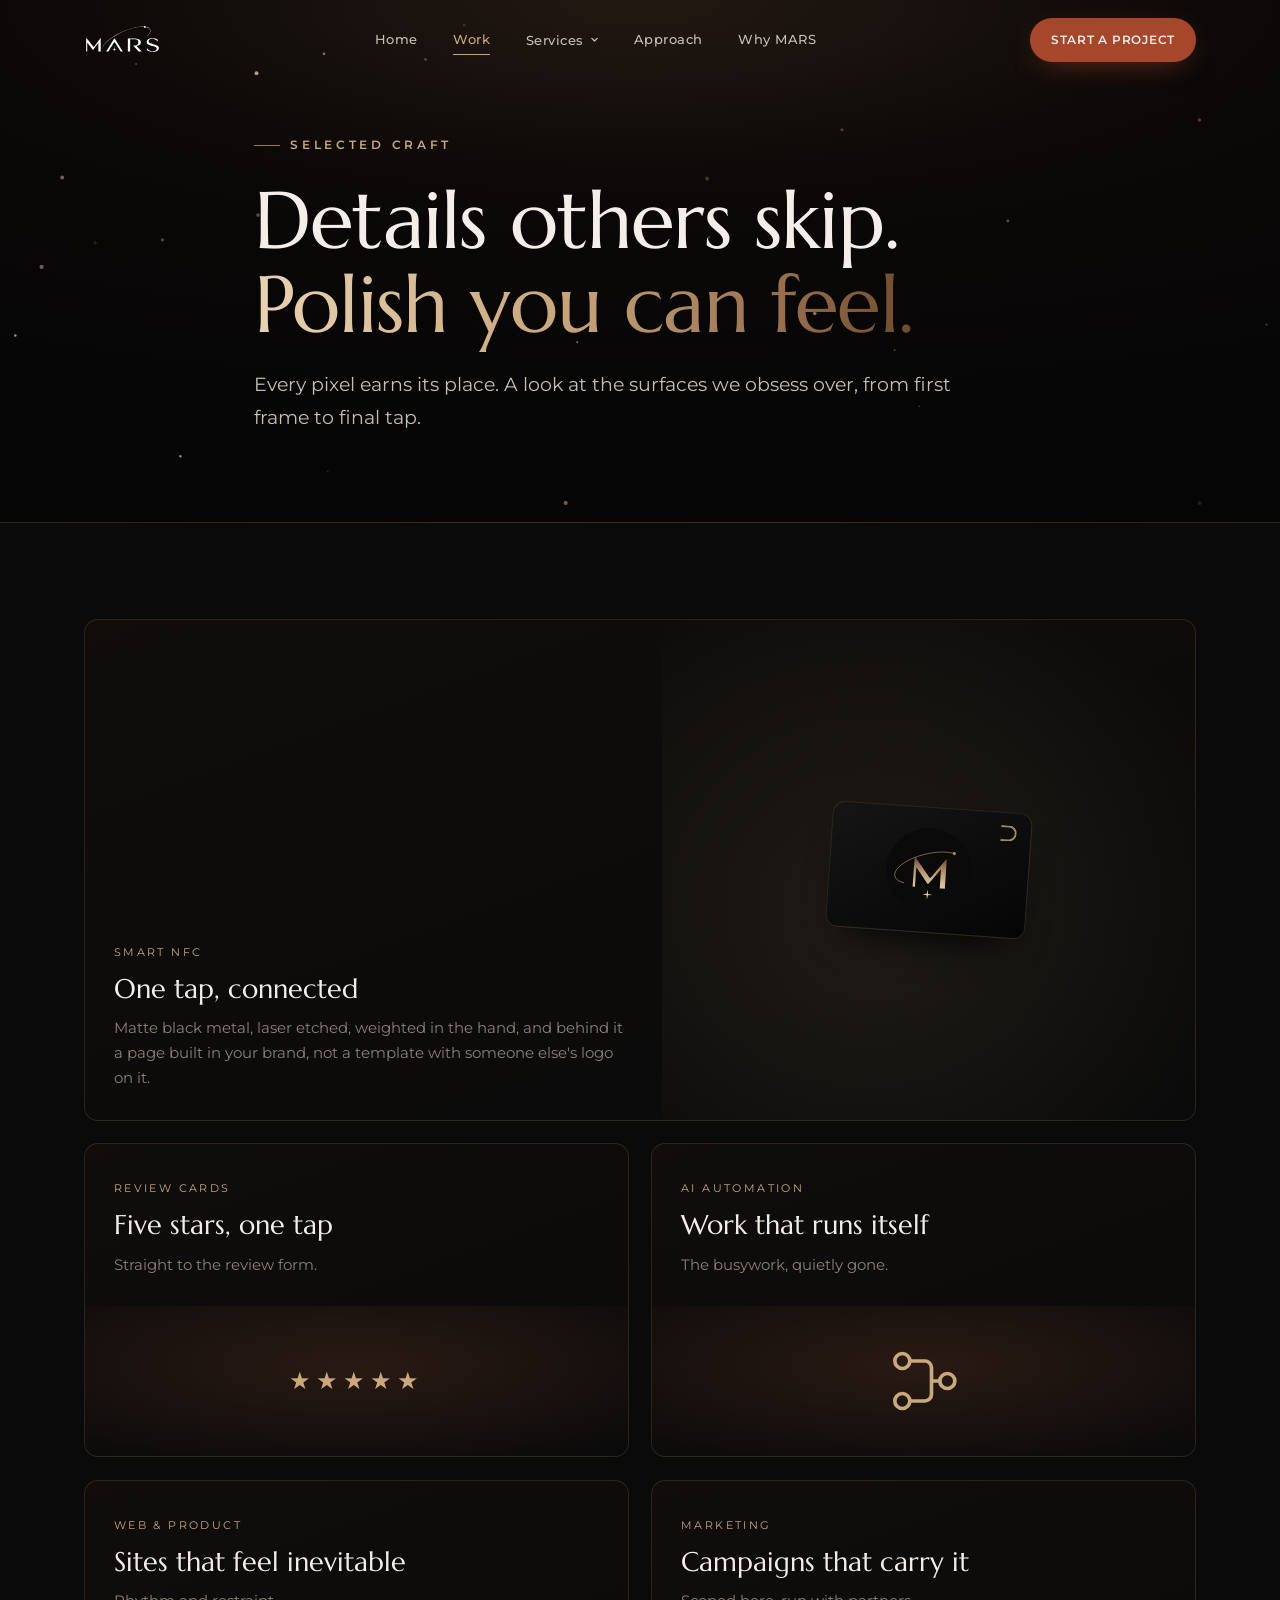
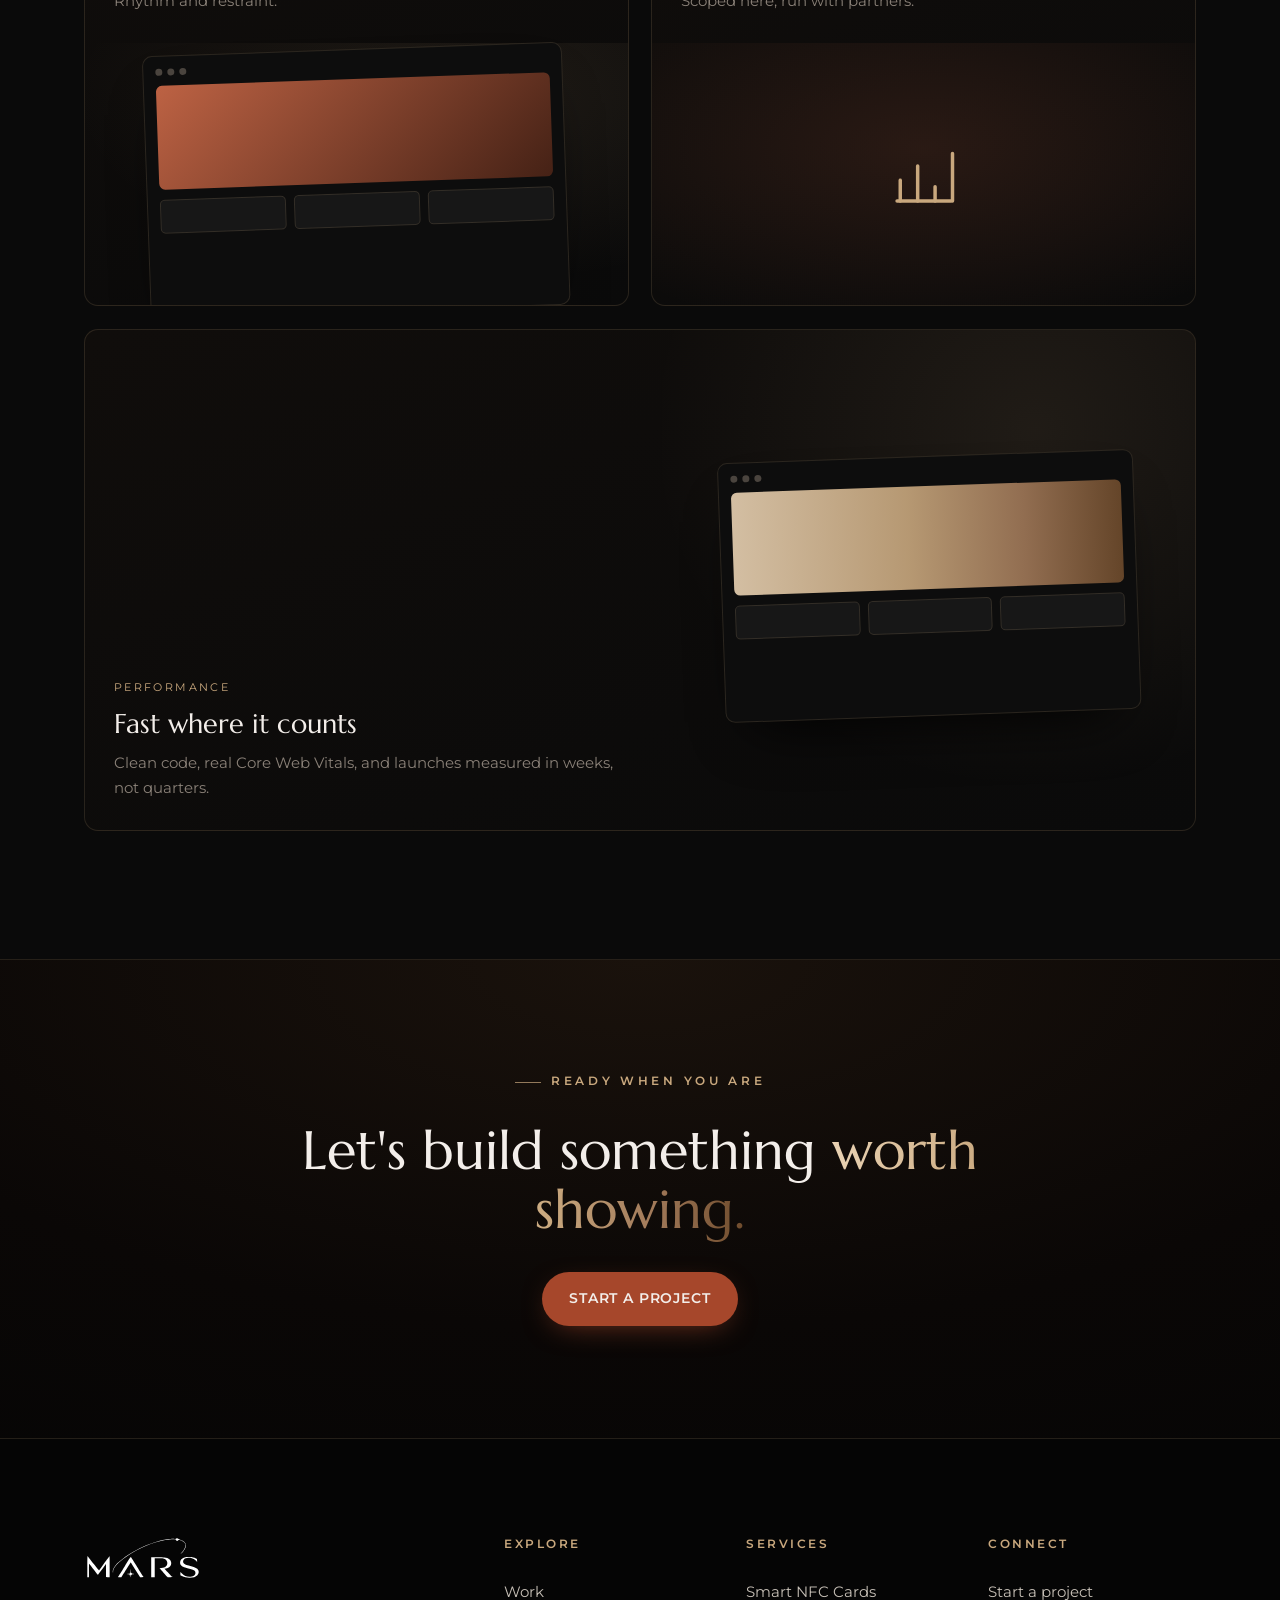
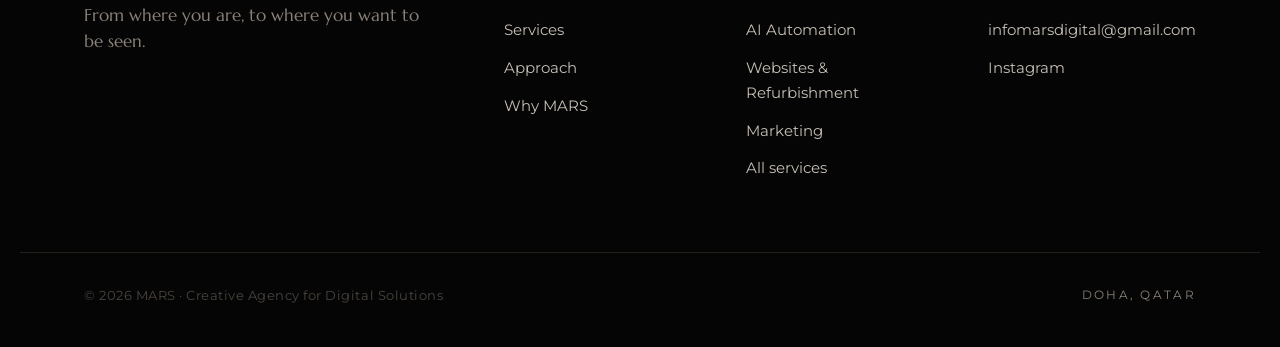
<file: work.html>
<!DOCTYPE html>
<html lang="en">
<head>
  <meta charset="UTF-8" />
  <meta name="viewport" content="width=device-width, initial-scale=1.0" />
  <title>Work · MARS</title>
  <meta name="description" content="Selected craft from MARS: the surfaces we obsess over, from first frame to final tap. Dark first, gold accented, built to make a first impression that closes." />
  <meta name="theme-color" content="#050505" />
  <link rel="icon" type="image/svg+xml" href="assets/logos/MARS_Icon.svg" />
  <link rel="preconnect" href="https://fonts.googleapis.com" />
  <link rel="preconnect" href="https://fonts.gstatic.com" crossorigin />
  <link href="https://fonts.googleapis.com/css2?family=Marcellus&family=Montserrat:wght@300;400;500;600;700&display=swap" rel="stylesheet" />
  <link rel="stylesheet" href="css/styles.css?v=2" />
</head>
<body>
  <a class="skip-link" href="#main">Skip to content</a>

  <header class="nav" id="nav">
    <div class="nav__inner">
      <a class="nav__brand" href="index.html" aria-label="MARS home">
        <img src="assets/logos/MARS_Wordmark_White.svg?v=2" alt="MARS" class="nav__logo" />
      </a>
      <nav class="nav__links" aria-label="Primary">
        <a href="index.html">Home</a>
        <a href="work.html">Work</a>
        <div class="nav__dd">
          <button class="nav__dd-btn" id="svcBtn" aria-expanded="false" aria-controls="svcMenu" aria-haspopup="true">
            Services
            <svg class="nav__dd-caret" viewBox="0 0 12 12" fill="none" stroke="currentColor" stroke-width="1.8" stroke-linecap="round" stroke-linejoin="round" aria-hidden="true"><path d="M2.5 4.5L6 8l3.5-3.5"/></svg>
          </button>
          <div class="nav__dd-menu" id="svcMenu" role="group" aria-labelledby="svcBtn">
            <a href="services.html" class="nav__dd-all">All services</a>
            <a href="nfc.html">Smart NFC Cards<small>Cards, tags &amp; stands that tap to connect</small></a>
            <a href="automation.html">AI Automation<small>Workflows and AI agents that run themselves</small></a>
            <a href="websites.html">Websites &amp; Refurbishment<small>New builds, and rescues of existing sites</small></a>
            <a href="marketing.html">Marketing<small>Campaigns, delivered with our partners</small></a>
          </div>
        </div>
        <a href="approach.html">Approach</a>
        <a href="why.html">Why MARS</a>
      </nav>
      <div class="nav__actions">
        <a href="contact.html" class="btn btn--primary btn--sm">Start a project</a>
      </div>
      <button class="nav__toggle" id="navToggle" aria-label="Open menu" aria-expanded="false" aria-controls="mobileMenu">
        <span></span><span></span>
      </button>
    </div>
    <div class="mobile-menu" id="mobileMenu" hidden>
      <a href="index.html">Home</a>
      <a href="work.html">Work</a>
      <button class="mobile-menu__toggle" id="mobileSvcToggle" aria-expanded="false" aria-controls="mobileSvc">
        Services
        <svg class="nav__dd-caret" viewBox="0 0 12 12" fill="none" stroke="currentColor" stroke-width="1.8" stroke-linecap="round" stroke-linejoin="round" aria-hidden="true"><path d="M2.5 4.5L6 8l3.5-3.5"/></svg>
      </button>
      <div class="mobile-menu__sub" id="mobileSvc" hidden>
        <a href="services.html">All services</a>
        <a href="nfc.html">Smart NFC Cards</a>
        <a href="automation.html">AI Automation</a>
        <a href="websites.html">Websites &amp; Refurbishment</a>
        <a href="marketing.html">Marketing</a>
      </div>
      <a href="approach.html">Approach</a>
      <a href="why.html">Why MARS</a>
      <a href="contact.html" class="btn btn--primary">Start a project</a>
    </div>
  </header>

  <main id="main">
    <!-- PAGE HERO -->
    <section class="page-hero">
      <canvas class="page-hero__canvas sky" data-density="0.7" aria-hidden="true"></canvas>
      <div class="container page-hero__inner reveal">
        <p class="eyebrow eyebrow--gold">Selected craft</p>
        <h1 class="page-hero__title">Details others skip. <span>Polish you can feel.</span></h1>
        <p class="page-hero__intro">
          Every pixel earns its place. A look at the surfaces we obsess over,
          from first frame to final tap.
        </p>
      </div>
    </section>

    <!-- WORK GRID -->
    <section class="work" id="work" style="padding-top: clamp(3.5rem, 8vw, 6rem);">
      <div class="container">
        <div class="work__grid">
          <article class="work-tile work-tile--wide reveal">
            <div class="work-tile__body">
              <span class="work-tile__tag">Smart NFC</span>
              <h3>One tap, connected</h3>
              <p>Matte black metal, laser etched, weighted in the hand, and behind it a page built in your brand, not a template with someone else's logo on it.</p>
            </div>
            <div class="work-tile__art work-tile__art--card" aria-hidden="true">
              <div class="mock-card">
                <img src="assets/logos/MARS_Icon.svg" alt="" />
                <span class="mock-card__wave"></span>
              </div>
            </div>
          </article>

          <article class="work-tile reveal">
            <div class="work-tile__body">
              <span class="work-tile__tag">Review cards</span>
              <h3>Five stars, one tap</h3>
              <p>Straight to the review form.</p>
            </div>
            <div class="work-tile__art work-tile__art--play" aria-hidden="true">
              <span class="card-mock__stars" style="font-size:1.5rem; letter-spacing:5px;">★★★★★</span>
            </div>
          </article>

          <article class="work-tile reveal">
            <div class="work-tile__body">
              <span class="work-tile__tag">AI Automation</span>
              <h3>Work that runs itself</h3>
              <p>The busywork, quietly gone.</p>
            </div>
            <div class="work-tile__art work-tile__art--play" aria-hidden="true">
              <svg width="80" height="80" viewBox="0 0 48 48" fill="none" stroke="#C9A87E" stroke-width="2.2" stroke-linecap="round" stroke-linejoin="round">
                <circle cx="11" cy="12" r="4.5"/><circle cx="11" cy="36" r="4.5"/><circle cx="38" cy="24" r="4.5"/>
                <path d="M15.5 12h9a4 4 0 014 4v8M15.5 36h9a4 4 0 004-4v-8M28.5 24h5"/>
              </svg>
            </div>
          </article>

          <article class="work-tile reveal">
            <div class="work-tile__body">
              <span class="work-tile__tag">Web &amp; Product</span>
              <h3>Sites that feel inevitable</h3>
              <p>Rhythm and restraint.</p>
            </div>
            <div class="work-tile__art work-tile__art--ui" aria-hidden="true">
              <div class="mock-ui">
                <div class="mock-ui__bar"><span></span><span></span><span></span></div>
                <div class="mock-ui__hero"></div>
                <div class="mock-ui__row"><i></i><i></i><i></i></div>
              </div>
            </div>
          </article>

          <article class="work-tile reveal">
            <div class="work-tile__body">
              <span class="work-tile__tag">Marketing</span>
              <h3>Campaigns that carry it</h3>
              <p>Scoped here, run with partners.</p>
            </div>
            <div class="work-tile__art work-tile__art--play" aria-hidden="true">
              <svg width="76" height="76" viewBox="0 0 48 48" fill="none" stroke="#C9A87E" stroke-width="2.2" stroke-linecap="round" stroke-linejoin="round">
                <path d="M7 41h34"/><path d="M9 41V28M20 41V19M31 41V32M42 41V11"/>
              </svg>
            </div>
          </article>

          <article class="work-tile work-tile--wide reveal">
            <div class="work-tile__body">
              <span class="work-tile__tag">Performance</span>
              <h3>Fast where it counts</h3>
              <p>Clean code, real Core Web Vitals, and launches measured in weeks, not quarters.</p>
            </div>
            <div class="work-tile__art work-tile__art--ui" aria-hidden="true">
              <div class="mock-ui">
                <div class="mock-ui__bar"><span></span><span></span><span></span></div>
                <div class="mock-ui__hero" style="background: var(--grad-gold-h); opacity:.9;"></div>
                <div class="mock-ui__row"><i></i><i></i><i></i></div>
              </div>
            </div>
          </article>
        </div>
      </div>
    </section>
  </main>

  <section class="cta-band">
    <div class="container cta-band__inner reveal">
      <p class="eyebrow eyebrow--gold">Ready when you are</p>
      <h2 class="cta-band__title">Let's build something <span>worth showing.</span></h2>
      <a href="contact.html" class="btn btn--primary">Start a project</a>
    </div>
  </section>

  <footer class="footer">
    <div class="container footer__inner">
      <div class="footer__brand">
        <img src="assets/logos/MARS_Wordmark_White.svg?v=2" alt="MARS · Creative Agency for Digital Solutions" class="footer__logo" />
        <p class="footer__tagline">From where you are, to where you want to be seen.</p>
      </div>
      <nav class="footer__col" aria-label="Explore">
        <h4>Explore</h4>
        <a href="work.html">Work</a>
        <a href="services.html">Services</a>
        <a href="approach.html">Approach</a>
        <a href="why.html">Why MARS</a>
      </nav>
      <nav class="footer__col" aria-label="Services">
        <h4>Services</h4>
        <a href="nfc.html">Smart NFC Cards</a>
        <a href="automation.html">AI Automation</a>
        <a href="websites.html">Websites &amp; Refurbishment</a>
        <a href="marketing.html">Marketing</a>
        <a href="services.html">All services</a>
      </nav>
      <nav class="footer__col" aria-label="Connect">
        <h4>Connect</h4>
        <a href="contact.html">Start a project</a>
        <a href="mailto:infomarsdigital@gmail.com">infomarsdigital@gmail.com</a>
        <a href="https://www.instagram.com/mars.digital.solutions" data-social="instagram" target="_blank" rel="noopener">Instagram</a>
      </nav>
    </div>
    <div class="container footer__bottom">
      <p>© <span id="year">2026</span> MARS · Creative Agency for Digital Solutions</p>
      <p class="footer__made">Doha, Qatar</p>
    </div>
  </footer>

  <script src="js/script.js?v=2"></script>
</body>
</html>
</file>
<file: css/styles.css>
/* =================================================================
   MARS — Creative Agency for Digital Solutions
   Brand-accurate stylesheet
   Palette, type and rules per MARS Brand Guidelines (Edition 02)
   ================================================================= */

/* ----------------------------- Tokens ----------------------------- */
:root {
  /* Primary */
  --deep-space: #050505;
  --ink: #141414;
  --solar-gold: #C9A87E;
  --moon-dust: #F3EEEA;

  /* Secondary */
  --terracotta: #A6472B;
  --deep-bronze: #6E4B2C;
  --dust-orange: #DC714D;

  /* Gold tints */
  --gold-light: #E9D2B3;
  --gold-mid: #A07858;
  --gold-pale: #F6ECDD;

  /* Warm neutrals */
  --n-ink: #141414;
  --n-4a: #4A443E;
  --n-8a: #8A8178;
  --n-c6: #C6BFB6;
  --n-e2: #E2DAD1;

  /* Surfaces */
  --surface-1: #0A0A0A;
  --surface-2: #101010;
  --surface-3: #161311;
  --line-dark: rgba(201, 168, 126, 0.16);
  --line-light: rgba(20, 20, 20, 0.12);

  /* Gradients */
  --grad-gold: linear-gradient(180deg, #E9D2B3 0%, #C9A87E 45%, #A07858 75%, #6E4B2C 100%);
  --grad-gold-h: linear-gradient(90deg, #E9D2B3 0%, #C9A87E 45%, #A07858 75%, #6E4B2C 100%);
  --grad-horizon: linear-gradient(135deg, #DC714D 0%, #4F2517 100%);
  --grad-space: radial-gradient(120% 90% at 50% 0%, #221812 0%, #0b0807 42%, #050505 100%);

  /* Type */
  --font-display: "Marcellus", "Times New Roman", serif;
  --font-body: "Montserrat", -apple-system, BlinkMacSystemFont, "Segoe UI", sans-serif;

  /* Layout */
  --maxw: 1240px;
  --gutter: clamp(20px, 5vw, 64px);
  --radius: 14px;
  --radius-sm: 10px;

  --ease: cubic-bezier(0.22, 1, 0.36, 1);
}

/* ----------------------------- Reset ------------------------------ */
*, *::before, *::after { box-sizing: border-box; margin: 0; padding: 0; }
html { scroll-behavior: smooth; -webkit-text-size-adjust: 100%; }
@media (prefers-reduced-motion: reduce) {
  html { scroll-behavior: auto; }
  *, *::before, *::after { animation-duration: 0.001ms !important; animation-iteration-count: 1 !important; transition-duration: 0.001ms !important; }
}

body {
  font-family: var(--font-body);
  background: var(--deep-space);
  color: var(--moon-dust);
  line-height: 1.7;
  font-weight: 400;
  -webkit-font-smoothing: antialiased;
  text-rendering: optimizeLegibility;
  overflow-x: hidden;
}

img, svg { display: block; max-width: 100%; }
a { color: inherit; text-decoration: none; }
button { font-family: inherit; cursor: pointer; border: none; background: none; color: inherit; }
ul, ol { list-style: none; }

::selection { background: var(--terracotta); color: var(--moon-dust); }

.skip-link {
  position: absolute; left: -999px; top: 0; z-index: 1000;
  background: var(--solar-gold); color: var(--deep-space);
  padding: 12px 20px; border-radius: 0 0 8px 0; font-weight: 600;
}
.skip-link:focus { left: 0; }

.container { width: 100%; max-width: var(--maxw); margin-inline: auto; padding-inline: var(--gutter); }

/* ------------------------- Shared elements ------------------------ */
.eyebrow {
  font-family: var(--font-body);
  font-weight: 600;
  font-size: 0.72rem;
  letter-spacing: 0.32em;
  text-transform: uppercase;
  margin-bottom: 1.4rem;
}
.eyebrow--gold { color: var(--solar-gold); }
.eyebrow--terra { color: var(--terracotta); }
.eyebrow::before {
  content: ""; display: inline-block; width: 26px; height: 1px;
  background: currentColor; vertical-align: middle; margin-right: 0.9em; opacity: 0.7;
}

.section-title {
  font-family: var(--font-display);
  font-weight: 400;
  line-height: 1.08;
  letter-spacing: -0.01em;
  font-size: clamp(2rem, 4.6vw, 3.5rem);
  color: var(--ink);
}
.section-title--light { color: var(--moon-dust); }

.section-head { max-width: 760px; margin-bottom: clamp(2.6rem, 5vw, 4rem); }
.section-intro {
  margin-top: 1.4rem; font-size: 1.05rem; color: var(--n-4a); max-width: 60ch;
}
.section-intro--muted { color: var(--n-c6); }

/* Buttons */
.btn {
  --pad-y: 0.95rem; --pad-x: 1.7rem;
  display: inline-flex; align-items: center; justify-content: center; gap: 0.6em;
  padding: var(--pad-y) var(--pad-x);
  font-family: var(--font-body); font-weight: 600; font-size: 0.86rem;
  letter-spacing: 0.06em; text-transform: uppercase;
  border-radius: 100px; min-height: 48px;
  transition: transform 0.4s var(--ease), background 0.4s var(--ease), color 0.4s var(--ease), box-shadow 0.4s var(--ease), border-color 0.4s var(--ease);
  will-change: transform;
}
.btn--sm { --pad-y: 0.7rem; --pad-x: 1.3rem; min-height: 42px; font-size: 0.78rem; }
.btn--block { width: 100%; }

.btn--primary { background: var(--terracotta); color: var(--moon-dust); box-shadow: 0 8px 30px -12px rgba(166, 71, 43, 0.8); }
.btn--primary:hover { background: var(--dust-orange); transform: translateY(-2px); box-shadow: 0 14px 40px -12px rgba(220, 113, 77, 0.7); }

.btn--gold { background: var(--grad-gold-h); color: var(--deep-space); }
.btn--gold:hover { transform: translateY(-2px); box-shadow: 0 14px 40px -14px rgba(201, 168, 126, 0.7); }

.btn--ghost { border: 1px solid var(--line-dark); color: var(--moon-dust); background: transparent; }
.btn--ghost:hover { border-color: var(--solar-gold); color: var(--solar-gold); transform: translateY(-2px); }

:focus-visible { outline: 2px solid var(--dust-orange); outline-offset: 3px; border-radius: 4px; }

/* ------------------------- Reveal on scroll ----------------------- */
.reveal { opacity: 0; transform: translateY(26px); transition: opacity 0.9s var(--ease), transform 0.9s var(--ease); }
.reveal.is-visible { opacity: 1; transform: none; }
@media (prefers-reduced-motion: reduce) { .reveal { opacity: 1; transform: none; } }

/* ============================== NAV ============================== */
.nav {
  position: fixed; inset: 0 0 auto 0; z-index: 100;
  transition: background 0.4s var(--ease), backdrop-filter 0.4s var(--ease), border-color 0.4s var(--ease);
  border-bottom: 1px solid transparent;
}
.nav.is-scrolled {
  background: rgba(5, 5, 5, 0.72);
  backdrop-filter: blur(14px) saturate(120%);
  -webkit-backdrop-filter: blur(14px) saturate(120%);
  border-bottom-color: var(--line-dark);
}
.nav__inner {
  max-width: var(--maxw); margin-inline: auto; padding: 1.1rem var(--gutter);
  display: flex; align-items: center; justify-content: space-between; gap: 2rem;
}
.nav__logo { height: 30px; width: auto; }
.nav__links { display: flex; align-items: center; gap: 2.2rem; }
.nav__links > a, .nav__dd-btn {
  font-size: 0.82rem; letter-spacing: 0.04em; color: var(--n-c6); font-weight: 500;
  font-family: var(--font-body);
  position: relative; padding: 0.3rem 0; transition: color 0.3s var(--ease);
}
.nav__links > a::after, .nav__dd-btn::after {
  content: ""; position: absolute; left: 0; bottom: 0; width: 0; height: 1px;
  background: var(--solar-gold); transition: width 0.4s var(--ease);
}
.nav__links > a:hover, .nav__dd-btn:hover { color: var(--moon-dust); }
.nav__links > a:hover::after, .nav__dd-btn:hover::after { width: 100%; }
.nav__actions { display: flex; }

/* Services dropdown */
.nav__dd { position: relative; }
.nav__dd-btn { display: inline-flex; align-items: center; gap: 0.45em; }
.nav__dd-caret { width: 9px; height: 9px; transition: transform 0.35s var(--ease); }
.nav__dd-btn[aria-expanded="true"] .nav__dd-caret { transform: rotate(180deg); }

.nav__dd-menu {
  position: absolute; top: 100%; left: 50%; transform: translate(-50%, 8px);
  margin-top: 14px; min-width: 268px; padding: 0.6rem;
  background: rgba(10, 10, 10, 0.96);
  backdrop-filter: blur(16px) saturate(120%);
  -webkit-backdrop-filter: blur(16px) saturate(120%);
  border: 1px solid var(--line-dark); border-radius: var(--radius);
  box-shadow: 0 30px 60px -24px rgba(0, 0, 0, 0.9);
  opacity: 0; visibility: hidden; pointer-events: none;
  transition: opacity 0.32s var(--ease), transform 0.32s var(--ease), visibility 0.32s;
}
/* Invisible bridge so the cursor can travel from the button to the menu */
.nav__dd-menu::before { content: ""; position: absolute; left: 0; right: 0; top: -14px; height: 14px; }
.nav__dd:hover .nav__dd-menu,
.nav__dd-btn[aria-expanded="true"] + .nav__dd-menu {
  opacity: 1; visibility: visible; pointer-events: auto; transform: translate(-50%, 0);
}
.nav__dd-menu a {
  display: block; padding: 0.7rem 0.9rem; border-radius: var(--radius-sm);
  color: var(--n-c6); font-size: 0.88rem; line-height: 1.35;
  transition: background 0.3s var(--ease), color 0.3s var(--ease);
}
.nav__dd-menu a small {
  display: block; font-size: 0.72rem; color: var(--n-8a); margin-top: 0.15rem; letter-spacing: 0.01em;
}
.nav__dd-menu a:hover { background: var(--surface-3); color: var(--moon-dust); }
.nav__dd-menu a:hover small { color: var(--n-c6); }
.nav__dd-menu a[aria-current="page"] { color: var(--solar-gold); background: var(--surface-2); }
.nav__dd-menu .nav__dd-all {
  margin-bottom: 0.3rem; padding-bottom: 0.85rem; border-bottom: 1px solid var(--line-dark);
  border-radius: var(--radius-sm) var(--radius-sm) 0 0;
  font-size: 0.7rem; letter-spacing: 0.2em; text-transform: uppercase; color: var(--n-8a); font-weight: 600;
}

.nav__toggle { display: none; width: 44px; height: 44px; flex-direction: column; justify-content: center; align-items: center; gap: 6px; }
.nav__toggle span { display: block; width: 24px; height: 2px; background: var(--moon-dust); transition: transform 0.35s var(--ease), opacity 0.35s var(--ease); }
.nav__toggle[aria-expanded="true"] span:first-child { transform: translateY(4px) rotate(45deg); }
.nav__toggle[aria-expanded="true"] span:last-child { transform: translateY(-4px) rotate(-45deg); }

.mobile-menu[hidden] { display: none; }
.mobile-menu {
  display: flex; flex-direction: column; gap: 0.4rem;
  padding: 1rem var(--gutter) 2rem;
  background: rgba(5, 5, 5, 0.96); backdrop-filter: blur(14px);
  border-bottom: 1px solid var(--line-dark);
}
.mobile-menu a { padding: 0.9rem 0; font-size: 1.05rem; color: var(--n-c6); border-bottom: 1px solid var(--line-dark); }
.mobile-menu a.btn { border: none; margin-top: 1rem; color: var(--moon-dust); }

/* Mobile services disclosure */
.mobile-menu__toggle {
  display: flex; align-items: center; justify-content: space-between; width: 100%;
  padding: 0.9rem 0; font-size: 1.05rem; color: var(--n-c6);
  border-bottom: 1px solid var(--line-dark); text-align: left; min-height: 48px;
}
.mobile-menu__toggle .nav__dd-caret { width: 11px; height: 11px; transition: transform 0.35s var(--ease); }
.mobile-menu__toggle[aria-expanded="true"] { color: var(--solar-gold); }
.mobile-menu__toggle[aria-expanded="true"] .nav__dd-caret { transform: rotate(180deg); }
.mobile-menu__sub[hidden] { display: none; }
/* Nested links aren't direct children of .mobile-menu, so they don't get blockified by its
   flex context — lay them out explicitly or they run together on one line. */
.mobile-menu__sub {
  display: flex; flex-direction: column;
  padding-left: 1.1rem; border-left: 1px solid var(--line-dark); margin-left: 0.2rem;
}
.mobile-menu__sub a { font-size: 0.96rem; padding: 0.75rem 0; }
.mobile-menu__sub a:last-child { border-bottom: none; }

/* ============================== HERO ============================== */
.hero {
  position: relative; min-height: 100svh; display: flex; align-items: center;
  padding: 8rem 0 5rem; background: var(--grad-space); overflow: hidden; isolation: isolate;
}
.hero__canvas { position: absolute; inset: 0; z-index: -2; width: 100%; height: 100%; }
.hero__glow {
  position: absolute; z-index: -1; left: 50%; top: 8%; width: min(900px, 90vw); height: 520px;
  transform: translateX(-50%);
  background: radial-gradient(closest-side, rgba(201, 168, 126, 0.16), transparent 72%);
  filter: blur(10px); pointer-events: none;
}
.hero__inner {
  max-width: 920px; margin-inline: auto; padding-inline: var(--gutter); text-align: center;
}
.hero .eyebrow::before { display: none; }
.hero .eyebrow { display: block; }

.hero__lockup {
  width: min(660px, 82vw); height: auto; margin: 0.5rem auto 2.2rem;
  filter: drop-shadow(0 12px 50px rgba(201, 168, 126, 0.18));
}
.hero__tagline {
  font-family: var(--font-display); font-weight: 400;
  font-size: clamp(1.5rem, 4vw, 2.85rem); line-height: 1.18; letter-spacing: 0.005em;
  color: var(--moon-dust);
}
.hero__tagline span {
  background: var(--grad-gold-h); -webkit-background-clip: text; background-clip: text; color: transparent;
}
.hero__sub {
  margin: 1.8rem auto 0; max-width: 56ch; color: var(--n-c6); font-size: 1.05rem;
}
.hero__cta { margin-top: 2.6rem; display: flex; gap: 1rem; justify-content: center; flex-wrap: wrap; }
.hero__meta {
  margin-top: 2.8rem; font-size: 0.72rem; letter-spacing: 0.28em; text-transform: uppercase;
  color: var(--n-8a);
}

.hero__scroll {
  position: absolute; left: 50%; bottom: 26px; transform: translateX(-50%); z-index: 2;
  width: 26px; height: 44px; display: grid; place-items: center;
}
.hero__scroll-line { width: 1px; height: 34px; background: linear-gradient(var(--solar-gold), transparent); position: relative; overflow: hidden; }
.hero__scroll-line::after {
  content: ""; position: absolute; top: -60%; left: 0; width: 100%; height: 60%;
  background: var(--gold-light); animation: scrolldrop 2.2s var(--ease) infinite;
}
@keyframes scrolldrop { 0% { top: -60%; } 60%,100% { top: 120%; } }

/* ============================== MARQUEE ============================== */
.marquee {
  background: var(--surface-1); border-block: 1px solid var(--line-dark);
  padding: 1.4rem 0; overflow: hidden; white-space: nowrap;
  -webkit-mask-image: linear-gradient(90deg, transparent, #000 8%, #000 92%, transparent);
          mask-image: linear-gradient(90deg, transparent, #000 8%, #000 92%, transparent);
}
.marquee__track { display: inline-flex; align-items: center; gap: 2.6rem; animation: marquee 46s linear infinite; }
.marquee__track span {
  font-family: var(--font-display); font-size: clamp(1.2rem, 2.4vw, 1.7rem); color: var(--n-8a); letter-spacing: 0.02em;
}
.marquee__track .star { color: var(--terracotta); font-size: 0.9rem; }
@keyframes marquee { to { transform: translateX(-50%); } }

/* ============================== STATEMENT ============================== */
.statement { padding: clamp(5rem, 11vw, 9rem) 0; background: var(--deep-space); text-align: center; }
.statement .eyebrow { display: inline-block; }
.statement__lead {
  font-family: var(--font-display); font-weight: 400;
  font-size: clamp(1.6rem, 4.4vw, 3.1rem); line-height: 1.28; letter-spacing: -0.005em;
  max-width: 20ch; margin: 1.5rem auto 0; color: var(--n-c6);
}
.statement__lead em { font-style: normal; color: var(--moon-dust); }

/* ============================== SECTIONS: LIGHT ============================== */
.section--light { background: var(--moon-dust); color: var(--ink); }
.section--light .section-intro { color: var(--n-4a); }

.services { padding: clamp(4.5rem, 10vw, 8rem) 0; }
.services__grid {
  display: grid; grid-template-columns: repeat(4, 1fr); gap: clamp(1rem, 2vw, 1.6rem);
}
.service-card {
  position: relative; display: flex; flex-direction: column;
  background: #fff; border-radius: var(--radius);
  padding: 2.2rem 1.6rem 2rem; border: 1px solid var(--n-e2); overflow: hidden;
  transition: transform 0.5s var(--ease), box-shadow 0.5s var(--ease), border-color 0.5s var(--ease);
}
.service-card--lead { border-color: var(--gold-light); }
.service-card .link-arrow { margin-top: auto; padding-top: 1.4rem; }
.service-card:hover { transform: translateY(-6px); box-shadow: 0 24px 50px -28px rgba(20, 20, 20, 0.35); border-color: var(--gold-light); }
.service-card__marker {
  position: absolute; top: 1.5rem; right: 1.5rem; width: 10px; height: 10px; border-radius: 50%;
  background: var(--grad-gold); box-shadow: 0 0 0 4px rgba(201, 168, 126, 0.14);
}
.service-card__icon { color: var(--ink); width: 52px; height: 52px; margin-bottom: 1.4rem; }
.service-card__icon svg { width: 100%; height: 100%; }
.service-card__title {
  font-family: var(--font-display); font-weight: 400; font-size: 1.32rem; line-height: 1.2;
  color: var(--ink); margin-bottom: 0.7rem;
}
.service-card__desc { font-size: 0.94rem; color: var(--n-4a); line-height: 1.65; }
.service-card__flag {
  position: absolute; top: 0; right: 0; padding: 0.35rem 0.9rem;
  background: var(--terracotta); color: var(--moon-dust);
  font-size: 0.6rem; letter-spacing: 0.18em; text-transform: uppercase; font-weight: 700;
  border-radius: 0 var(--radius) 0 var(--radius);
}

/* ============================== WORK ============================== */
.work { padding: clamp(4.5rem, 10vw, 8rem) 0; background: var(--surface-1); }
.work__grid {
  display: grid; grid-template-columns: repeat(2, 1fr); gap: clamp(1rem, 2vw, 1.4rem);
  grid-auto-rows: minmax(240px, auto);
}
.work-tile {
  position: relative; border: 1px solid var(--line-dark); border-radius: var(--radius);
  background: linear-gradient(160deg, #100d0b, #0a0a0a); overflow: hidden;
  display: flex; flex-direction: column; justify-content: space-between; min-height: 260px;
  transition: transform 0.5s var(--ease), border-color 0.5s var(--ease);
}
.work-tile:hover { transform: translateY(-5px); border-color: var(--solar-gold); }
.work-tile--wide { grid-column: span 2; grid-row: span 2; flex-direction: row; align-items: stretch; }
.work-tile__body { padding: 1.8rem; position: relative; z-index: 2; }
.work-tile--wide .work-tile__body { align-self: flex-end; max-width: 52%; }
.work-tile__tag {
  display: inline-block; font-size: 0.68rem; letter-spacing: 0.22em; text-transform: uppercase;
  color: var(--solar-gold); margin-bottom: 0.8rem;
}
.work-tile__body h3 { font-family: var(--font-display); font-weight: 400; font-size: clamp(1.2rem, 2.2vw, 1.7rem); color: var(--moon-dust); line-height: 1.14; }
.work-tile__body p { margin-top: 0.7rem; color: var(--n-8a); font-size: 0.92rem; }

/* Work art */
.work-tile__art { position: relative; flex: 1; min-height: 150px; }
.work-tile__art--ui { display: grid; place-items: center; background: radial-gradient(120% 120% at 70% 20%, rgba(201,168,126,.1), transparent 60%); }
.mock-ui { width: 78%; max-width: 420px; aspect-ratio: 16/10; background: #0d0d0d; border: 1px solid var(--line-dark); border-radius: 10px; padding: 12px; transform: rotate(-2deg) translateY(6px); box-shadow: 0 30px 60px -30px #000; }
.mock-ui__bar { display: flex; gap: 5px; margin-bottom: 10px; }
.mock-ui__bar span { width: 7px; height: 7px; border-radius: 50%; background: var(--n-4a); }
.mock-ui__hero { height: 44%; border-radius: 6px; background: var(--grad-horizon); opacity: 0.85; margin-bottom: 10px; }
.mock-ui__row { display: flex; gap: 8px; }
.mock-ui__row i { flex: 1; height: 34px; border-radius: 5px; background: #171717; border: 1px solid var(--line-dark); }

.work-tile__art--play { display: grid; place-items: center; background: radial-gradient(120% 120% at 50% 40%, rgba(220,113,77,.14), transparent 62%); }
.play-btn { width: 66px; height: 66px; border-radius: 50%; border: 2px solid var(--solar-gold); display: grid; place-items: center; position: relative; transition: transform .4s var(--ease); }
.work-tile:hover .play-btn { transform: scale(1.08); }
.play-btn::after { content: ""; border-left: 16px solid var(--solar-gold); border-block: 10px solid transparent; margin-left: 5px; }

.work-tile__art--card { display: grid; place-items: center; background: radial-gradient(120% 120% at 40% 60%, rgba(201,168,126,.1), transparent 60%); }
.mock-card { width: 62%; max-width: 200px; aspect-ratio: 1.586/1; background: linear-gradient(150deg, #151515, #050505); border: 1px solid var(--line-dark); border-radius: 12px; display: grid; place-items: center; position: relative; transform: rotate(4deg); box-shadow: 0 24px 40px -22px #000; }
.mock-card img { width: 46%; opacity: 0.95; }
.mock-card__wave { position: absolute; top: 12px; right: 14px; width: 16px; height: 16px; border-radius: 0 50% 50% 0; border: 2px solid var(--solar-gold); border-left: none; opacity: 0.8; }

/* ============================== APPROACH ============================== */
.approach { position: relative; padding: clamp(4.5rem, 10vw, 8rem) 0; background: var(--deep-space); overflow: hidden; }
.approach__rings {
  position: absolute; right: -20%; top: 50%; width: 900px; height: 900px; transform: translateY(-50%) rotate(-16deg);
  pointer-events: none; opacity: 0.5;
  background:
    radial-gradient(ellipse 46% 20% at 50% 50%, transparent 49.4%, rgba(201,168,126,.18) 49.6%, transparent 50.2%),
    radial-gradient(ellipse 34% 15% at 50% 50%, transparent 49.4%, rgba(201,168,126,.14) 49.6%, transparent 50.2%),
    radial-gradient(ellipse 22% 10% at 50% 50%, transparent 49.2%, rgba(201,168,126,.12) 49.6%, transparent 50.4%);
}
.steps { display: grid; grid-template-columns: repeat(4, 1fr); gap: clamp(1.2rem, 2.5vw, 2rem); position: relative; z-index: 2; }
.step { position: relative; padding-top: 2.2rem; border-top: 1px solid var(--line-dark); }
.step__num {
  font-family: var(--font-display); font-size: 2.6rem; line-height: 1; color: transparent;
  background: var(--grad-gold-h); -webkit-background-clip: text; background-clip: text; display: block; margin-bottom: 1rem;
}
.step__title { font-family: var(--font-display); font-weight: 400; font-size: 1.4rem; color: var(--moon-dust); margin-bottom: 0.7rem; }
.step__desc { color: var(--n-8a); font-size: 0.94rem; }
.step__desc em { font-style: italic; color: var(--gold-light); }

/* ============================== WHY / VALUES ============================== */
.why { padding: clamp(4.5rem, 10vw, 8rem) 0; background: linear-gradient(180deg, #050505 0%, #0c0906 100%); }
.why__inner { display: grid; grid-template-columns: 1fr 1fr; gap: clamp(2.5rem, 6vw, 5rem); align-items: center; }
.why__intro .btn { margin-top: 2rem; }
.values { display: grid; grid-template-columns: 1fr 1fr; gap: 1px; background: var(--line-dark); border: 1px solid var(--line-dark); border-radius: var(--radius); overflow: hidden; }
.value { background: var(--surface-2); padding: 2rem 1.7rem; transition: background 0.4s var(--ease); }
.value:hover { background: var(--surface-3); }
.value__title { font-family: var(--font-display); font-weight: 400; font-size: 1.4rem; color: var(--solar-gold); margin-bottom: 0.6rem; }
.value__desc { font-size: 0.9rem; color: var(--n-8a); }

/* ============================== SIGNALS ============================== */
.signals { padding: clamp(3rem, 7vw, 5rem) 0; background: var(--surface-1); border-block: 1px solid var(--line-dark); }
.signals__grid { display: grid; grid-template-columns: repeat(3, 1fr); gap: 1.5rem; text-align: center; }
.signal { padding: 0.5rem; }
.signal__value {
  display: block; font-family: var(--font-display); font-weight: 400;
  font-size: clamp(2rem, 4.4vw, 3rem); line-height: 1; color: transparent;
  background: var(--grad-gold-h); -webkit-background-clip: text; background-clip: text; margin-bottom: 0.8rem;
}
.signal__label { font-size: 0.82rem; color: var(--n-8a); letter-spacing: 0.02em; }

/* ============================== CONTACT ============================== */
.contact { position: relative; padding: clamp(4.5rem, 10vw, 8rem) 0; background: var(--grad-space); overflow: hidden; isolation: isolate; }
.contact__canvas { position: absolute; inset: 0; z-index: -1; width: 100%; height: 100%; }
.contact__inner { display: grid; grid-template-columns: 1fr 1fr; gap: clamp(2.5rem, 6vw, 5rem); align-items: start; }
.contact__title { font-family: var(--font-display); font-weight: 400; font-size: clamp(2.1rem, 5.5vw, 4rem); line-height: 1.08; letter-spacing: -0.01em; color: var(--moon-dust); margin: 1.2rem 0; }
.contact__sub { color: var(--n-c6); max-width: 44ch; font-size: 1.05rem; }
.contact__details { margin-top: 2.4rem; display: grid; gap: 1.2rem; }
.contact__details li { display: grid; grid-template-columns: 90px 1fr; align-items: baseline; gap: 1rem; padding-top: 1.2rem; border-top: 1px solid var(--line-dark); }
.contact__details span { font-size: 0.7rem; letter-spacing: 0.22em; text-transform: uppercase; color: var(--n-8a); }
.contact__details a { color: var(--solar-gold); font-size: 1.05rem; transition: color 0.3s var(--ease); }
.contact__details a:hover { color: var(--gold-light); }
.contact__details p { color: var(--n-c6); }

/* Form */
.contact-form { background: rgba(16, 16, 16, 0.6); border: 1px solid var(--line-dark); border-radius: var(--radius); padding: clamp(1.6rem, 3vw, 2.4rem); backdrop-filter: blur(8px); }
.field { margin-bottom: 1.2rem; }
.field label { display: block; font-size: 0.78rem; letter-spacing: 0.08em; text-transform: uppercase; color: var(--n-c6); margin-bottom: 0.5rem; font-weight: 500; }
.field .opt { text-transform: none; letter-spacing: 0; color: var(--n-8a); font-weight: 400; }
.field input, .field textarea {
  width: 100%; background: var(--surface-1); border: 1px solid var(--line-dark); border-radius: var(--radius-sm);
  padding: 0.85rem 1rem; color: var(--moon-dust); font-family: var(--font-body); font-size: 0.95rem;
  transition: border-color 0.3s var(--ease), box-shadow 0.3s var(--ease); resize: vertical;
}
.field input::placeholder, .field textarea::placeholder { color: var(--n-4a); }
.field input:focus, .field textarea:focus { outline: none; border-color: var(--solar-gold); box-shadow: 0 0 0 3px rgba(201, 168, 126, 0.14); }
.field input:user-invalid, .field textarea:user-invalid { border-color: var(--terracotta); }
.contact-form__note { margin-top: 1rem; font-size: 0.8rem; color: var(--n-8a); text-align: center; }
.contact-form__note.is-ok { color: var(--gold-light); }
.contact-form__note.is-error { color: var(--dust-orange); }
/* Honeypot: off-canvas rather than display:none, which some bots detect and skip */
.hp { position: absolute; left: -9999px; width: 1px; height: 1px; overflow: hidden; }
.btn:disabled { opacity: 0.6; cursor: not-allowed; transform: none; }

/* ============================== FOOTER ============================== */
.footer { background: var(--deep-space); border-top: 1px solid var(--line-dark); padding: clamp(3.5rem, 8vw, 6rem) 0 2.5rem; }
.footer__inner { display: grid; grid-template-columns: 2fr 1fr 1fr 1fr; gap: clamp(2rem, 5vw, 4rem); }
.footer__logo { height: 46px; width: auto; margin-bottom: 1.4rem; }
.footer__tagline { font-family: var(--font-display); font-size: 1.05rem; color: var(--n-8a); max-width: 34ch; line-height: 1.5; }
.footer__col h4 { font-size: 0.72rem; letter-spacing: 0.22em; text-transform: uppercase; color: var(--solar-gold); margin-bottom: 1.2rem; font-weight: 600; }
.footer__col a { display: block; color: var(--n-c6); font-size: 0.92rem; padding: 0.4rem 0; transition: color 0.3s var(--ease), padding-left 0.3s var(--ease); }
.footer__col a:hover { color: var(--moon-dust); padding-left: 6px; }
.footer__bottom { display: flex; justify-content: space-between; align-items: center; flex-wrap: wrap; gap: 1rem; margin-top: clamp(2.5rem, 5vw, 4rem); padding-top: 2rem; border-top: 1px solid var(--line-dark); }
.footer__bottom p { font-size: 0.8rem; color: var(--n-4a); letter-spacing: 0.04em; }
.footer__made { color: var(--n-8a) !important; letter-spacing: 0.2em !important; text-transform: uppercase; font-size: 0.72rem !important; }

/* ============================== ACTIVE NAV ============================== */
.nav__links > a[aria-current="page"], .nav__dd-btn.is-active { color: var(--solar-gold); }
.nav__links > a[aria-current="page"]::after, .nav__dd-btn.is-active::after { width: 100%; }
.mobile-menu a[aria-current="page"]:not(.btn) { color: var(--solar-gold); }
.mobile-menu__toggle.is-active { color: var(--solar-gold); }

/* ============================== INTERIOR PAGE HERO ============================== */
.page-hero {
  position: relative; overflow: hidden; isolation: isolate;
  background: var(--grad-space);
  padding: clamp(8.5rem, 15vh, 12rem) 0 clamp(3rem, 7vw, 5.5rem);
  border-bottom: 1px solid var(--line-dark);
}
.page-hero__canvas { position: absolute; inset: 0; z-index: -1; width: 100%; height: 100%; }
.page-hero__inner { max-width: 900px; }
.page-hero__title {
  font-family: var(--font-display); font-weight: 400; line-height: 1.05; letter-spacing: -0.01em;
  font-size: clamp(2.6rem, 7vw, 5rem); color: var(--moon-dust); margin-bottom: 1.4rem;
}
.page-hero__title span {
  background: var(--grad-gold-h); -webkit-background-clip: text; background-clip: text; color: transparent;
}
.page-hero__intro { color: var(--n-c6); font-size: clamp(1.02rem, 1.6vw, 1.2rem); max-width: 58ch; }

/* First section after a page hero shouldn't double up on top padding visually — handled per-section */
.page-section { padding: clamp(4.5rem, 10vw, 8rem) 0; }
.page-section--dark { background: var(--deep-space); }
.page-section--surface { background: var(--surface-1); }

/* ============================== SERVICES OVERVIEW FOOTER LINK ============================== */
.services__foot { margin-top: clamp(2.2rem, 5vw, 3.2rem); text-align: center; }
.link-arrow {
  display: inline-flex; align-items: center; gap: 0.5em;
  font-weight: 600; font-size: 0.86rem; letter-spacing: 0.06em; text-transform: uppercase;
  color: var(--terracotta); transition: gap 0.35s var(--ease), color 0.35s var(--ease);
}
.link-arrow:hover { gap: 0.9em; color: var(--dust-orange); }
.section--light .link-arrow { color: var(--terracotta); }
.page-section--dark .link-arrow, .page-section--surface .link-arrow { color: var(--solar-gold); }
.page-section--dark .link-arrow:hover, .page-section--surface .link-arrow:hover { color: var(--gold-light); }

/* ============================== SERVICES DETAIL (services page) ============================== */
.svc-detail { display: grid; gap: clamp(1.2rem, 2.5vw, 1.8rem); }
.svc-row {
  display: grid; grid-template-columns: 64px 1fr auto; gap: clamp(1.4rem, 3vw, 2.6rem); align-items: start;
  padding: clamp(1.8rem, 3.5vw, 2.6rem); background: var(--surface-2);
  border: 1px solid var(--line-dark); border-radius: var(--radius);
  transition: border-color 0.4s var(--ease), transform 0.4s var(--ease), background 0.4s var(--ease);
}
.svc-row:hover { border-color: var(--solar-gold); transform: translateY(-4px); background: var(--surface-3); }
.svc-row__icon { width: 64px; height: 64px; color: var(--solar-gold); }
.svc-row__icon svg { width: 100%; height: 100%; }
.svc-row__title { font-family: var(--font-display); font-weight: 400; font-size: clamp(1.4rem, 2.6vw, 1.9rem); color: var(--moon-dust); margin-bottom: 0.7rem; }
.svc-row__desc { color: var(--n-c6); font-size: 0.98rem; max-width: 60ch; margin-bottom: 1.2rem; }
.svc-row__list { display: flex; flex-wrap: wrap; gap: 0.5rem; }
.svc-row__list li {
  font-size: 0.76rem; letter-spacing: 0.04em; color: var(--n-c6);
  border: 1px solid var(--line-dark); border-radius: 100px; padding: 0.4rem 0.9rem;
}
.svc-row__num { font-family: var(--font-display); font-size: 1.6rem; color: transparent; background: var(--grad-gold-h); -webkit-background-clip: text; background-clip: text; }

/* ============================== CTA BAND ============================== */
.cta-band {
  background: radial-gradient(120% 140% at 50% 0%, #1a120c 0%, #0a0706 55%, #050505 100%);
  border-top: 1px solid var(--line-dark);
  padding: clamp(4rem, 9vw, 7rem) 0; text-align: center;
}
.cta-band__inner { display: grid; justify-items: center; gap: 0.4rem; }
.cta-band .eyebrow { display: inline-block; }
.cta-band__title {
  font-family: var(--font-display); font-weight: 400; line-height: 1.1;
  font-size: clamp(2rem, 5vw, 3.4rem); color: var(--moon-dust); margin-bottom: 1.6rem; max-width: 20ch;
}
.cta-band__title span { background: var(--grad-gold-h); -webkit-background-clip: text; background-clip: text; color: transparent; }

/* ============================== SHARED: CHIPS & TICKS ============================== */
.chips { display: flex; flex-wrap: wrap; gap: 0.5rem; }
.chips li {
  font-size: 0.74rem; letter-spacing: 0.04em; color: var(--n-c6);
  border: 1px solid var(--line-dark); border-radius: 100px; padding: 0.36rem 0.85rem;
}
.cols-2 { display: grid; grid-template-columns: repeat(2, 1fr); gap: clamp(1.4rem, 4vw, 3.5rem); }
.ticks { display: grid; gap: 0.75rem; align-content: start; }
.ticks li { position: relative; padding-left: 1.7rem; color: var(--n-c6); font-size: 0.95rem; }
.ticks li::before {
  content: "✦"; position: absolute; left: 0; top: 0.05em;
  color: var(--solar-gold); font-size: 0.8rem;
}
.section--light .ticks li { color: var(--n-4a); }
.section--light .ticks li::before { color: var(--terracotta); }

/* ============================== PRODUCT RANGE (NFC) ============================== */
.prod-grid { display: grid; grid-template-columns: repeat(3, 1fr); gap: clamp(1rem, 2vw, 1.5rem); }
.prod-card {
  display: flex; flex-direction: column; overflow: hidden;
  background: var(--surface-2); border: 1px solid var(--line-dark); border-radius: var(--radius);
  transition: transform 0.5s var(--ease), border-color 0.5s var(--ease), background 0.5s var(--ease);
}
.prod-card:hover { transform: translateY(-6px); border-color: var(--solar-gold); background: var(--surface-3); }
/* Fixed height so every card's art box lines up across rows, whatever shape sits in it */
.prod-card__art {
  position: relative; display: grid; place-items: center; padding: 1.8rem 1rem;
  height: 218px; border-bottom: 1px solid var(--line-dark);
  background: radial-gradient(120% 120% at 50% 30%, rgba(201, 168, 126, 0.1), transparent 62%);
}
.prod-card__num {
  position: absolute; top: 1rem; left: 1.2rem; font-family: var(--font-display); font-size: 1.05rem;
  color: transparent; background: var(--grad-gold-h); -webkit-background-clip: text; background-clip: text;
}
.prod-card__body { padding: 1.6rem; display: flex; flex-direction: column; flex: 1; }
.prod-card__tier {
  font-size: 0.66rem; letter-spacing: 0.22em; text-transform: uppercase;
  color: var(--solar-gold); margin-bottom: 0.7rem; font-weight: 600;
}
.prod-card__title {
  font-family: var(--font-display); font-weight: 400; font-size: 1.32rem; line-height: 1.2;
  color: var(--moon-dust); margin-bottom: 0.6rem;
}
.prod-card__desc { font-size: 0.92rem; color: var(--n-8a); line-height: 1.65; margin-bottom: 1.2rem; }
.prod-card__for {
  margin-top: auto; padding-top: 1.1rem; border-top: 1px solid var(--line-dark);
  font-size: 0.82rem; color: var(--n-c6);
}
.prod-card__for span {
  display: block; font-size: 0.64rem; letter-spacing: 0.2em; text-transform: uppercase;
  color: var(--n-8a); margin-bottom: 0.35rem;
}

/* Physical-object mockups — pure CSS, swap for photography when you have it */
.card-mock {
  width: 78%; max-width: 205px; aspect-ratio: 1.586 / 1; border-radius: 11px;
  display: grid; place-items: center; position: relative;
  box-shadow: 0 26px 46px -24px #000; transform: rotate(-4deg);
  transition: transform 0.5s var(--ease);
}
.prod-card:hover .card-mock { transform: rotate(-1deg) scale(1.04); }
.card-mock--metal { background: linear-gradient(145deg, #232323 0%, #0b0b0b 60%, #050505 100%); border: 1px solid rgba(201, 168, 126, 0.34); }
.card-mock--pvc { background: linear-gradient(145deg, #DC714D 0%, #A6472B 100%); border: 1px solid rgba(243, 238, 234, 0.18); }
.card-mock--review { background: linear-gradient(150deg, #171717, #050505); border: 1px solid var(--line-dark); }
.card-mock__logo { width: 44%; opacity: 0.95; }
.card-mock__wave {
  position: absolute; top: 11px; right: 13px; width: 15px; height: 15px;
  border-radius: 0 50% 50% 0; border: 2px solid var(--solar-gold); border-left: none; opacity: 0.85;
}
.card-mock--pvc .card-mock__wave { border-color: var(--moon-dust); }
.card-mock__stars { display: flex; gap: 3px; color: var(--solar-gold); font-size: 1.05rem; letter-spacing: 3px; }

.stand-mock {
  height: 152px; width: auto; aspect-ratio: 0.72 / 1; border-radius: 10px 10px 4px 4px;
  background: linear-gradient(160deg, #1d1d1d, #060606); border: 1px solid var(--line-dark);
  display: grid; place-items: center; position: relative; transform: rotate(2deg);
  box-shadow: 0 24px 40px -22px #000; transition: transform 0.5s var(--ease);
}
.stand-mock::after {
  content: ""; position: absolute; bottom: -9px; left: 50%; transform: translateX(-50%);
  width: 118%; height: 9px; border-radius: 0 0 6px 6px;
  background: linear-gradient(180deg, #1a1a1a, #0a0a0a); border: 1px solid var(--line-dark); border-top: none;
}
.prod-card:hover .stand-mock { transform: rotate(0deg) scale(1.05); }
.stand-mock__logo { width: 54%; opacity: 0.95; }

.tag-mock {
  width: 108px; height: 108px; border-radius: 50%;
  background: linear-gradient(150deg, #1e1e1e, #060606); border: 1px solid rgba(201, 168, 126, 0.3);
  display: grid; place-items: center; position: relative;
  box-shadow: 0 22px 40px -22px #000; transition: transform 0.5s var(--ease);
}
.tag-mock::before {
  content: ""; position: absolute; top: 9px; left: 50%; transform: translateX(-50%);
  width: 13px; height: 13px; border-radius: 50%; border: 2px solid var(--line-dark);
}
.prod-card:hover .tag-mock { transform: scale(1.06); }
.tag-mock__logo { width: 42%; opacity: 0.95; margin-top: 12px; }

/* ============================== HOW IT WORKS ============================== */
.steps--3 { grid-template-columns: repeat(3, 1fr); }

/* ============================== TWO-TRACK CARDS ============================== */
.tracks { display: grid; grid-template-columns: repeat(2, 1fr); gap: clamp(1rem, 2.2vw, 1.6rem); }
.track {
  background: var(--surface-2); border: 1px solid var(--line-dark); border-radius: var(--radius);
  padding: clamp(1.7rem, 3vw, 2.4rem);
  transition: border-color 0.4s var(--ease), background 0.4s var(--ease), transform 0.4s var(--ease);
}
.track:hover { border-color: var(--solar-gold); background: var(--surface-3); transform: translateY(-4px); }
.track__tag {
  display: inline-block; font-size: 0.66rem; letter-spacing: 0.22em; text-transform: uppercase;
  color: var(--solar-gold); margin-bottom: 0.9rem; font-weight: 600;
}
.track__title { font-family: var(--font-display); font-weight: 400; font-size: clamp(1.4rem, 2.4vw, 1.8rem); color: var(--moon-dust); margin-bottom: 0.8rem; }
.track__desc { color: var(--n-8a); font-size: 0.96rem; margin-bottom: 1.5rem; }

/* ============================== PARTNER CALLOUT ============================== */
.partner-note {
  border: 1px solid var(--line-dark); border-left: 2px solid var(--solar-gold);
  border-radius: 0 var(--radius) var(--radius) 0; background: var(--surface-2);
  padding: clamp(1.5rem, 3vw, 2.1rem); max-width: 76ch;
}
.partner-note h3 {
  font-family: var(--font-display); font-weight: 400; font-size: 1.25rem;
  color: var(--moon-dust); margin-bottom: 0.7rem;
}
.partner-note p { color: var(--n-8a); font-size: 0.95rem; }
.partner-note p + p { margin-top: 0.8rem; }

/* ============================== SERVICE INDEX (overview cards) ============================== */
/* Four services sit better as a 2x2 than as four cramped columns */
.svc-index { display: grid; grid-template-columns: repeat(2, 1fr); gap: clamp(1rem, 2vw, 1.5rem); }
.svc-index__card {
  display: flex; flex-direction: column; position: relative; overflow: hidden;
  background: var(--surface-2); border: 1px solid var(--line-dark); border-radius: var(--radius);
  padding: clamp(1.8rem, 3vw, 2.4rem);
  transition: transform 0.5s var(--ease), border-color 0.5s var(--ease), background 0.5s var(--ease);
}
.svc-index__card:hover { transform: translateY(-6px); border-color: var(--solar-gold); background: var(--surface-3); }
.svc-index__card--lead { border-color: rgba(201, 168, 126, 0.4); }
.svc-index__flag {
  position: absolute; top: 0; right: 0; padding: 0.35rem 0.9rem;
  background: var(--grad-gold-h); color: var(--deep-space);
  font-size: 0.6rem; letter-spacing: 0.18em; text-transform: uppercase; font-weight: 700;
  border-radius: 0 var(--radius) 0 var(--radius);
}
.svc-index__icon { width: 52px; height: 52px; color: var(--solar-gold); margin-bottom: 1.3rem; }
.svc-index__icon svg { width: 100%; height: 100%; }
.svc-index__title { font-family: var(--font-display); font-weight: 400; font-size: 1.5rem; color: var(--moon-dust); margin-bottom: 0.7rem; }
.svc-index__desc { color: var(--n-8a); font-size: 0.95rem; margin-bottom: 1.4rem; }
.svc-index__card .link-arrow { margin-top: auto; }

/* ============================== RESPONSIVE ============================== */
@media (max-width: 1024px) {
  .services__grid { grid-template-columns: repeat(2, 1fr); }
  .steps { grid-template-columns: repeat(2, 1fr); }
  .steps--3 { grid-template-columns: repeat(3, 1fr); }
  .prod-grid { grid-template-columns: repeat(2, 1fr); }
  .signals__grid { grid-template-columns: repeat(3, 1fr); gap: 2.4rem 1.5rem; }
  .why__inner { grid-template-columns: 1fr; }
  .footer__inner { grid-template-columns: 1fr 1fr; }
  .footer__brand { grid-column: 1 / -1; }
}

@media (max-width: 860px) {
  .nav__links, .nav__actions { display: none; }
  .nav__toggle { display: flex; }
  .contact__inner { grid-template-columns: 1fr; }
  .work-tile--wide { grid-column: span 2; grid-row: auto; flex-direction: column; }
  .work-tile--wide .work-tile__body { max-width: 100%; }
  .work-tile__art--ui { min-height: 200px; order: -1; }
  .svc-row { grid-template-columns: 52px 1fr; }
  .svc-row__icon { width: 52px; height: 52px; }
  .svc-row__num { grid-column: 1 / -1; order: -1; }
  .svc-index { grid-template-columns: 1fr; }
  .tracks { grid-template-columns: 1fr; }
}

@media (max-width: 620px) {
  .services__grid { grid-template-columns: 1fr; }
  .prod-grid { grid-template-columns: 1fr; }
  .work__grid { grid-template-columns: 1fr; }
  .cols-2 { grid-template-columns: 1fr; }
  .work-tile--wide { grid-column: 1; }
  .values { grid-template-columns: 1fr; }
  .steps { grid-template-columns: 1fr; }
  .signals__grid { grid-template-columns: 1fr; gap: 2rem; }
  .footer__inner { grid-template-columns: 1fr 1fr; }
  .hero__cta .btn { width: 100%; }
  .contact__details li { grid-template-columns: 1fr; gap: 0.2rem; }
  .svc-row { grid-template-columns: 1fr; gap: 1.2rem; }
  .svc-row__icon { width: 46px; height: 46px; }
  .svc-row__num { grid-column: 1; grid-row: 1; order: -1; justify-self: start; }
}
</file>
